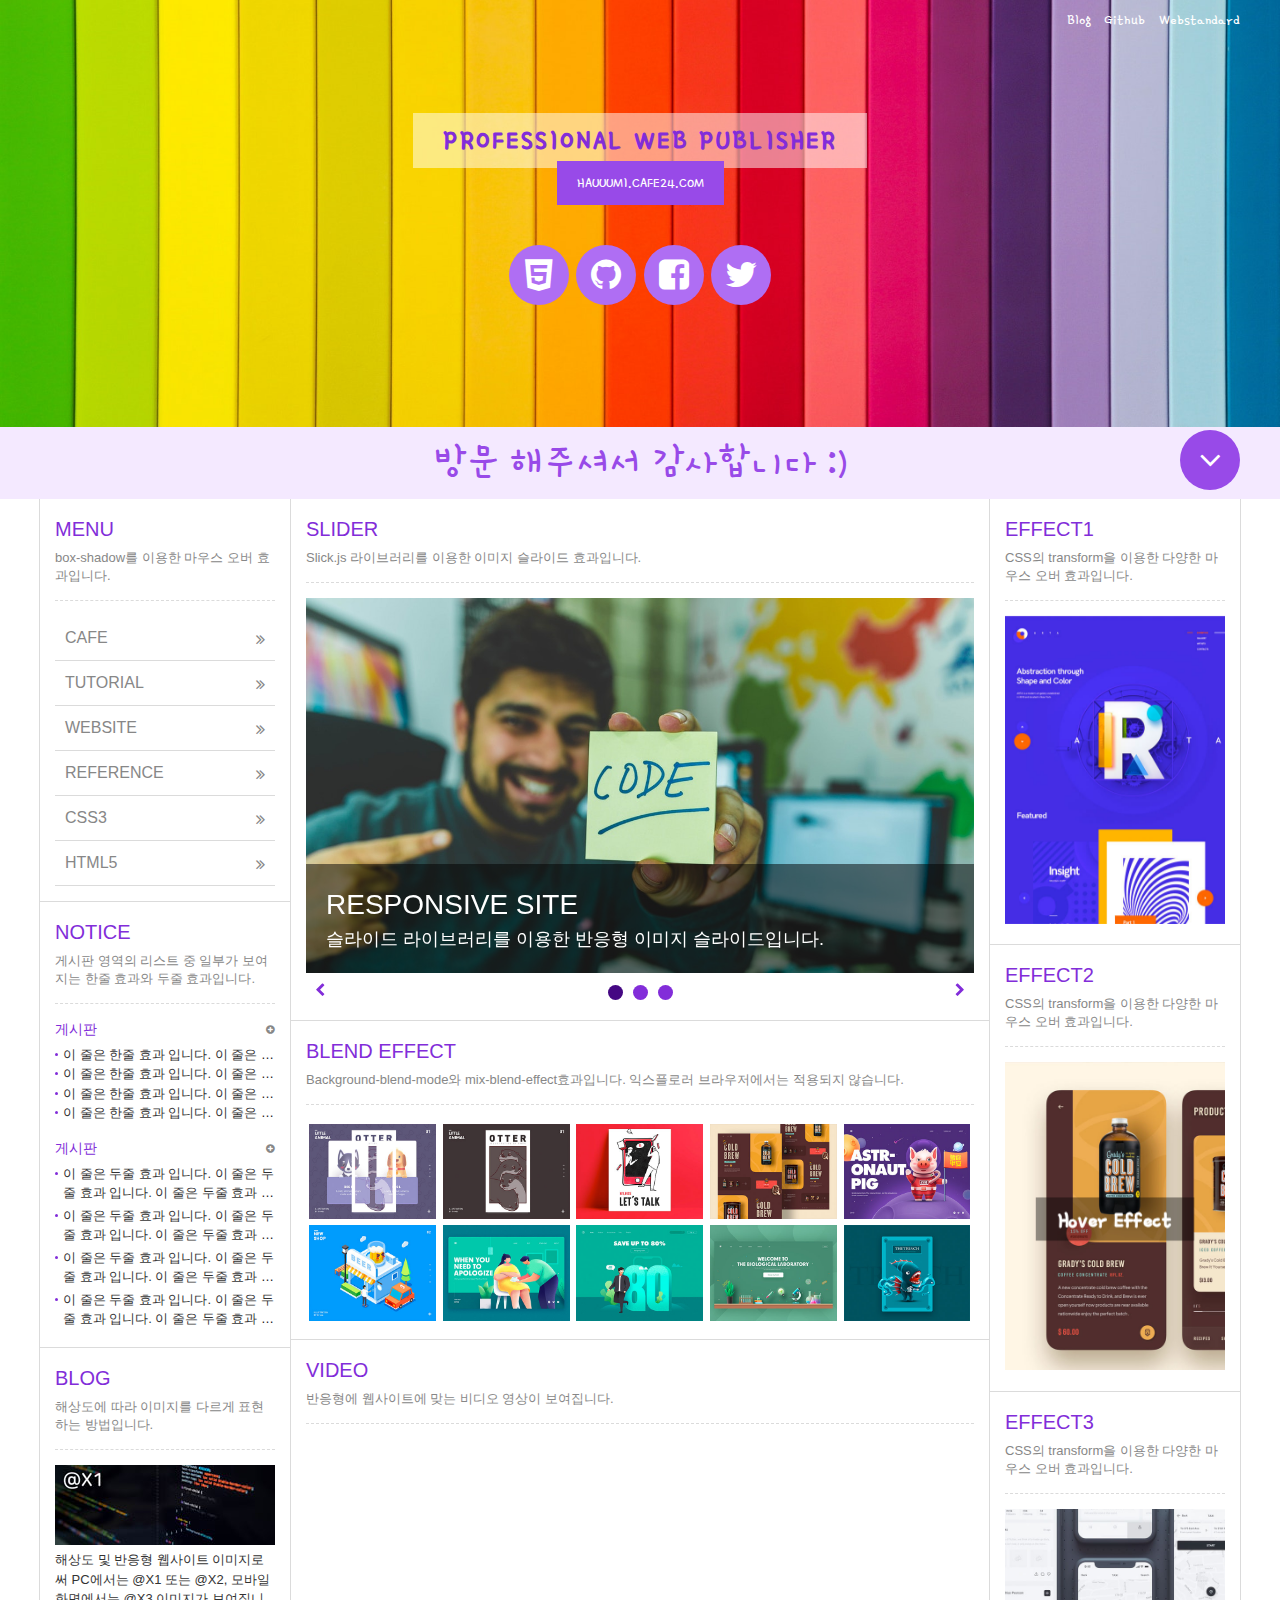
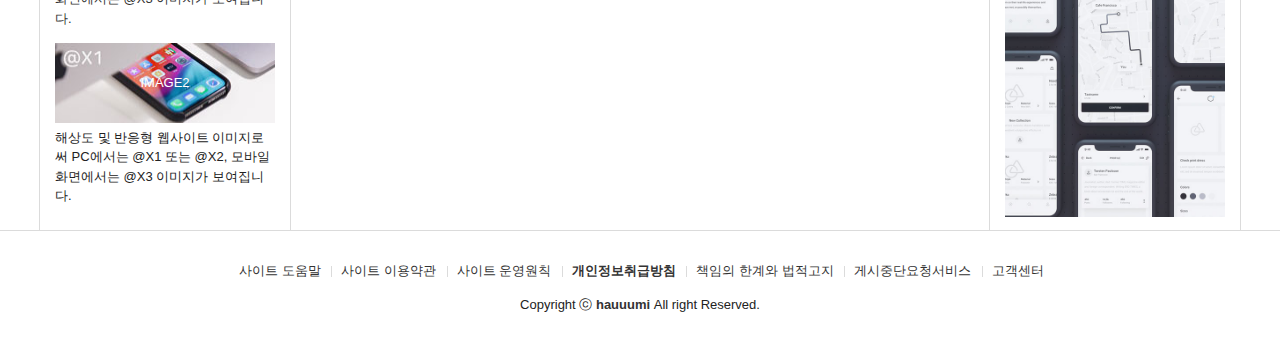
<file: project/Blog/index.html>
<!DOCTYPE html>
<html lang="ko">
<head>
	<meta charset="UTF-8">
    <meta name="viewport" content="initial-scale=1.0, width=device-width">
    <meta name="author" content="hauuumi">
    <meta name="description" content="portfolio">
    <meta name="keywords" content="반응형사이트, 웹퍼블리셔, 웹접근성, portfolio, hauuumi">
    <title>Welcome: This is hauuumi's blog!</title>

	
	<!--	STYLE  -->
	<link rel="stylesheet" href="css/font-awesome.css">
	<link rel="stylesheet" href="css/slick.css">
	<link rel="stylesheet" href="css/lightgallery.css">	
	<link rel="stylesheet" href="css/index.css">
	

	<!--	FAVICON  -->
	<link rel="apple-touch-icon" sizes="57x57" href="icon/apple-icon-57x57.png">
	<link rel="apple-touch-icon" sizes="60x60" href="icon/apple-icon-60x60.png">
	<link rel="apple-touch-icon" sizes="72x72" href="icon/apple-icon-72x72.png">
	<link rel="apple-touch-icon" sizes="76x76" href="icon/apple-icon-76x76.png">
	<link rel="apple-touch-icon" sizes="114x114" href="icon/apple-icon-114x114.png">
	<link rel="apple-touch-icon" sizes="120x120" href="icon/apple-icon-120x120.png">
	<link rel="apple-touch-icon" sizes="144x144" href="icon/apple-icon-144x144.png">
	<link rel="apple-touch-icon" sizes="152x152" href="icon/apple-icon-152x152.png">
	<link rel="apple-touch-icon" sizes="180x180" href="icon/apple-icon-180x180.png">
	<link rel="icon" type="image/png" sizes="192x192"  href="icon/android-icon-192x192.png">
	<link rel="icon" type="image/png" sizes="32x32" href="icon/favicon-32x32.png">
	<link rel="icon" type="image/png" sizes="96x96" href="icon/favicon-96x96.png">
	<link rel="icon" type="image/png" sizes="16x16" href="icon/favicon-16x16.png">


	<!--	HTMLshiv	-->
	<!-- [if lt IE 9] >
		<script src="js/html5shiv.min.js"></script>
		<script type="text/javasript">
			alert("현재 보시는 브라우저는 지원되지않습니다. 최신 브라우저로 업데이트 해주시거나 크롬을 이용 부탁드립니다.")
		</script>
	<![endif]-->
	
	
	<!--   Modernizer	-->
	<script src="js/modernizr-custom.js"></script>
</head>


<body>
	<!--    HEADER	-->
	<header id="header">
		<div class="container">
			<div class="row">
				<div class="header">
					<div class="header_menu">
						<a href="#">Blog</a>
						<a href="#">Github</a>
						<a href="#">Webstandard</a>
					</div>
					<!-- //header_menu -->
					<div class="header_tit">
						<h1>Professional Web publisher</h1><br>
						<a href="http://hauuumi.cafe24.com/index.html">hauuumi.cafe24.com</a>
					</div>
					<!-- //header_tit -->
					<div class="header_icon">
						<ul>
							<li><a href="#"><i class="fa fa-html5"></i><span>Html</span></a></li>
							<li><a href="#"><i class="fa fa-github"></i><span>Github</span></a></li>
							<li><a href="#" class="facebook"><i class="fa fa-facebook-square"></i><span>Facebook</span></a></li>
							<li><a href="#" class="twitter"><i class="fa fa-twitter"></i><span>Twitter</span></a></li>
						</ul>
					</div>
				</div>
			</div>
		</div>
	</header>
	<!-- //HEADER   -->


	<!--	 NAV    -->
	<nav id="nav">
		<div class="container">
			<div class="row">
				<div class="nav">
					<h2 class="ir_so">반응형 사이트 전체 메뉴</h2>
					<div>
			            <h3>HTML Reference</h3>
			            <ol>
			                <li><a href="#">HTML 태그(Tag)</a></li>
			                <li><a href="#">블록 요소/인라인 요소</a></li>
			                <li><a href="#">DTD 선언</a></li>
			                <li><a href="#">언어 속성 설정</a></li>
			                <li><a href="#">HTML&lt;title&gt;</a></li>
			                <li><a href="#">HTML&lt;meta&gt;</a></li>
			                <li><a href="#">특수문자</a></li>
			                <li><a href="#">하이퍼 링크</a></li>
			                <li><a href="#">HTML&lt;style&gt;</a></li>
			                <li><a href="#">HTML&lt;html&gt;</a></li>
			                <li><a href="#">HTML&lt;head&gt;</a></li>
			                <li><a href="#">HTML&lt;div&gt;</a></li>
			                <li><a href="#">HTML&lt;colgroup&gt;</a></li>
			                <li><a href="#">HTML&lt;caption&gt;</a></li>
			            </ol>
				    </div>
			        <div>
			            <h3>CSS Reference</h3>
			            <ol>
			                <li><a href="#">CSS 선택자</a></li>
			                <li><a href="#">CSS 단위</a></li>
			                <li><a href="#">CSS 색상</a></li>
			                <li><a href="#">CSS 선언 방법</a></li>
			                <li><a href="#">상대주소와 절대주소</a></li>
			                <li><a href="#">CSS float</a></li>
			                <li><a href="#">이미지 표현 방법</a></li>
			                <li><a href="#">이미지 스프라이트</a></li>
			                <li><a href="#">IR 효과</a></li>
			                <li><a href="#">이미지 최적화</a></li>
			                <li><a href="#">background-color</a></li>
			                <li><a href="#">border-style</a></li>
			                <li><a href="#">font-size</a></li>
			                <li><a href="#">text-align</a></li>
			            </ol>
			        </div>
			        <div>
			            <h3>Responsive</h3>
			            <ol>
			                <li><a href="#">반응형사이트</a></li>
			                <li><a href="#">미디어쿼리</a></li>
			                <li><a href="#">CSS3</a></li>
			                <li><a href="#">웹 접근성 연구소</a></li>
			                <li><a href="#">네이버 널리</a></li>
			                <li><a href="#">다음 다룸</a></li>
			                <li><a href="#">Webstandard</a></li>
			            </ol>
			        </div>
			    </div>
			</div>
		</div>
	</nav>
	<!-- 	//NAV	-->


	<!--	TITLE	-->
	<article id="title">
		<div class="container">
			<div class="title">
				<h2>방문 해주셔서 감사합니다 :)</h2>
				<a href="#" class="btn">
					<i class="fa fa-angle-down" aria-hidden="true"></i>
					<span class="ir_so">전체메뉴 보기</span>
				</a>
			</div>
		</div>
	</article>
	<!-- //TITLE	 -->


	<!--	CONTENTS   -->
	<main>
		<section id="contents">
			<div class="container">
				<h2 class="ir_so">반응형 사이트 컨텐츠</h2>
				<section id="cont_left">
					<h3 class="ir_so">반응형사이트 왼쪽 컨텐츠</h3>
					<article class="column col1">
						<h4 class="col_title">MENU</h4>
						<p class="col_desc">box-shadow를 이용한 마우스 오버 효과입니다.</p>
						<!--  menu-->
						<div class="menu">
							<ul>
								<li><a href="#">Cafe <i class="fa fa-angle-double-right" aria-hidden="true"></i></a></li>
								<li><a href="#">Tutorial <i class="fa fa-angle-double-right" aria-hidden="true"></i></a></li>
								<li><a href="#">WebSite <i class="fa fa-angle-double-right" aria-hidden="true"></i></a></li>
								<li><a href="#">Reference <i class="fa fa-angle-double-right" aria-hidden="true"></i></a></li>
								<li><a href="#">CSS3 <i class="fa fa-angle-double-right" aria-hidden="true"></i></a></li>
								<li><a href="#">HTML5 <i class="fa fa-angle-double-right" aria-hidden="true"></i></a></li>
							</ul>
						</div>
						<!-- //menu  -->
					</article>
					<!-- //col1 -->
					<article class="column col2">
						<h4 class="col_title">NOTICE</h4>
						<p class="col_desc">게시판 영역의 리스트 중 일부가 보여지는 한줄 효과와 두줄 효과입니다.</p>
						<!-- notice1 -->
						<div class="notice1">
							<h5>게시판</h5>
							<ul>
								<li><a href="#">이 줄은 한줄 효과 입니다. 이 줄은 한줄 효과 입니다. 이 줄은 한줄 효과 입니다. 이 줄은 한줄 효과 입니다.</a></li>
								<li><a href="#">이 줄은 한줄 효과 입니다. 이 줄은 한줄 효과 입니다. 이 줄은 한줄 효과 입니다. 이 줄은 한줄 효과 입니다.</a></li>
								<li><a href="#">이 줄은 한줄 효과 입니다. 이 줄은 한줄 효과 입니다. 이 줄은 한줄 효과 입니다. 이 줄은 한줄 효과 입니다.</a></li>
								<li><a href="#">이 줄은 한줄 효과 입니다. 이 줄은 한줄 효과 입니다. 이 줄은 한줄 효과 입니다. 이 줄은 한줄 효과 입니다.</a></li>
								
							</ul>
							<a href="#" class="more" title="더보기"><i class="fa fa-plus-circle" aria-hidden="true"></i></a>
						</div>
						<!-- //notice1  -->
						<!-- notice2 -->
						<div class="notice2 mt15">
							<h5>게시판</h5>
							<ul> 
								<li>
									<a href="#">이 줄은 두줄 효과 입니다. 이 줄은 두줄 효과 입니다. 이 줄은 두줄 효과 입니다. 이 줄은 두줄 효과 입니다. 이 줄은 두줄 효과 입니다. 이 줄은 두줄 효과 입니다</a>
								</li>
								<li>
									<a href="#">이 줄은 두줄 효과 입니다. 이 줄은 두줄 효과 입니다. 이 줄은 두줄 효과 입니다. 이 줄은 두줄 효과 입니다. 이 줄은 두줄 효과 입니다. 이 줄은 두줄 효과 입니다</a>
								</li>
								<li>
									<a href="#">이 줄은 두줄 효과 입니다. 이 줄은 두줄 효과 입니다. 이 줄은 두줄 효과 입니다. 이 줄은 두줄 효과 입니다. 이 줄은 두줄 효과 입니다. 이 줄은 두줄 효과 입니다</a>
								</li>
								<li>
									<a href="#">이 줄은 두줄 효과 입니다. 이 줄은 두줄 효과 입니다. 이 줄은 두줄 효과 입니다. 이 줄은 두줄 효과 입니다. 이 줄은 두줄 효과 입니다. 이 줄은 두줄 효과 입니다</a>
								</li>
							</ul>
							<a href="#" class="more" title="더보기"><i class="fa fa-plus-circle" aria-hidden="true"></i></a>
						</div>
						<!-- //notice2  -->
					</article>
					<!-- //col2 -->
					<article class="column col3">
						<h4 class="col_title">BLOG</h4>
						<p class="col_desc">해상도에 따라 이미지를 다르게 표현하는 방법입니다.</p>
						<!--	blog1	-->
						<div class="blog1">
							<h5 class="ir_so">Image1</h5>
							<figure>
								<a href="#">
                                	 <img src="img/blog3_@1.jpg" srcset="img/blog3_@1.jpg 1x, img/blog3_@2.jpg 2x, img/blog3_@3.jpg 3x" alt="image">
								    <figcaption>해상도 및 반응형 웹사이트 이미지로써 PC에서는 @X1 또는 @X2, 모바일 화면에서는 @X3 이미지가 보여집니다.</figcaption>
							    </a>
							</figure>
						</div>
						<!--	//blog1	-->
						<!-- 	blog2	-->
						<div class="blog2 mt15">
							<div class="img-retina">
							    <h5>Image2</h5>
							</div>
                            <p>해상도 및 반응형 웹사이트 이미지로써 PC에서는 @X1 또는 @X2, 모바일 화면에서는 @X3 이미지가 보여집니다.</p>
						</div>
						<!--	//blog2	-->
					</article>
					<!--	//col3	-->
				</section>
				
				<section id="cont_center">
					<h3 class="ir_so">반응형사이트 가운데 컨텐츠</h3>
					<article class="column col4">
						<h4 class="col_title">SLIDER</h4>
						<p class="col_desc">Slick.js 라이브러리를 이용한 이미지 슬라이드 효과입니다.</p>
						<!-- image slide -->
						<div class="slider">
							<div>
								<figure>
									<img src="img/responsive03.jpg" alt="imaage">
									<figcaption><em>Responsive Site</em><span>슬라이드 라이브러리를 이용한 반응형 이미지 슬라이드입니다.</span></figcaption>
								</figure>
							</div>
							<div>
								<figure>
									<img src="img/responsive02.jpg" alt="imaage">
									<figcaption><em>Responsive Site</em><span>슬라이드 라이브러리를 이용한 반응형 이미지 슬라이드입니다.</span></figcaption>
								</figure>
							</div>
							<div>
								<figure>
									<img src="img/responsive01.jpg" alt="imaage">
									<figcaption><em>Responsive Site</em><span>슬라이드 라이브러리를 이용한 반응형 이미지 슬라이드입니다.</span></figcaption>
								</figure>
							</div>
						</div>
						<!-- //image slide -->
					</article>
					<!-- //col4 -->
					<article class="column col5">
						<h4 class="col_title">BLEND EFFECT</h4>
						<p class="col_desc">Background-blend-mode와 mix-blend-effect효과입니다. 익스플로러 브라우저에서는 적용되지 않습니다.</p>
						<!-- light box  -->
						<div class="lightbox square clearfix">
							<a href="img/light01_s.jpg"><img src="img/light01.jpg" alt="image"><em>blur</em></a>
							<a href="img/light02_s.jpg"><img src="img/light02.jpg" alt="image"><em>brightness</em></a>
							<a href="img/light03_s.jpg"><img src="img/light03.jpg" alt="image"><em>contrast</em></a>
							<a href="img/light04_s.jpg"><img src="img/light04.jpg" alt="image"><em>grayscale</em></a>
							<a href="img/light05_s.jpg"><img src="img/light05.jpg" alt="image"><em>hue-rotate</em></a>
							<a href="img/light06_s.jpg"><img src="img/light06.jpg" alt="image"><em>invert</em></a>
							<a href="img/light07_s.jpg"><img src="img/light07.jpg" alt="image"><em>opacity</em></a>
							<a href="img/light08_s.jpg"><img src="img/light08.jpg" alt="image"><em>saturate</em></a>
							<a href="img/light09_s.jpg"><img src="img/light09.jpg" alt="image"><em>sepia</em></a>
							<a href="img/light10_s.jpg"><img src="img/light10.jpg" alt="image"><em>mix</em></a>
						</div>
						<!-- //light box  -->
					</article>
					<!-- //col5 -->
					<article class="column col6">
						<h4 class="col_title">VIDEO</h4>
						<p class="col_desc">반응형에 웹사이트에 맞는 비디오 영상이 보여집니다.</p>
						<!-- video  /  일반적인 비디오 삽입할때 -->
							<!-- <video autoplay="autoplay" controls="controls" loop="loop">
								<source src="img/video.mp4" type="video/mp4">
							</video> -->
							<div class="video">
								<iframe width="560" height="315" src="https://www.youtube.com/embed/BoCLdG2x594" frameborder="0" allow="accelerometer; autoplay; encrypted-media; gyroscope; picture-in-picture" allowfullscreen></iframe>
							</div>
						<!-- //video  -->
					</article>
					<!-- //col6 -->
				</section>

				<section id="cont_right">
					<h3 class="ir_so">반응형 사이트 오른쪽 컨텐츠</h3>
					<article class="column col7">
						<h4 class="col_title">EFFECT1</h4>
						<p class="col_desc">CSS의 transform을 이용한 다양한 마우스 오버 효과입니다.</p>
						<!-- side1 -->
						<div class="side1">
							<figure class="front">
								<img src="img/side1.jpg" alt="이미지1">
							</figure>	
							<div class="back">
								<i class="fa fa-heart" aria-hidden="true"></i>
							</div>
						</div>
						<!-- //side1  -->
					</article>
					<!-- //col7 -->
					<article class="column col8">
						<h4 class="col_title">EFFECT2</h4>
						<p class="col_desc">CSS의 transform을 이용한 다양한 마우스 오버 효과입니다.</p>
						<!-- side2 -->
						<div class="side2">
							<figure class="front">
								<img src="img/side4.jpg" alt="이미지1">
								<figcaption>
									<h3>Hover Effect</h3>
								</figcaption>
							</figure>
							<figure class="back">
								<img src="img/side2.jpg" alt="이미지1">
								<figcaption>
									<h3>Hover Effect</h3>
								</figcaption>
							</figure>		
						</div>
						<!-- //side2  -->
					</article>
					<!-- //col8 -->
					<article class="column col9">
						<h4 class="col_title">EFFECT3</h4>
						<p class="col_desc">CSS의 transform을 이용한 다양한 마우스 오버 효과입니다.</p>
						<!-- side3 -->
						<div class="side3">
							<figure>
								<img src="img/side3.jpg" alt="이미지3">
								<figcaption>
									<h3>Hover<em>Effect</em></h3>
								</figcaption>
							</figure>	
						</div>
						<!-- //side3  -->
					</article>
					<!-- //col9 -->
				</section>
			</div>
		</section>
	</main>
	<!--  //CONTENTS   -->


	<!--	FOOTER	   -->
	<footer id="footer">
		<div class="container">
			<div class="row">
				<div class="footer">
					<ul>
						<li><a href="#">사이트 도움말</a></li>
						<li><a href="#">사이트 이용약관</a></li>
						<li><a href="#">사이트 운영원칙</a></li>
						<li><a href="#"><strong>개인정보취급방침</strong></a></li>
						<li><a href="#">책임의 한계와 법적고지</a></li>
						<li><a href="#">게시중단요청서비스</a></li>
						<li><a href="#">고객센터</a></li>
					</ul>
					<address>
						Copyright ⓒ <a href="http://hauuumi.cafe24.com"><strong>hauuumi </strong></a>All right Reserved.
					</address>
				</div>
			</div>
		</div>
	</footer>
	<!--	//FOOTER   -->



	<!--	JAVASCRIPT	-->
	<script src="js/jquery.min_1.12.4.js"></script>
	<script src="js/slick.min.js"></script>
	<script src="js/lightgallery.min.js"></script>
	<script src="js/script.js"></script>
</body>
</html>
</file>
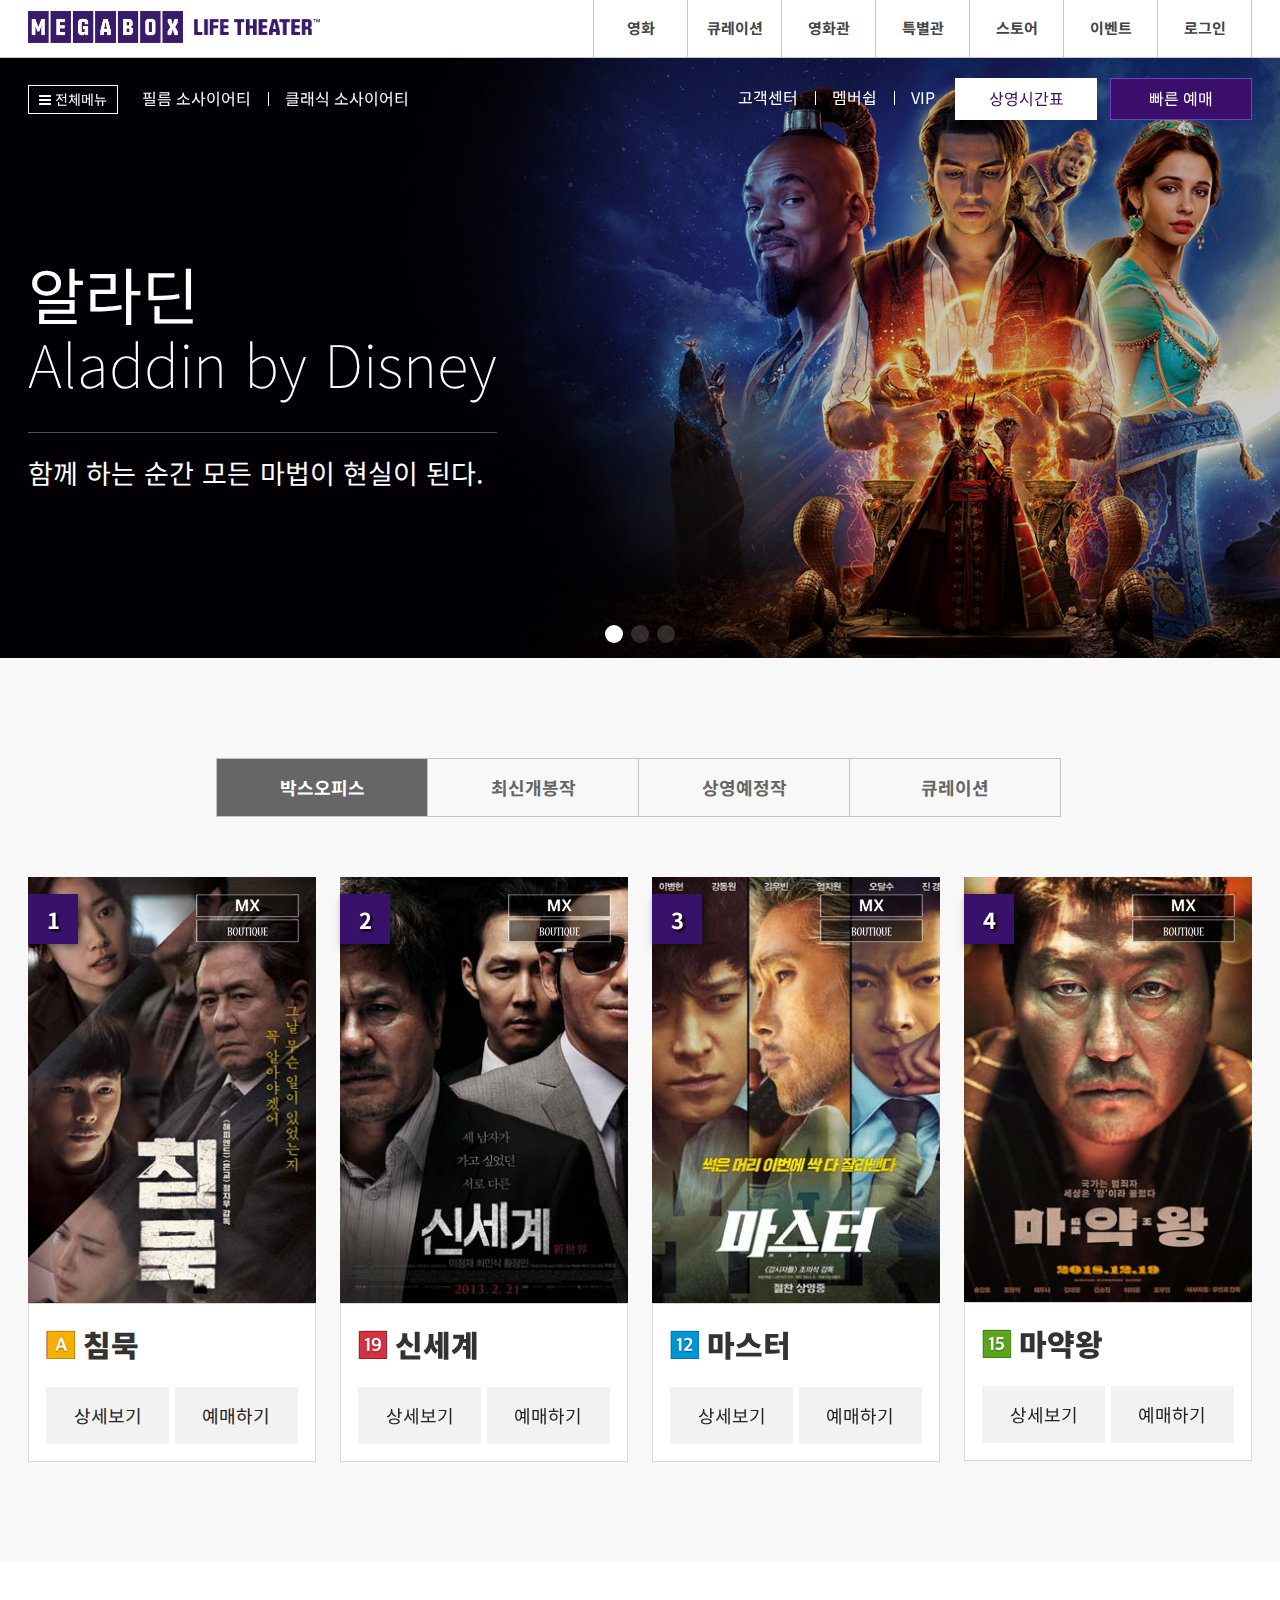
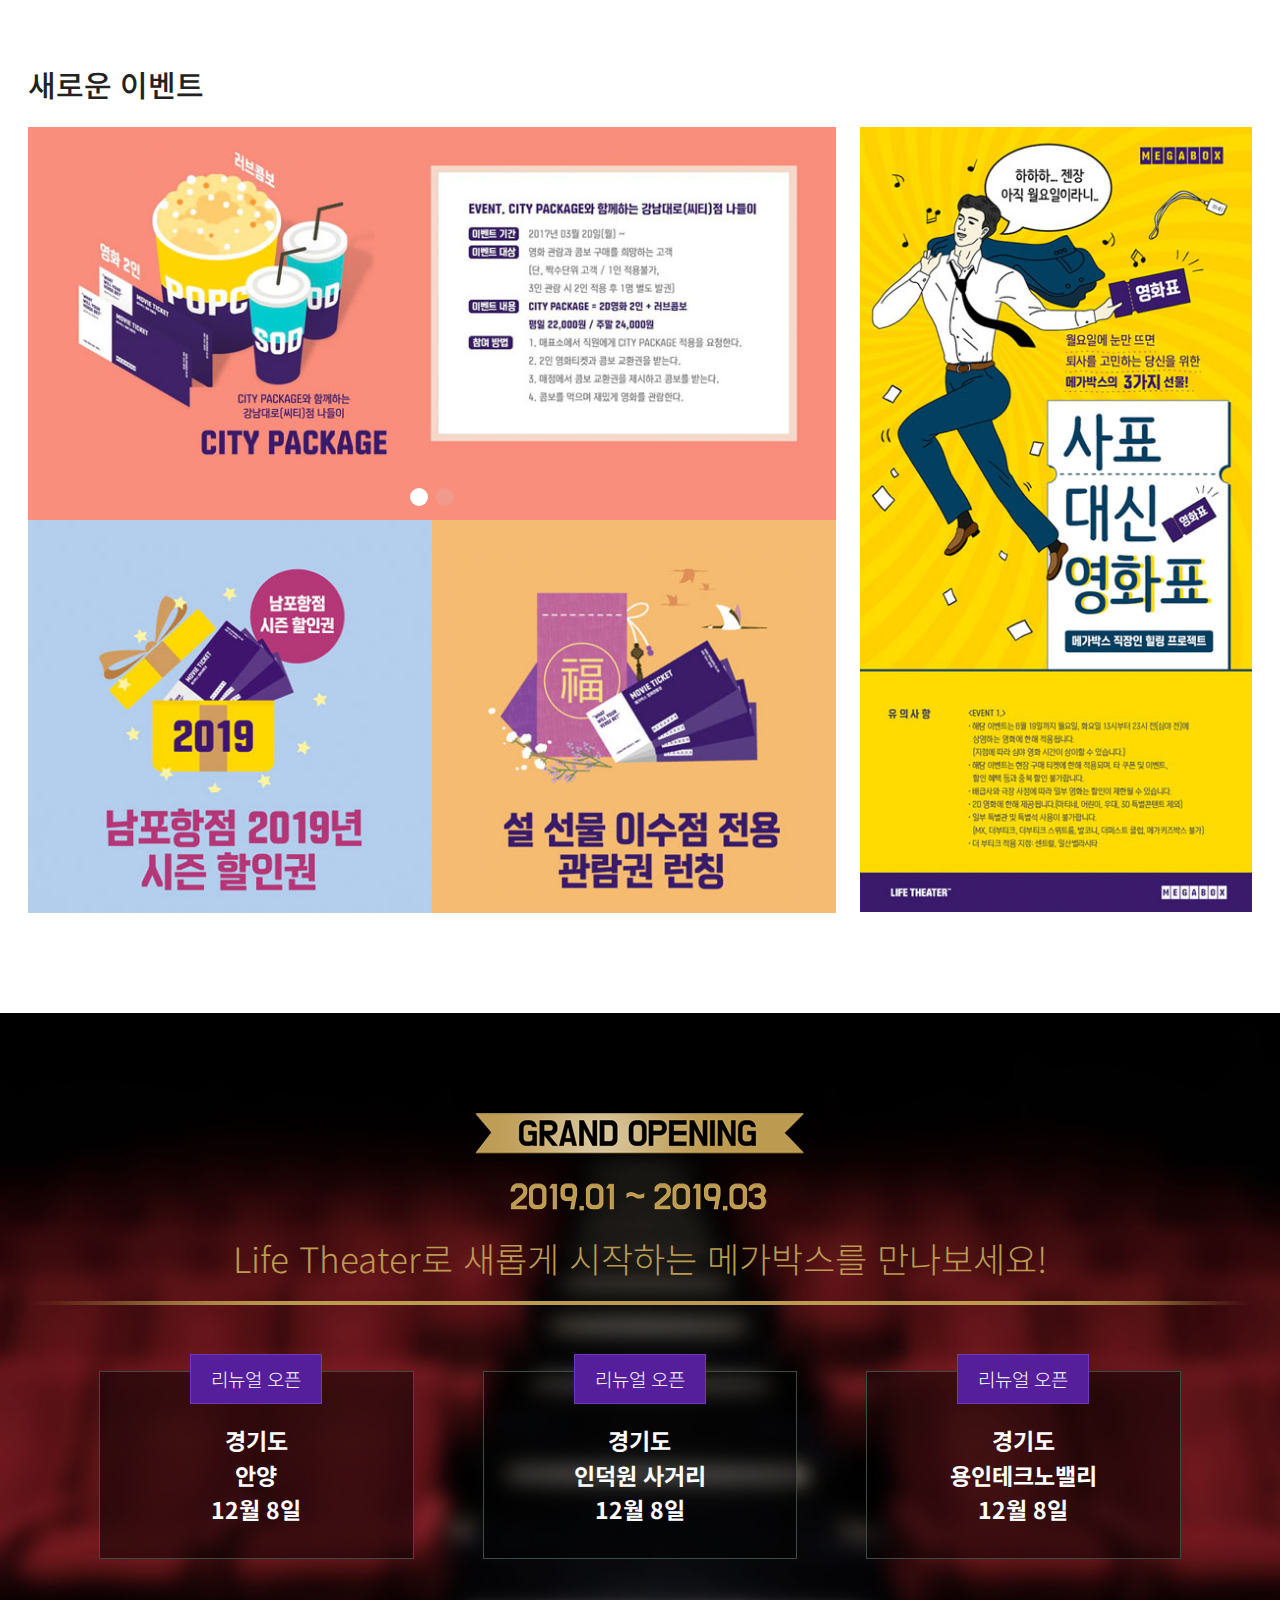
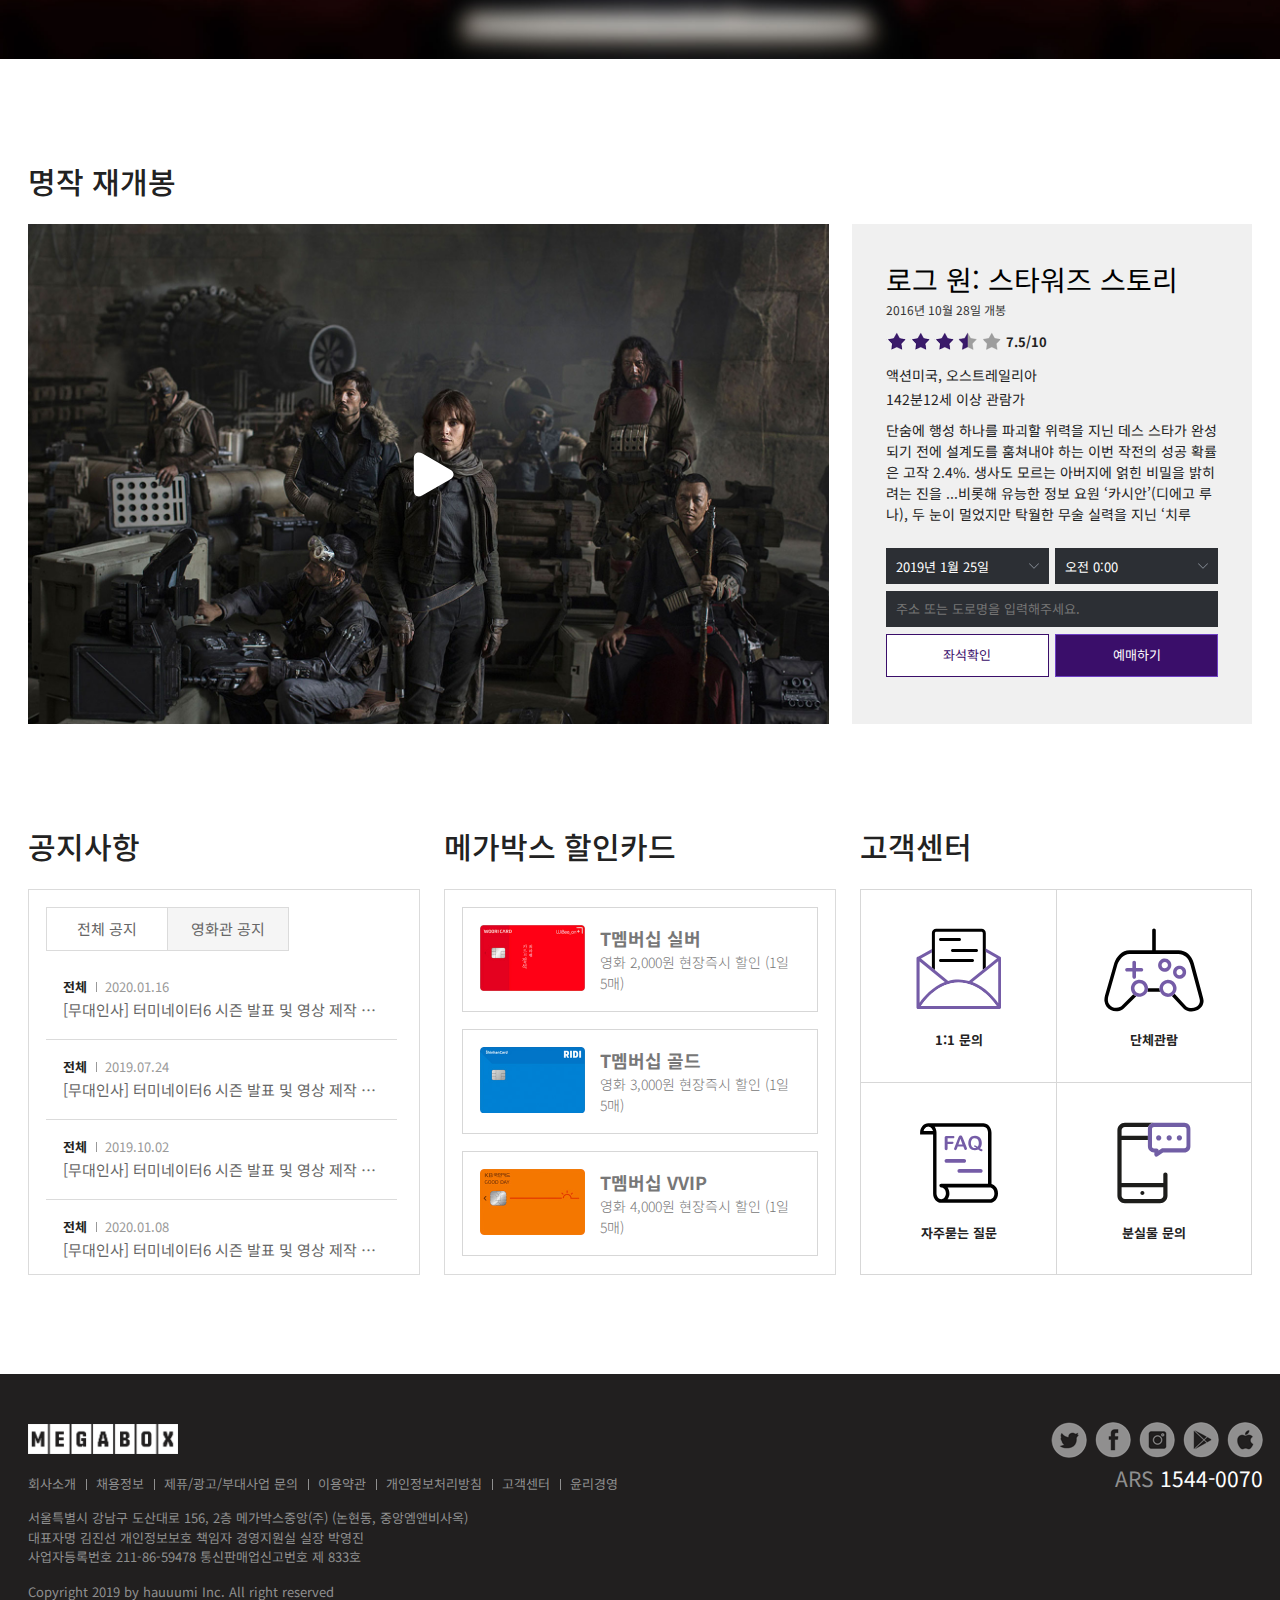
<file: project/Megabox/index.html>
<!DOCTYPE html>
<html lang="ko">
<head>
	<meta charset="UTF-8">
	<meta name="viewport" content="initial-scale=1.0, width=device-width">
	<meta http-equiv="X-UA-Compatible" content="ie=edge">
	<meta name="author" content="hauuumi">
	<meta name="description" content="portfolio, 포트폴리오, hauuumi, web publisher">
	<meta name="keyword" content="메가박스, 영화관 사이트, 포트폴리오, portfolio">
	<title>라이프시어터, 메가박스</title>


    <!-- WEBFONT -->
    <link href="https://fonts.googleapis.com/css?family=Noto+Sans+KR:100,300,400,500,700,900&display=swap&subset=korean" rel="stylesheet">
    

	<!-- SYTLE -->
	<link rel="stylesheet" href="css/swiper.css">
	<link rel="stylesheet" href="css/font-awesome.css">
	<link rel="stylesheet" href="css/style.css">


	<!-- FAVICON -->
	<link rel="shortcut icon" href="icons/favicon.ico">
	<link rel="apple-touch-icon-precomposed" href="icons/favicon_72.png" />
	<link rel="apple-touch-icon-precomposed" sizes="96x96" href="icons/favicon_96.png" />
	<link rel="apple-touch-icon-precomposed" sizes="144x144" href="icons/favicon_144.png" />
	<link rel="apple-touch-icon-precomposed" sizes="192x192" href="icons/favicon_192.png" />


	<!-- HTMLshiv	-->
	<!--[if it IE 9]> ie보다 작을때
		<script src="js/html5shiv.js"></script>
		<script type="text/javascript">
			alert("현재 사용하시는 브라우저는 지원하지 않습니다. 크롬 브라우저를 추천합니다.")
		</script>
	<![endif]-->
	
	

	<!--   Modernizer	-->
	<script src="js/modernizr-custom.js"></script>
	
	
</head>


<body>
	<!--    SKIP MENU    -->
  	<div id="skip">
  		<a rel="bookmark" href="#movie">최신영화소식</a>
  		<a rel="bookmark" href="#event">새로운 이벤트</a>
  		<a rel="bookmark" href="#new">새로운 영화</a>
  	</div>
    <!--    //SKIP       -->
    


    <!--    HEADER      -->
    <header id="header">
        <div class="container">
            <div class="row">
                <div class="header clearfix">
                    <h1>
                        <a href="#">
                            <em><img src="img/logo.png" alt="MEGABOX"></em>   
                            <strong><img src="img/logo-sub.png" alt="LIFE THEATER"></strong>
                        </a>
                    </h1>
                    <nav id="mNav">
                        <h2 class="ir_so">메가박스 전체메뉴</h2>
                        <a href="#" class="ham"><span></span></a>
                    </nav>
                    <nav class="nav">
                        <ul class="clearfix">
                            <li><a href="#">영화</a></li>
                            <li><a href="#">큐레이션</a></li>
                            <li><a href="#">영화관</a></li>
                            <li><a href="#">특별관</a></li>
                            <li><a href="#">스토어</a></li>
                            <li><a href="#">이벤트</a></li>
                            <li><a href="#">로그인</a></li>
                        </ul>
                    </nav>
                </div>
            </div>
        </div>
    </header>
    <!--    //HEADER    -->
    

    
    <!--    SECTION1    BANNER    -->
    <section id="banner">
        <h2 class="ir_so">최신 영화 소식</h2>
        <div class="banner_menu">
            <div class="container">
                <div class="row">
                    <div class="bm_left">
                        <ul>
                            <li class="total"><a href="#"><i class="fa fa-bars" aria-hidden="true"></i> 전체메뉴</a></li>
                            <li class="line"><a href="#">필름 소사이어티</a></li>
                            <li><a href="#">클래식 소사이어티</a></li>
                        </ul>
                    </div>
                    <div class="bm_right">
                        <ul>
                            <li class="line"><a href="#">고객센터</a></li>
                            <li class="line"><a href="#">멤버쉽</a></li>
                            <li><a href="#">VIP</a></li>
                        </ul>
                        <ul>
                            <li class="white"><a href="#">상영시간표</a></li>
                            <li class="purple"><a href="#">빠른 예매</a></li>
                        </ul>
                    </div>
                </div>
            </div>
        </div>
        <div class="slider">
            <div class="swiper-container">
                <div class="swiper-wrapper">
                    <div class="swiper-slide ss1">
                        <div class="container">
                            <div class="row">
                                <h2>알라딘 <em>Aladdin by Disney</em></h2>
                                <p>함께 하는 순간 모든 마법이 현실이 된다.</p>
                            </div>
                        </div>
                    </div>
                    <div class="swiper-slide ss2">
                        <div class="container">
                            <div class="row">
                                <h2>조커 <em>JOKER</em></h2>
                                <p>"상상 그 이상의 전율, 그리고 메세지"</p>
                            </div>
                        </div>
                    </div>
                    <div class="swiper-slide ss3">
                        <div class="container">
                            <div class="row">
                                <h2>캡틴 마블 <em>Captain Marvel</em></h2>
                                <p>새로운 히어로, 어벤져스의 희망</p>
                            </div>
                        </div>
                    </div>
                </div>
                <div class="swiper-pagination"></div>
                <div class="swiper-button-prev"></div>
                <div class="swiper-button-next"></div>
            </div>
        </div>
    </section>
    <!--    //SECTION1            -->
     


    <!--    SECTION2    MOVIE    -->
    <section id="movie">
        <div class="container">
            <div class="row">
                <div class="movie">
                    <h2 class="ir_so">영화 예매</h2>
                    <div class="movie_title">
                        <ul>
                            <li class="active"><a href="#">박스오피스</a></li>
                            <li><a href="#">최신개봉작</a></li>
                            <li><a href="#">상영예정작</a></li>
                            <li><a href="#">큐레이션</a></li>
                        </ul>
                    </div>
                    <div class="movie_chart">
                        <div class="swiper-container2">
                            <div class="chart_cont1 swiper-wrapper">
                                <div class="swiper-slide">
                                    <div class="poster">
                                        <figure>
                                            <img src="img/poster01.jpg" srcset="img/poster01@2.jpg 2x"  alt="침묵">
                                        </figure>
                                        <div class="rank"><strong>1</strong></div>
                                        <div class="mx">
                                            <span class="icon m ir_pm">MX</span>
                                            <span class="icon b ir_pm">Boutique</span>
                                        </div>
                                    </div>
                                    <div class="infor">
                                        <h3><span class="icon all ir_pm">전체관람가</span><strong>침묵</strong></h3>
                                        <div class="infor_btn">
                                            <a href="#">상세보기</a>
                                            <a href="#">예매하기</a>
                                        </div>
                                    </div>
                                </div>
                                <div class="swiper-slide">
                                    <div class="poster">
                                        <figure>
                                            <img src="img/poster02.jpg" srcset="img/poster02@2.jpg 2x"  alt="침묵">
                                        </figure>
                                        <div class="rank"><strong>2</strong></div>
                                        <div class="mx">
                                            <span class="icon m ir_pm">MX</span>
                                            <span class="icon b ir_pm">Boutique</span>
                                        </div>
                                    </div>
                                    <div class="infor">
                                        <h3><span class="icon a12 ir_pm">12세</span> <strong>신세계</strong></h3>
                                        <div class="infor_btn">
                                            <a href="#">상세보기</a>
                                            <a href="#">예매하기</a>
                                        </div>
                                    </div>
                                </div>
                                <div class="swiper-slide">
                                    <div class="poster">
                                        <figure>
                                            <img src="img/poster03.jpg" srcset="img/poster03@2.jpg 2x"  alt="침묵">
                                        </figure>
                                        <div class="rank"><strong>3</strong></div>
                                        <div class="mx">
                                            <span class="icon m ir_pm">MX</span>
                                            <span class="icon b ir_pm">Boutique</span>
                                        </div>
                                    </div>
                                    <div class="infor">
                                        <h3><span class="icon a15 ir_pm">15세</span> <strong>마스터</strong></h3>
                                        <div class="infor_btn">
                                            <a href="#">상세보기</a>
                                            <a href="#">예매하기</a>
                                        </div>
                                    </div>
                                </div>
                                <div class="swiper-slide">
                                    <div class="poster">
                                        <figure>
                                            <img src="img/poster04.jpg" srcset="img/poster04@2.jpg 2x"  alt="침묵">
                                        </figure>
                                        <div class="rank"><strong>4</strong></div>
                                        <div class="mx">
                                            <span class="icon m ir_pm">MX</span>
                                            <span class="icon b ir_pm">Boutique</span>
                                        </div>
                                    </div>
                                    <div class="infor">
                                        <h3><span class="icon a19 ir_pm">19세</span> <strong>마약왕</strong></h3>
                                        <div class="infor_btn">
                                            <a href="#">상세보기</a>
                                            <a href="#">예매하기</a>
                                        </div>
                                    </div>
                                </div>
                                <div class="swiper-slide">
                                    <div class="poster">
                                        <figure>
                                            <img src="img/poster05.jpg" srcset="img/poster05@2.jpg 2x"  alt="침묵">
                                        </figure>
                                        <div class="rank"><strong>5</strong></div>
                                        <div class="mx">
                                            <span class="icon m ir_pm">MX</span>
                                            <span class="icon b ir_pm">Boutique</span>
                                        </div>
                                    </div>
                                    <div class="infor">
                                        <h3><span class="icon a19 ir_pm">19세</span> <strong>HER</strong></h3>
                                        <div class="infor_btn">
                                            <a href="#">상세보기</a>
                                            <a href="#">예매하기</a>
                                        </div>
                                    </div>
                                </div>
                                <div class="swiper-slide">
                                    <div class="poster">
                                        <figure>
                                            <img src="img/poster06.jpg" srcset="img/poster06@2.jpg 2x"  alt="침묵">
                                        </figure>
                                        <div class="rank"><strong>6</strong></div>
                                        <div class="mx">
                                            <span class="icon m ir_pm">MX</span>
                                            <span class="icon b ir_pm">Boutique</span>
                                        </div>
                                    </div>
                                    <div class="infor">
                                        <h3><span class="icon a19 ir_pm">19세</span> <strong>괴물</strong></h3>
                                        <div class="infor_btn">
                                            <a href="#">상세보기</a>
                                            <a href="#">예매하기</a>
                                        </div>
                                    </div>
                                </div>
                                <div class="swiper-slide">
                                    <div class="poster">
                                        <figure>
                                            <img src="img/poster07.jpg" srcset="img/poster07@2.jpg 2x"  alt="침묵">
                                        </figure>
                                        <div class="rank"><strong>7</strong></div>
                                        <div class="mx">
                                            <span class="icon m ir_pm">MX</span>
                                            <span class="icon b ir_pm">Boutique</span>
                                        </div>
                                    </div>
                                    <div class="infor">
                                        <h3><span class="icon a19 ir_pm">19세</span> <strong>꼭두각시</strong></h3>
                                        <div class="infor_btn">
                                            <a href="#">상세보기</a>
                                            <a href="#">예매하기</a>
                                        </div>
                                    </div>
                                </div>
                                <div class="swiper-slide">
                                    <div class="poster">
                                        <figure>
                                            <img src="img/poster08.jpg" srcset="img/poster08@2.jpg 2x"  alt="침묵">
                                        </figure>
                                        <div class="rank"><strong>8</strong></div>
                                        <div class="mx">
                                            <span class="icon m ir_pm">MX</span>
                                            <span class="icon b ir_pm">Boutique</span>
                                        </div>
                                    </div>
                                    <div class="infor">
                                        <h3><span class="icon a19 ir_pm">19세</span> <strong>GET OUT</strong></h3>
                                        <div class="infor_btn">
                                            <a href="#">상세보기</a>
                                            <a href="#">예매하기</a>
                                        </div>
                                    </div>
                                </div>
                            </div>
                        </div>
                        <!--  //chart_cont1    -->

                        <div class="swiper-container2">
                            <div class="chart_cont2 swiper-wrapper">
                                <div class="swiper-slide">
                                    <div class="poster">
                                        <figure>
                                            <img src="img/poster05.jpg" srcset="img/poster05@2.jpg 2x"  alt="침묵">
                                        </figure>
                                        <div class="rank"><strong>1</strong></div>
                                        <div class="mx">
                                            <span class="icon m ir_pm">MX</span>
                                            <span class="icon b ir_pm">Boutique</span>
                                        </div>
                                    </div>
                                    <div class="infor">
                                        <h3><span class="icon all ir_pm">전체관람가</span> <strong>HER</strong></h3>
                                        <div class="infor_btn">
                                            <a href="#">상세보기</a>
                                            <a href="#">예매하기</a>
                                        </div>
                                    </div>
                                </div>
                                <div class="swiper-slide">
                                    <div class="poster">
                                        <figure>
                                            <img src="img/poster06.jpg" srcset="img/poster06@2.jpg 2x"  alt="침묵">
                                        </figure>
                                        <div class="rank"><strong>2</strong></div>
                                        <div class="mx">
                                            <span class="icon m ir_pm">MX</span>
                                            <span class="icon b ir_pm">Boutique</span>
                                        </div>
                                    </div>
                                    <div class="infor">
                                        <h3><span class="icon a12 ir_pm">12세</span> <strong>괴물</strong></h3>
                                        <div class="infor_btn">
                                            <a href="#">상세보기</a>
                                            <a href="#">예매하기</a>
                                        </div>
                                    </div>
                                </div>
                                <div class="swiper-slide">
                                    <div class="poster">
                                        <figure>
                                            <img src="img/poster07.jpg" srcset="img/poster07@2.jpg 2x"  alt="침묵">
                                        </figure>
                                        <div class="rank"><strong>3</strong></div>
                                        <div class="mx">
                                            <span class="icon m ir_pm">MX</span>
                                            <span class="icon b ir_pm">Boutique</span>
                                        </div>
                                    </div>
                                    <div class="infor">
                                        <h3><span class="icon a15 ir_pm">15세</span> <strong>꼭두각시</strong></h3>
                                        <div class="infor_btn">
                                            <a href="#">상세보기</a>
                                            <a href="#">예매하기</a>
                                        </div>
                                    </div>
                                </div>
                                <div class="swiper-slide">
                                    <div class="poster">
                                        <figure>
                                            <img src="img/poster08.jpg" srcset="img/poster08@2.jpg 2x"  alt="침묵">
                                        </figure>
                                        <div class="rank"><strong>4</strong></div>
                                        <div class="mx">
                                            <span class="icon m ir_pm">MX</span>
                                            <span class="icon b ir_pm">Boutique</span>
                                        </div>
                                    </div>
                                    <div class="infor">
                                        <h3><span class="icon a19 ir_pm">19세</span> <strong>GET OUT</strong></h3>
                                        <div class="infor_btn">
                                            <a href="#">상세보기</a>
                                            <a href="#">예매하기</a>
                                        </div>
                                    </div>
                                </div>
                                
                            </div>
                        </div>
                        <!--  //chart_cont2    -->
                        <div class="swiper-container2">
                            <div class="chart_cont3 swiper-wrapper">
                                <div class="swiper-slide">
                                    <div class="poster">
                                    <figure>
                                        <img src="img/poster06.jpg" srcset="img/poster06@2.jpg 2x"  alt="침묵">
                                    </figure>
                                    <div class="rank"><strong>1</strong></div>
                                    <div class="mx">
                                        <span class="icon m ir_pm">MX</span>
                                        <span class="icon b ir_pm">Boutique</span>
                                    </div>
                                </div>
                                    <div class="infor">
                                    <h3><span class="icon a12 ir_pm">12세</span> <strong>괴물</strong></h3>
                                    <div class="infor_btn">
                                        <a href="#">상세보기</a>
                                        <a href="#">예매하기</a>
                                    </div>
                                </div>
                                </div>
                                <div class="swiper-slide">
                                    <div class="poster">
                                    <figure>
                                        <img src="img/poster07.jpg" srcset="img/poster07@2.jpg 2x"  alt="침묵">
                                    </figure>
                                    <div class="rank"><strong>2</strong></div>
                                    <div class="mx">
                                        <span class="icon m ir_pm">MX</span>
                                        <span class="icon b ir_pm">Boutique</span>
                                    </div>
                                </div>
                                    <div class="infor">
                                        <h3><span class="icon a12 ir_pm">12세</span> <strong>꼭두각시</strong></h3>
                                        <div class="infor_btn">
                                            <a href="#">상세보기</a>
                                            <a href="#">예매하기</a>
                                        </div>
                                    </div>
                                </div>
                                <div class="swiper-slide">
                                    <div class="poster">
                                        <figure>
                                            <img src="img/poster03.jpg" srcset="img/poster03@2.jpg 2x"  alt="침묵">
                                        </figure>
                                        <div class="rank"><strong>3</strong></div>
                                        <div class="mx">
                                            <span class="icon m ir_pm">MX</span>
                                            <span class="icon b ir_pm">Boutique</span>
                                        </div>
                                    </div>
                                    <div class="infor">
                                        <h3><span class="icon a15 ir_pm">15세</span> <strong>마스터</strong></h3>
                                        <div class="infor_btn">
                                            <a href="#">상세보기</a>
                                            <a href="#">예매하기</a>
                                        </div>
                                    </div>
                                </div>
                                <div class="swiper-slide">
                                    <div class="poster">
                                        <figure>
                                            <img src="img/poster04.jpg" srcset="img/poster04@2.jpg 2x"  alt="침묵">
                                        </figure>
                                        <div class="rank"><strong>4</strong></div>
                                        <div class="mx">
                                            <span class="icon m ir_pm">MX</span>
                                            <span class="icon b ir_pm">Boutique</span>
                                        </div>
                                    </div>
                                    <div class="infor">
                                        <h3><span class="icon a19 ir_pm">19세</span> <strong>마약왕</strong></h3>
                                        <div class="infor_btn">
                                            <a href="#">상세보기</a>
                                            <a href="#">예매하기</a>
                                        </div>
                                    </div>
                                </div>
                                <div class="swiper-slide">
                                    <div class="poster">
                                        <figure>
                                            <img src="img/poster02.jpg" srcset="img/poster02@2.jpg 2x"  alt="침묵">
                                        </figure>
                                        <div class="rank"><strong>4</strong></div>
                                        <div class="mx">
                                            <span class="icon m ir_pm">MX</span>
                                            <span class="icon b ir_pm">Boutique</span>
                                        </div>
                                    </div>
                                    <div class="infor">
                                        <h3><span class="icon a19 ir_pm">19세</span> <strong>신세계</strong></h3>
                                        <div class="infor_btn">
                                            <a href="#">상세보기</a>
                                            <a href="#">예매하기</a>
                                        </div>
                                    </div>
                                </div>
                            </div>
                        </div>
                        <!--  //chart_cont3    -->
                        <div class="swiper-container2">
                            <div class="chart_cont4 swiper-wrapper">
                                <div class="swiper-slide">
                                    <div class="poster">
                                        <figure>
                                            <img src="img/poster05.jpg" srcset="img/poster05@2.jpg 2x"  alt="침묵">
                                        </figure>
                                        <div class="rank"><strong>1</strong></div>
                                        <div class="mx">
                                            <span class="icon m ir_pm">MX</span>
                                            <span class="icon b ir_pm">Boutique</span>
                                        </div>
                                    </div>
                                    <div class="infor">
                                        <h3><span class="icon all ir_pm">전체관람가</span> <strong>HER</strong></h3>
                                        <div class="infor_btn">
                                            <a href="#">상세보기</a>
                                            <a href="#">예매하기</a>
                                        </div>
                                    </div>
                                </div>
                                <div class="swiper-slide">
                                    <div class="poster">
                                        <figure>
                                            <img src="img/poster08.jpg" srcset="img/poster08@2.jpg 2x"  alt="침묵">
                                        </figure>
                                        <div class="rank"><strong>2</strong></div>
                                        <div class="mx">
                                            <span class="icon m ir_pm">MX</span>
                                            <span class="icon b ir_pm">Boutique</span>
                                        </div>
                                    </div>
                                    <div class="infor">
                                        <h3><span class="icon a12 ir_pm">12세</span><strong>GET OUT</strong></h3>
                                        <div class="infor_btn">
                                            <a href="#">상세보기</a>
                                            <a href="#">예매하기</a>
                                        </div>
                                    </div>
                                </div>
                                <div class="swiper-slide">
                                    <div class="poster">
                                        <figure>
                                            <img src="img/poster09.jpg" srcset="img/poster09@2.jpg 2x"  alt="침묵">
                                        </figure>
                                        <div class="rank"><strong>3</strong></div>
                                        <div class="mx">
                                            <span class="icon m ir_pm">MX</span>
                                            <span class="icon b ir_pm">Boutique</span>
                                        </div>
                                    </div>
                                    <div class="infor">
                                        <h3><span class="icon a15 ir_pm">15세</span> <strong>문라이트</strong></h3>
                                        <div class="infor_btn">
                                            <a href="#">상세보기</a>
                                            <a href="#">예매하기</a>
                                        </div>
                                    </div>
                                </div>
                                <div class="swiper-slide">
                                    <div class="poster">
                                        <figure>
                                            <img src="img/poster08.jpg" srcset="img/poster08@2.jpg 2x"  alt="침묵">
                                        </figure>
                                        <div class="rank"><strong>4</strong></div>
                                        <div class="mx">
                                            <span class="icon m ir_pm">MX</span>
                                            <span class="icon b ir_pm">Boutique</span>
                                        </div>
                                    </div>
                                    <div class="infor">
                                        <h3><span class="icon a19 ir_pm">19세</span> <strong>GET OUT</strong></h3>
                                        <div class="infor_btn">
                                            <a href="#">상세보기</a>
                                            <a href="#">예매하기</a>
                                        </div>
                                    </div>
                                </div>
                            </div>
                        </div>
                        <!--  //chart_cont4    -->
                    </div>
                </div>
            </div>
        </div>
    </section>
    <!--    //SECTION2           -->
    
    

    <!--    SECTION3    EVENT    -->
    <section id="event">
    	<div class="container">
    		<div class="row">
    			<div class="event">
    				<h2>새로운 이벤트</h2>
    				<div class="event_left">
    					<div class="event_slider swiper-container3">
    						<div class="swiper-wrapper">
    							<div class="swiper-slide">
    								<img src="img/event01.jpg" srcset="img/event01@2.jpg 2x" alt="시티 패키지">
								</div>
   								<div class="swiper-slide">
    								<img src="img/event01.jpg" srcset="img/event01@2.jpg 2x" alt="시티 패키지">
								</div>
    						</div>
    						<div class="swiper-pagination"></div>
    					</div>
    					<div class="event_box1">
    						<img src="img/event02.jpg" srcset="img/event02@2.jpg 2x" alt="남포항점 2019+ 시즌할인권">
    					</div>
    					<div class="event_box2">
    						<img src="img/event03.jpg" srcset="img/event03@2.jpg 2x" alt="설 선물 이수점 전용 관람권 런칭">
    					</div>
    				</div>
    				<div class="event_right">
    					<img src="img/event04.jpg" srcset="img/event04@2.jpg 2x" alt="사표 대신 영화표">
    				</div>
    			</div>
    		</div>
    	</div>
    </section>
    <!--    //SECTION3           -->
    


    <!--    SECTION4    OPENING  -->
    <section id="opening">
        <div class="container">
            <div class="row">
                <div class="opening">
                    <h2><span class="grand icon ir_pm">Grand Opening</span></h2>
                    <strong class="date icon ir_pm">2018.01 ~ 2019.03</strong>
                    <p class="desc">Life Theater로 새롭게 시작하는 메가박스를 만나보세요!</p>
                    <div class="open_box">
                        <div>
                            <h3>리뉴얼 오픈</h3>
                            <p><em>경기도</em><strong>안양</strong>12월 8일</p>
                        </div>
                        <div>
                            <h3>리뉴얼 오픈</h3>
                            <p><em>경기도</em><strong>인덕원 사거리</strong>12월 8일</p>
                        </div>
                        <div>
                            <h3>리뉴얼 오픈</h3>
                            <p><em>경기도</em><strong>용인테크노밸리</strong>12월 8일</p>
                        </div>
                    </div>
                </div>
            </div>
        </div>
    </section>
    <!--    //SECTION4           -->
   

   
    <!--    SECTION5    NEW     -->
    <section id="new">
        <div class="container">
            <div class="row">
                <div class="new">
                    <h2>명작 재개봉</h2>
                    <div class="new_left">
                        <div class="play" id="showTrailer" data-youtube="F1239ZePXfM">
                            <svg version="1.1" xmlns="http://www.w3.org/2000/svg" xmlns:xlink="http://www.w3.org/1999/xlink" x="0px" y="0px"
                            viewBox="0 0 120 120" style="enable-background:new 0 0 120 120;" xml:space="preserve">
                                <circle class="st0" cx="60" cy="60.4" r="56"/>
                                <path class="st1" d="M81,65.4c4.8-2.8,4.8-7.2,0-10L53.5,39.6c-4.8-2.8-8.7-0.5-8.7,5v31.7c0,5.5,3.9,7.8,8.7,5L81,65.4z"/>
                            </svg>
                        </div>
                    </div>
                    <div class="new_right">
                        <h3 class="title">로그 원: 스타워즈 스토리</h3>
                        <span class="release">2016년 10월 28일 개봉</span>
                        <div class="star">
                            <span class="icon star1"></span>
                            <span class="icon star1"></span>
                            <span class="icon star1"></span>
                            <span class="icon star2"></span>
                            <span class="icon star0"></span>
                            <strong>7.5/10</strong>
                        </div>
                        <ul class="summary">
                            <li class="genre"><span class="bar">액션</span><span>미국, 오스트레일리아</span></li>
                            <li class="age"><span class="bar">142분</span><span>12세 이상 관람가</span></li>
                            <li class="desc">단숨에 행성 하나를 파괴할 위력을 지닌 데스 스타가 완성되기 전에 설계도를 훔쳐내야 하는 이번 작전의 성공 확률은 고작 2.4%. 생사도 모르는 아버지에 얽힌 비밀을 밝히려는 진을 ...비롯해 유능한 정보 요원 ‘카시안’(디에고 루나), 두 눈이 멀었지만 탁월한 무술 실력을 지닌 ‘치루트’(견자단), 전투 베테랑 ‘베이즈’, 파일럿 ‘보디’, 시니컬한 드로이드 ‘K-2SO’까지 합류, 거대한 전쟁을 끝낼 ‘로그 원’이 이끄는 가장 비밀스런 작전이 시작되는데…</li>
                        </ul>
                        <div class="select">
                            <div class="s1">
                                <label for="udate" class="ir_so">날짜</label>
                                <input type="text" id="udate" name="udate" value="2019년 1월 25일" class="ui_select2">
                            </div>
                            <div class="s2">
                                <label for="utime" class="ir_so">시간</label>
                                <select id="utime" name="utime" class="ui_select2">
                                    <option value="오전 0:00">오전 0:00</option>
                                    <option value="오전 1:00">오전 1:00</option>
                                    <option value="오전 2:00">오전 2:00</option>
                                    <option value="오전 3:00">오전 3:00</option>
                                    <option value="오전 4:00">오전 4:00</option>
                                    <option value="오전 5:00">오전 5:00</option>
                                    <option value="오전 6:00">오전 6:00</option>
                                    <option value="오전 7:00">오전 7:00</option>
                                    <option value="오전 8:00">오전 8:00</option>
                                    <option value="오전 9:00">오전 9:00</option>
                                    <option value="오전 10:00">오전 10:00</option>
                                    <option value="오전 11:00">오전 11:00</option>
                                    <option value="오전 12:00">오전 12:00</option>
                                    <option value="오후 1:00">오후 1:00</option>
                                    <option value="오후 2:00">오후 2:00</option>
                                    <option value="오후 3:00">오후 3:00</option>
                                    <option value="오후 4:00">오후 4:00</option>
                                    <option value="오후 5:00">오후 5:00</option>
                                    <option value="오후 6:00">오후 6:00</option>
                                    <option value="오후 7:00">오후 7:00</option>
                                    <option value="오후 8:00">오후 8:00</option>
                                    <option value="오후 9:00">오후 9:00</option>
                                    <option value="오후 10:00">오후 10:00</option>
                                    <option value="오후 11:00">오후 11:00</option>
                                    <option value="오후 12:00">오후 12:00</option>
                                </select>
                            </div>
                            <div class="s3">
                                <label for="utext" class="ir_so">주소 또는 도로명을 입력해주세요.</label>
                                <input type="text" id="utext" name="utext" class="ui_input3" placeholder="주소 또는 도로명을 입력해주세요.">
                            </div>
                        </div>
                        <div class="btn">
                            <a href="#" class="white">좌석확인</a>
                            <a href="#" class="purple">예매하기</a>
                        </div>
                    </div>
                </div>
            </div>
        </div>
    </section>
    <!--    //SECTION5          -->
	
	

    <!--    SECTION6    HELP    -->
	<section id="help">
        <h2 class="ir_so">공지사항</h2>
		<div class="container">
			<div class="row">
				<div class="help clearfix">
					<article class="help_box1">
						<h3>공지사항</h3>
						<div class="notice">
							<ul>
								<li class="active"><a href="#">전체 공지</a>
									<ul>
										<li>
                                            <dl>
                                                <dt><strong class="bar">전체</strong> <em>2020.01.16</em></dt>
                                                <dd><a href="#">[무대인사] 터미네이터6 시즌 발표 및 영상 제작 10주년 기념 라이브 쇼</a></dd>
                                            </dl>
                                        </li>
                                        <li>
                                            <dl>
                                                <dt><strong class="bar">전체</strong> <em>2019.07.24</em></dt>
                                                <dd><a href="#">[무대인사] 터미네이터6 시즌 발표 및 영상 제작 10주년 기념 라이브 쇼</a></dd>
                                            </dl>
                                        </li>
                                        <li>
                                            <dl>
                                                <dt><strong class="bar">전체</strong> <em>2019.10.02</em></dt>
                                                <dd><a href="#">[무대인사] 터미네이터6 시즌 발표 및 영상 제작 10주년 기념 라이브 쇼</a></dd>
                                            </dl>
                                        </li>
                                        <li>
                                            <dl>
                                                <dt><strong class="bar">전체</strong> <em>2020.01.08</em></dt>
                                                <dd><a href="#">[무대인사] 터미네이터6 시즌 발표 및 영상 제작 10주년 기념 라이브 쇼</a></dd>
                                            </dl>
                                        </li>
									</ul>
								</li>
								<li><a href="#">영화관 공지</a>
									<ul>
										<li>
                                            <dl>
                                                <dt><strong class="bar">안양</strong> <em>2019.09.28</em></dt>
                                                <dd><a href="#">[영화인사] 터미네이터6 시즌 발표 및 영상 제작 10주년 기념 라이브 쇼</a></dd>
                                            </dl>
                                        </li>
                                        <li>
                                            <dl>
                                                <dt><strong class="bar">인덕원</strong> <em>2020.01.24</em></dt>
                                                <dd><a href="#">[영화인사] 터미네이터6 시즌 발표 및 영상 제작 10주년 기념 라이브 쇼</a></dd>
                                            </dl>
                                        </li>
                                        <li>
                                            <dl>
                                                <dt><strong class="bar">서울</strong> <em>2019.12.07</em></dt>
                                                <dd><a href="#">[영화인사] 터미네이터6 시즌 발표 및 영상 제작 10주년 기념 라이브 쇼</a></dd>
                                            </dl>
                                        </li>
                                        <li>
                                            <dl>
                                                <dt><strong class="bar">전체</strong> <em>2020.02.28</em></dt>
                                                <dd><a href="#">[영화인사] 터미네이터6 시즌 발표 및 영상 제작 10주년 기념 라이브 쇼</a></dd>
                                            </dl>
                                        </li>
									</ul>
								</li>
							</ul>
						</div>
					</article>
					<article class="help_box2">
						<h3>메가박스 할인카드</h3>
						<div class="card">
							<ul>
								<li>
									<a href="#">
										<span><img src="img/card01.jpg" srcset="img/card01@2.jpg" alt=""></span>
										<strong>T멤버십 실버</strong>
										<em>영화 2,000원 현장즉시 할인 (1일 5매)</em>
									</a>
								</li>
								<li>
									<a href="#">
										<span><img src="img/card02.jpg" srcset="img/card02@2.jpg" alt=""></span>
										<strong>T멤버십 골드</strong>
										<em>영화 3,000원 현장즉시 할인 (1일 5매)</em>
									</a>
								</li>
								<li>
									<a href="#">
										<span><img src="img/card03.jpg" srcset="img/card03@2.jpg" alt=""></span>
										<strong>T멤버십 VVIP</strong>
										<em>영화 4,000원 현장즉시 할인 (1일 5매)</em>
									</a>
								</li> 
							</ul>
						</div>
					</article>
					<article class="help_box3">
						<h3>고객센터</h3>
						<div class="service">
                            <ul>
                                <li>
                                    <a href="#">
                                        <span class="img_svg">
                                            <svg version="1.1" xmlns="http://www.w3.org/2000/svg" xmlns:xlink="http://www.w3.org/1999/xlink" x="0px" y="0px"
                                                    viewBox="0 0 120 120" style="enable-background:new 0 0 120 120;" xml:space="preserve">
                                                <g>
                                                    <polygon style="fill:none;" points="86.9,57.4 98.1,48.3 97.9,48.2 86.9,48.2"/>
                                                    <polygon style="fill:none;" points="22.5,48.2 21.9,48.6 32.9,57.6 32.9,48.2"/>
                                                    <polygon style="fill:#FFFFFF;" points="97.9,48.2 86.9,42 86.9,48.2"/>
                                                    <polygon style="fill:#FFFFFF;" points="32.9,42.4 22.5,48.2 32.9,48.2"/>
                                                    <path style="fill:#FFFFFF;" d="M83.9,23c0-0.7-0.6-1.3-1.3-1.3H37.2c-0.7,0-1.3,0.6-1.3,1.3v37L49.2,71c3.2-0.9,6.7-1.4,10.3-1.4
                                                        c3.5,0,7,0.5,10.5,1.5l13.9-11.2V23z M52,40.5c0-0.8,0.7-1.5,1.5-1.5h24c0.8,0,1.5,0.7,1.5,1.5S78.3,42,77.5,42h-24
                                                        C52.7,42,52,41.3,52,40.5z M41.5,31c-0.8,0-1.5-0.7-1.5-1.5s0.7-1.5,1.5-1.5h19c0.8,0,1.5,0.7,1.5,1.5S61.3,31,60.5,31H41.5z
                                                            M73.5,52h-32c-0.8,0-1.5-0.7-1.5-1.5s0.7-1.5,1.5-1.5h32c0.8,0,1.5,0.7,1.5,1.5S74.3,52,73.5,52z"/>
                                                    <path d="M32.9,42.4v5.8v9.4l3,2.5V23c0-0.7,0.6-1.3,1.3-1.3h45.3c0.7,0,1.3,0.6,1.3,1.3v36.8l3-2.4v-9.2V42v-3.4V23
                                                        c0-2.4-1.9-4.3-4.3-4.3H37.2c-2.4,0-4.3,1.9-4.3,4.3v15.9V42.4z"/>
                                                    <path style="fill:#FFFFFF;" d="M73.4,72.1c6,2.3,11.8,6,17.2,11.1c3.8,3.6,6.7,7.1,8.5,9.7V51.4L73.4,72.1z"/>
                                                    <path style="fill:#FFFFFF;" d="M20.6,51.4v41.3c4-5.7,12.6-16,25.2-20.7L20.6,51.4z"/>
                                                    <path style="fill:#755CA7;" d="M101.6,47.1l0.1-0.2l-14.9-8.4V42l11.1,6.2l0.2,0.1l-11.3,9.1l-3,2.4L70,71c-3.4-1-6.9-1.5-10.5-1.5
                                                        c-3.7,0-7.1,0.5-10.3,1.4L35.9,60l-3-2.5l-11-9l0.6-0.3l10.4-5.8v-3.4L19,46.7c-0.2,0-0.4,0-0.6,0.1c-0.5,0.2-0.9,0.8-0.9,1.4v49.3
                                                        c0,0.8,0.7,1.5,1.5,1.5h0.2h81.1h0.2c0.8,0,1.5-0.7,1.5-1.5V48.2C102.1,47.8,102,47.4,101.6,47.1z M99.1,92.9
                                                        c-1.9-2.6-4.7-6.1-8.5-9.7c-5.4-5.1-11.2-8.8-17.2-11.1l25.8-20.8V92.9z M97.7,96H22c4.2-6.2,17.5-23.5,37.5-23.5
                                                        C79.6,72.5,93.3,89.7,97.7,96z M20.6,92.7V51.4L45.8,72C33.2,76.8,24.6,87,20.6,92.7z"/>
                                                    <path style="fill:#FFFFFF;" d="M59.5,72.5c-20,0-33.4,17.2-37.5,23.5h75.7C93.3,89.7,79.6,72.5,59.5,72.5z"/>
                                                    <path d="M62,29.5c0-0.8-0.7-1.5-1.5-1.5h-19c-0.8,0-1.5,0.7-1.5,1.5s0.7,1.5,1.5,1.5h19C61.3,31,62,30.3,62,29.5z"/>
                                                    <path d="M77.5,42c0.8,0,1.5-0.7,1.5-1.5S78.3,39,77.5,39h-24c-0.8,0-1.5,0.7-1.5,1.5s0.7,1.5,1.5,1.5H77.5z"/>
                                                    <path d="M73.5,49h-32c-0.8,0-1.5,0.7-1.5,1.5s0.7,1.5,1.5,1.5h32c0.8,0,1.5-0.7,1.5-1.5S74.3,49,73.5,49z"/>
                                                </g>
                                            </svg>
                                        </span>
                                        <strong>1:1 문의</strong>
                                    </a>
                                </li>
                                <li>
                                    <a href="#">
                                        <span class="img_svg">
                                            <svg version="1.1" xmlns="http://www.w3.org/2000/svg" xmlns:xlink="http://www.w3.org/1999/xlink" x="0px" y="0px"
                                                viewBox="0 0 120 120" style="enable-background:new 0 0 120 120;" xml:space="preserve">
                                                <g>
                                                    <polygon style="fill:none;" points="199.9,54.4 211.1,45.3 210.9,45.2 199.9,45.2  "/>
                                                    <polygon style="fill:none;" points="135.5,45.2 134.9,45.6 145.9,54.6 145.9,45.2  "/>
                                                    <polygon style="fill:#FFFFFF;" points="210.9,45.2 199.9,39 199.9,45.2  "/>
                                                    <polygon style="fill:#FFFFFF;" points="145.9,39.4 135.5,45.2 145.9,45.2  "/>
                                                    <path style="fill:#FFFFFF;" d="M196.9,20c0-0.7-0.6-1.3-1.3-1.3h-45.3c-0.7,0-1.3,0.6-1.3,1.3v37L162.2,68c3.2-0.9,6.7-1.4,10.3-1.4
                                                        c3.5,0,7,0.5,10.5,1.5l13.9-11.2V20z M165,37.5c0-0.8,0.7-1.5,1.5-1.5h24c0.8,0,1.5,0.7,1.5,1.5s-0.7,1.5-1.5,1.5h-24
                                                        C165.7,39,165,38.3,165,37.5z M154.5,28c-0.8,0-1.5-0.7-1.5-1.5s0.7-1.5,1.5-1.5h19c0.8,0,1.5,0.7,1.5,1.5s-0.7,1.5-1.5,1.5H154.5z
                                                            M186.5,49h-32c-0.8,0-1.5-0.7-1.5-1.5s0.7-1.5,1.5-1.5h32c0.8,0,1.5,0.7,1.5,1.5S187.3,49,186.5,49z"/>
                                                    <path d="M145.9,39.4v5.8v9.4l3,2.5V20c0-0.7,0.6-1.3,1.3-1.3h45.3c0.7,0,1.3,0.6,1.3,1.3v36.8l3-2.4v-9.2V39v-3.4V20
                                                        c0-2.4-1.9-4.3-4.3-4.3h-45.3c-2.4,0-4.3,1.9-4.3,4.3v15.9V39.4z"/>
                                                    <path style="fill:#FFFFFF;" d="M186.4,69.1c6,2.3,11.8,6,17.2,11.1c3.8,3.6,6.7,7.1,8.5,9.7V48.4L186.4,69.1z"/>
                                                    <path style="fill:#FFFFFF;" d="M133.6,48.4v41.3c4-5.7,12.6-16,25.2-20.7L133.6,48.4z"/>
                                                    <path style="fill:#755CA7;" d="M214.6,44.1l0.1-0.2l-14.9-8.4V39l11.1,6.2l0.2,0.1l-11.3,9.1l-3,2.4L183,68c-3.4-1-6.9-1.5-10.5-1.5
                                                        c-3.7,0-7.1,0.5-10.3,1.4L148.9,57l-3-2.5l-11-9l0.6-0.3l10.4-5.8v-3.4L132,43.7c-0.2,0-0.4,0-0.6,0.1c-0.5,0.2-0.9,0.8-0.9,1.4
                                                        v49.3c0,0.8,0.7,1.5,1.5,1.5h0.2h81.1h0.2c0.8,0,1.5-0.7,1.5-1.5V45.2C215.1,44.8,215,44.4,214.6,44.1z M212.1,89.9
                                                        c-1.9-2.6-4.7-6.1-8.5-9.7c-5.4-5.1-11.2-8.8-17.2-11.1l25.8-20.8V89.9z M210.7,93H135c4.2-6.2,17.5-23.5,37.5-23.5
                                                        C192.6,69.5,206.3,86.7,210.7,93z M133.6,89.7V48.4L158.8,69C146.2,73.8,137.6,84,133.6,89.7z"/>
                                                    <path style="fill:#FFFFFF;" d="M172.5,69.5c-20,0-33.4,17.2-37.5,23.5h75.7C206.3,86.7,192.6,69.5,172.5,69.5z"/>
                                                    <path d="M175,26.5c0-0.8-0.7-1.5-1.5-1.5h-19c-0.8,0-1.5,0.7-1.5,1.5s0.7,1.5,1.5,1.5h19C174.3,28,175,27.3,175,26.5z"/>
                                                    <path d="M190.5,39c0.8,0,1.5-0.7,1.5-1.5s-0.7-1.5-1.5-1.5h-24c-0.8,0-1.5,0.7-1.5,1.5s0.7,1.5,1.5,1.5H190.5z"/>
                                                    <path d="M186.5,46h-32c-0.8,0-1.5,0.7-1.5,1.5s0.7,1.5,1.5,1.5h32c0.8,0,1.5-0.7,1.5-1.5S187.3,46,186.5,46z"/>
                                                    <path style="fill:#FFFFFF;" d="M85.3,65.3c0.8,0.1,1.6-0.2,2.3-0.7c0.6-0.5,1-1.3,1.1-2.1c0.1-0.8-0.2-1.6-0.7-2.3c-0.5-0.6-1.3-1-2.1-1.1
                                                        c-0.1,0-0.2,0-0.3,0c-0.7,0-1.4,0.2-1.9,0.7c-0.6,0.5-1,1.3-1.1,2.1c-0.1,0.8,0.2,1.6,0.7,2.3C83.7,64.8,84.5,65.2,85.3,65.3z"/>
                                                    <path style="fill:#FFFFFF;" d="M70.5,58.2c0.8,0.1,1.6-0.2,2.3-0.7c1.3-1.1,1.5-3,0.5-4.4c-0.6-0.8-1.5-1.2-2.4-1.2c-0.7,0-1.4,0.2-2,0.7
                                                        c-1.3,1.1-1.5,3-0.5,4.4C68.9,57.7,69.6,58.1,70.5,58.2z"/>
                                                    <path style="fill:#FFFFFF;" d="M44.4,69.9c4.7-0.6,9,2.7,9.6,7.4c0,0.3,0.1,0.6,0.1,1h11.4c0.1-4.2,3.2-7.8,7.4-8.3c4.7-0.6,9,2.7,9.6,7.4
                                                        c0.3,2.4-0.5,4.8-1.9,6.5l11.9,12.7c2.7,1.9,6.6,2.1,9.6,0.5c2.5-1.3,4-3.5,4-6.1c0-1-0.7-3.8-1.1-5.1c-0.2-0.9-0.4-1.3-0.4-1.6
                                                        l-8.1-29.9c-1.5-6.2-6.3-10.4-11.9-10.4h-49c-5.6,0-10.1,5.4-11.9,10.4l-9.2,32.1c-0.3,1.1-0.5,2.2-0.4,3.3c0,0.5,0,0.9,0,1.1
                                                        c0.3,2.7,1.9,4.9,4.3,6.1c2.6,1.3,5.6,1.2,8.1-0.2c0.4-0.2,0.8-0.5,1.2-0.8l11.8-11.7c-1.2-1.3-2.1-2.9-2.3-4.8
                                                        C36.5,74.7,39.8,70.5,44.4,69.9z M79,61.5c0.2-1.8,1-3.3,2.4-4.4c1.4-1.1,3.1-1.6,4.8-1.4c1.8,0.2,3.3,1,4.4,2.4s1.6,3.1,1.4,4.8
                                                        c-0.2,1.8-1,3.3-2.4,4.4c-1.2,1-2.6,1.5-4.1,1.5c-0.2,0-0.5,0-0.7,0c-1.8-0.2-3.3-1-4.4-2.4S78.9,63.2,79,61.5z M66.6,50
                                                        c2.8-2.3,7-1.9,9.3,1c2.3,2.8,1.9,7-1,9.3c-1.2,1-2.6,1.5-4.1,1.5c-0.2,0-0.5,0-0.7,0c-1.8-0.2-3.3-1-4.4-2.4
                                                        C63.4,56.4,63.8,52.3,66.6,50z M31.4,59.9c0-1,0.8-1.8,1.8-1.8h5.4v-5.4c0-1,0.8-1.8,1.8-1.8s1.8,0.8,1.8,1.8v5.4h5.4
                                                        c1,0,1.8,0.8,1.8,1.8s-0.8,1.8-1.8,1.8H42V67c0,1-0.8,1.8-1.8,1.8S38.5,68,38.5,67v-5.4h-5.4C32.2,61.7,31.4,60.9,31.4,59.9z"/>
                                                    <path style="fill:#000000;" d="M108.3,84.9c-0.1-0.5-0.3-1-0.3-1.2l-8.2-30.4c-1.9-7.8-8-13-15.3-13H61.8c0-0.1,0-0.1,0-0.2V20.2
                                                        c0-1-0.8-1.8-1.8-1.8s-1.8,0.8-1.8,1.8v19.9c0,0.1,0,0.1,0,0.2H35.5c-7.4,0-13,6.4-15.2,12.8L11,85.4c-0.4,1.4-0.6,2.9-0.6,4.4
                                                        c0,1,0,1.3,0.1,1.4c0.5,3.9,2.7,7.1,6.2,8.8c3.6,1.8,7.9,1.7,11.4-0.3c0.6-0.3,1.2-0.7,1.7-1.2l12.5-12.3c-1.1-0.5-2.1-1.1-3-2
                                                        L27.5,95.9c-0.4,0.3-0.8,0.6-1.2,0.8c-2.5,1.4-5.5,1.5-8.1,0.2c-2.4-1.2-4-3.4-4.3-6.1c0-0.2,0-0.6,0-1.1c0-1.1,0.1-2.3,0.4-3.3
                                                        l9.2-32.1c1.8-5,6.3-10.4,11.9-10.4h49c5.6,0,10.4,4.1,11.9,10.4l8.1,29.9c0,0.3,0.2,0.7,0.4,1.6c0.4,1.3,1.1,4.1,1.1,5.1
                                                        c0,2.6-1.5,4.8-4,6.1c-3.1,1.6-6.9,1.3-9.6-0.5L80.6,83.8c-0.7,0.9-1.7,1.6-2.8,2.2L90,99l0.3,0.2c2.2,1.6,4.8,2.3,7.4,2.3
                                                        c2,0,4.1-0.5,6-1.4c3.7-1.9,5.9-5.3,5.9-9.3C109.5,89.5,109,87.3,108.3,84.9z"/>
                                                    <path style="fill:#000000;" d="M65.5,79.4c-0.1-0.4-0.1-0.8-0.1-1.2H54.1c0,1.2-0.2,2.4-0.7,3.5h12.8C65.9,81,65.6,80.2,65.5,79.4z"/>
                                                    <path style="fill:#FFFFFF;" d="M50.5,77.7c-0.3-2.5-2.5-4.4-5-4.4c-0.2,0-0.4,0-0.6,0c-2.8,0.4-4.7,2.9-4.4,5.7c0.4,2.8,2.9,4.7,5.7,4.4
                                                        C48.9,83,50.9,80.4,50.5,77.7z"/>
                                                    <path style="fill:#755CA7;" d="M54.1,78.2c0-0.3,0-0.6-0.1-1c-0.6-4.7-4.9-8-9.6-7.4c-4.7,0.6-8,4.9-7.4,9.6c0.2,1.9,1.1,3.5,2.3,4.8
                                                        c0.8,0.9,1.8,1.5,3,2c1,0.4,2.1,0.6,3.2,0.6c0.4,0,0.7,0,1.1-0.1c3.1-0.4,5.6-2.4,6.8-5.1C53.8,80.6,54.1,79.4,54.1,78.2z M40.5,79
                                                        c-0.4-2.8,1.6-5.3,4.4-5.7c0.2,0,0.4,0,0.6,0c2.5,0,4.7,1.9,5,4.4c0.4,2.8-1.6,5.3-4.4,5.7C43.4,83.7,40.9,81.7,40.5,79z"/>
                                                    <path style="fill:#FFFFFF;" d="M74.7,83.3c2.8-0.4,4.7-2.9,4.4-5.7c-0.3-2.5-2.5-4.4-5-4.4c-0.2,0-0.4,0-0.6,0c-2.8,0.4-4.7,2.9-4.4,5.7
                                                        C69.4,81.7,71.9,83.7,74.7,83.3z"/>
                                                    <path style="fill:#755CA7;" d="M80.6,83.8c1.5-1.8,2.2-4.1,1.9-6.5c-0.6-4.7-4.9-8-9.6-7.4c-4.3,0.5-7.4,4.2-7.4,8.3c0,0.4,0,0.8,0.1,1.2
                                                        c0.1,0.8,0.3,1.6,0.6,2.3c1.3,3.1,4.4,5.2,7.9,5.2c0.4,0,0.7,0,1.1-0.1c1-0.1,1.9-0.4,2.7-0.8C78.9,85.4,79.8,84.7,80.6,83.8z
                                                            M69,79c-0.4-2.8,1.6-5.3,4.4-5.7c0.2,0,0.4,0,0.6,0c2.5,0,4.7,1.9,5,4.4c0.4,2.8-1.6,5.3-4.4,5.7C71.9,83.7,69.4,81.7,69,79z"/>
                                                    <path style="fill:#755CA7;" d="M38.5,67c0,1,0.8,1.8,1.8,1.8S42,68,42,67v-5.4h5.4c1,0,1.8-0.8,1.8-1.8s-0.8-1.8-1.8-1.8H42v-5.4
                                                        c0-1-0.8-1.8-1.8-1.8s-1.8,0.8-1.8,1.8v5.4h-5.4c-1,0-1.8,0.8-1.8,1.8s0.8,1.8,1.8,1.8h5.4V67z"/>
                                                    <path style="fill:#755CA7;" d="M70.1,61.7c0.2,0,0.5,0,0.7,0c1.5,0,3-0.5,4.1-1.5c2.8-2.3,3.3-6.5,1-9.3c-2.3-2.8-6.5-3.3-9.3-1
                                                        c-2.8,2.3-3.3,6.5-1,9.3C66.8,60.6,68.3,61.5,70.1,61.7z M68.8,52.7c0.6-0.5,1.3-0.7,2-0.7c0.9,0,1.8,0.4,2.4,1.2
                                                        c1.1,1.3,0.9,3.3-0.5,4.4c-0.6,0.5-1.4,0.8-2.3,0.7c-0.8-0.1-1.6-0.5-2.1-1.1C67.3,55.7,67.5,53.8,68.8,52.7z"/>
                                                    <path style="fill:#755CA7;" d="M84.9,68.8c0.2,0,0.5,0,0.7,0c1.5,0,3-0.5,4.1-1.5c1.4-1.1,2.2-2.7,2.4-4.4c0.2-1.8-0.3-3.5-1.4-4.8
                                                        s-2.7-2.2-4.4-2.4c-1.7-0.2-3.5,0.3-4.8,1.4c-1.4,1.1-2.2,2.7-2.4,4.4c-0.2,1.8,0.3,3.5,1.4,4.8S83.2,68.6,84.9,68.8z M82.5,61.9
                                                        c0.1-0.8,0.5-1.6,1.1-2.1c0.6-0.5,1.2-0.7,1.9-0.7c0.1,0,0.2,0,0.3,0c0.8,0.1,1.6,0.5,2.1,1.1c0.5,0.6,0.8,1.5,0.7,2.3
                                                        c-0.1,0.8-0.5,1.6-1.1,2.1c-0.6,0.5-1.5,0.8-2.3,0.7c-0.8-0.1-1.6-0.5-2.1-1.1C82.7,63.5,82.4,62.7,82.5,61.9z"/>
                                                </g>
                                            </svg>
                                        </span>
                                        <strong>단체관람</strong>
                                    </a>
                                </li>
                                <li>
                                    <a href="#">
                                        <span class="img_svg">
                                            <svg version="1.1" xmlns="http://www.w3.org/2000/svg" xmlns:xlink="http://www.w3.org/1999/xlink" x="0px" y="0px"
                                                viewBox="0 0 120 120" style="enable-background:new 0 0 120 120;" xml:space="preserve">
                                                <g>
                                                    <polygon style="fill:none;" points="199.9,54.4 211.1,45.3 210.9,45.2 199.9,45.2  "/>
                                                    <polygon style="fill:none;" points="135.5,45.2 134.9,45.6 145.9,54.6 145.9,45.2  "/>
                                                    <polygon style="fill:#FFFFFF;" points="210.9,45.2 199.9,39 199.9,45.2  "/>
                                                    <polygon style="fill:#FFFFFF;" points="145.9,39.4 135.5,45.2 145.9,45.2  "/>
                                                    <path style="fill:#FFFFFF;" d="M196.9,20c0-0.7-0.6-1.3-1.3-1.3h-45.3c-0.7,0-1.3,0.6-1.3,1.3v37L162.2,68c3.2-0.9,6.7-1.4,10.3-1.4
                                                        c3.5,0,7,0.5,10.5,1.5l13.9-11.2V20z M165,37.5c0-0.8,0.7-1.5,1.5-1.5h24c0.8,0,1.5,0.7,1.5,1.5s-0.7,1.5-1.5,1.5h-24
                                                        C165.7,39,165,38.3,165,37.5z M154.5,28c-0.8,0-1.5-0.7-1.5-1.5s0.7-1.5,1.5-1.5h19c0.8,0,1.5,0.7,1.5,1.5s-0.7,1.5-1.5,1.5H154.5z
                                                            M186.5,49h-32c-0.8,0-1.5-0.7-1.5-1.5s0.7-1.5,1.5-1.5h32c0.8,0,1.5,0.7,1.5,1.5S187.3,49,186.5,49z"/>
                                                    <path d="M145.9,39.4v5.8v9.4l3,2.5V20c0-0.7,0.6-1.3,1.3-1.3h45.3c0.7,0,1.3,0.6,1.3,1.3v36.8l3-2.4v-9.2V39v-3.4V20
                                                        c0-2.4-1.9-4.3-4.3-4.3h-45.3c-2.4,0-4.3,1.9-4.3,4.3v15.9V39.4z"/>
                                                    <path style="fill:#FFFFFF;" d="M186.4,69.1c6,2.3,11.8,6,17.2,11.1c3.8,3.6,6.7,7.1,8.5,9.7V48.4L186.4,69.1z"/>
                                                    <path style="fill:#FFFFFF;" d="M133.6,48.4v41.3c4-5.7,12.6-16,25.2-20.7L133.6,48.4z"/>
                                                    <path style="fill:#755CA7;" d="M214.6,44.1l0.1-0.2l-14.9-8.4V39l11.1,6.2l0.2,0.1l-11.3,9.1l-3,2.4L183,68c-3.4-1-6.9-1.5-10.5-1.5
                                                        c-3.7,0-7.1,0.5-10.3,1.4L148.9,57l-3-2.5l-11-9l0.6-0.3l10.4-5.8v-3.4L132,43.7c-0.2,0-0.4,0-0.6,0.1c-0.5,0.2-0.9,0.8-0.9,1.4
                                                        v49.3c0,0.8,0.7,1.5,1.5,1.5h0.2h81.1h0.2c0.8,0,1.5-0.7,1.5-1.5V45.2C215.1,44.8,215,44.4,214.6,44.1z M212.1,89.9
                                                        c-1.9-2.6-4.7-6.1-8.5-9.7c-5.4-5.1-11.2-8.8-17.2-11.1l25.8-20.8V89.9z M210.7,93H135c4.2-6.2,17.5-23.5,37.5-23.5
                                                        C192.6,69.5,206.3,86.7,210.7,93z M133.6,89.7V48.4L158.8,69C146.2,73.8,137.6,84,133.6,89.7z"/>
                                                    <path style="fill:#FFFFFF;" d="M172.5,69.5c-20,0-33.4,17.2-37.5,23.5h75.7C206.3,86.7,192.6,69.5,172.5,69.5z"/>
                                                    <path d="M175,26.5c0-0.8-0.7-1.5-1.5-1.5h-19c-0.8,0-1.5,0.7-1.5,1.5s0.7,1.5,1.5,1.5h19C174.3,28,175,27.3,175,26.5z"/>
                                                    <path d="M190.5,39c0.8,0,1.5-0.7,1.5-1.5s-0.7-1.5-1.5-1.5h-24c-0.8,0-1.5,0.7-1.5,1.5s0.7,1.5,1.5,1.5H190.5z"/>
                                                    <path d="M186.5,46h-32c-0.8,0-1.5,0.7-1.5,1.5s0.7,1.5,1.5,1.5h32c0.8,0,1.5-0.7,1.5-1.5S187.3,46,186.5,46z"/>
                                                    <path style="fill:#FFFFFF;" d="M261.3,167.3c0.8,0.1,1.6-0.2,2.3-0.7c0.6-0.5,1-1.3,1.1-2.1c0.1-0.8-0.2-1.6-0.7-2.3c-0.5-0.6-1.3-1-2.1-1.1
                                                        c-0.1,0-0.2,0-0.3,0c-0.7,0-1.4,0.2-1.9,0.7c-0.6,0.5-1,1.3-1.1,2.1c-0.1,0.8,0.2,1.6,0.7,2.3C259.7,166.8,260.5,167.2,261.3,167.3
                                                        z"/>
                                                    <path style="fill:#FFFFFF;" d="M246.5,160.2c0.8,0.1,1.6-0.2,2.3-0.7c1.3-1.1,1.5-3,0.5-4.4c-0.6-0.8-1.5-1.2-2.4-1.2c-0.7,0-1.4,0.2-2,0.7
                                                        c-1.3,1.1-1.5,3-0.5,4.4C244.9,159.7,245.6,160.1,246.5,160.2z"/>
                                                    <path style="fill:#FFFFFF;" d="M220.4,171.9c4.7-0.6,9,2.7,9.6,7.4c0,0.3,0.1,0.6,0.1,1h11.4c0.1-4.2,3.2-7.8,7.4-8.3c4.7-0.6,9,2.7,9.6,7.4
                                                        c0.3,2.4-0.5,4.8-1.9,6.5l11.9,12.7c2.7,1.9,6.6,2.1,9.6,0.5c2.5-1.3,4-3.5,4-6.1c0-1-0.7-3.8-1.1-5.1c-0.2-0.9-0.4-1.3-0.4-1.6
                                                        l-8.1-29.9c-1.5-6.2-6.3-10.4-11.9-10.4h-49c-5.6,0-10.1,5.4-11.9,10.4l-9.2,32.1c-0.3,1.1-0.5,2.2-0.4,3.3c0,0.5,0,0.9,0,1.1
                                                        c0.3,2.7,1.9,4.9,4.3,6.1c2.6,1.3,5.6,1.2,8.1-0.2c0.4-0.2,0.8-0.5,1.2-0.8l11.8-11.7c-1.2-1.3-2.1-2.9-2.3-4.8
                                                        C212.5,176.7,215.8,172.5,220.4,171.9z M255,163.5c0.2-1.8,1-3.3,2.4-4.4c1.4-1.1,3.1-1.6,4.8-1.4c1.8,0.2,3.3,1,4.4,2.4
                                                        s1.6,3.1,1.4,4.8c-0.2,1.8-1,3.3-2.4,4.4c-1.2,1-2.6,1.5-4.1,1.5c-0.2,0-0.5,0-0.7,0c-1.8-0.2-3.3-1-4.4-2.4S254.9,165.2,255,163.5
                                                        z M242.6,152c2.8-2.3,7-1.9,9.3,1c2.3,2.8,1.9,7-1,9.3c-1.2,1-2.6,1.5-4.1,1.5c-0.2,0-0.5,0-0.7,0c-1.8-0.2-3.3-1-4.4-2.4
                                                        C239.4,158.4,239.8,154.3,242.6,152z M207.4,161.9c0-1,0.8-1.8,1.8-1.8h5.4v-5.4c0-1,0.8-1.8,1.8-1.8s1.8,0.8,1.8,1.8v5.4h5.4
                                                        c1,0,1.8,0.8,1.8,1.8s-0.8,1.8-1.8,1.8H218v5.4c0,1-0.8,1.8-1.8,1.8s-1.8-0.8-1.8-1.8v-5.4h-5.4
                                                        C208.2,163.7,207.4,162.9,207.4,161.9z"/>
                                                    <path class="st3" d="M284.3,186.9c-0.1-0.5-0.3-1-0.3-1.2l-8.2-30.4c-1.9-7.8-8-13-15.3-13h-22.8c0-0.1,0-0.1,0-0.2v-19.9
                                                        c0-1-0.8-1.8-1.8-1.8s-1.8,0.8-1.8,1.8v19.9c0,0.1,0,0.1,0,0.2h-22.8c-7.4,0-13,6.4-15.2,12.8l-9.2,32.3c-0.4,1.4-0.6,2.9-0.6,4.4
                                                        c0,1,0,1.3,0.1,1.4c0.5,3.9,2.7,7.1,6.2,8.8c3.6,1.8,7.9,1.7,11.4-0.3c0.6-0.3,1.2-0.7,1.7-1.2l12.5-12.3c-1.1-0.5-2.1-1.1-3-2
                                                        l-11.8,11.7c-0.4,0.3-0.8,0.6-1.2,0.8c-2.5,1.4-5.5,1.5-8.1,0.2c-2.4-1.2-4-3.4-4.3-6.1c0-0.2,0-0.6,0-1.1c0-1.1,0.1-2.3,0.4-3.3
                                                        l9.2-32.1c1.8-5,6.3-10.4,11.9-10.4h49c5.6,0,10.4,4.1,11.9,10.4l8.1,29.9c0,0.3,0.2,0.7,0.4,1.6c0.4,1.3,1.1,4.1,1.1,5.1
                                                        c0,2.6-1.5,4.8-4,6.1c-3.1,1.6-6.9,1.3-9.6-0.5l-11.9-12.7c-0.7,0.9-1.7,1.6-2.8,2.2l12.2,13l0.3,0.2c2.2,1.6,4.8,2.3,7.4,2.3
                                                        c2,0,4.1-0.5,6-1.4c3.7-1.9,5.9-5.3,5.9-9.3C285.5,191.5,285,189.3,284.3,186.9z"/>
                                                    <path style="fill:#000;" d="M241.5,181.4c-0.1-0.4-0.1-0.8-0.1-1.2h-11.4c0,1.2-0.2,2.4-0.7,3.5h12.8C241.9,183,241.6,182.2,241.5,181.4z"
                                                        />
                                                    <path style="fill:#FFFFFF;" d="M226.5,179.7c-0.3-2.5-2.5-4.4-5-4.4c-0.2,0-0.4,0-0.6,0c-2.8,0.4-4.7,2.9-4.4,5.7c0.4,2.8,2.9,4.7,5.7,4.4
                                                        C224.9,185,226.9,182.4,226.5,179.7z"/>
                                                    <path style="fill:#755CA7;" d="M230.1,180.2c0-0.3,0-0.6-0.1-1c-0.6-4.7-4.9-8-9.6-7.4c-4.7,0.6-8,4.9-7.4,9.6c0.2,1.9,1.1,3.5,2.3,4.8
                                                        c0.8,0.9,1.8,1.5,3,2c1,0.4,2.1,0.6,3.2,0.6c0.4,0,0.7,0,1.1-0.1c3.1-0.4,5.6-2.4,6.8-5.1C229.8,182.6,230.1,181.4,230.1,180.2z
                                                            M216.5,181c-0.4-2.8,1.6-5.3,4.4-5.7c0.2,0,0.4,0,0.6,0c2.5,0,4.7,1.9,5,4.4c0.4,2.8-1.6,5.3-4.4,5.7
                                                        C219.4,185.7,216.9,183.7,216.5,181z"/>
                                                    <path style="fill:#FFFFFF;" d="M250.7,185.3c2.8-0.4,4.7-2.9,4.4-5.7c-0.3-2.5-2.5-4.4-5-4.4c-0.2,0-0.4,0-0.6,0c-2.8,0.4-4.7,2.9-4.4,5.7
                                                        C245.4,183.7,247.9,185.7,250.7,185.3z"/>
                                                    <path style="fill:#755CA7;" d="M256.6,185.8c1.5-1.8,2.2-4.1,1.9-6.5c-0.6-4.7-4.9-8-9.6-7.4c-4.3,0.5-7.4,4.2-7.4,8.3c0,0.4,0,0.8,0.1,1.2
                                                        c0.1,0.8,0.3,1.6,0.6,2.3c1.3,3.1,4.4,5.2,7.9,5.2c0.4,0,0.7,0,1.1-0.1c1-0.1,1.9-0.4,2.7-0.8C254.9,187.4,255.8,186.7,256.6,185.8
                                                        z M245,181c-0.4-2.8,1.6-5.3,4.4-5.7c0.2,0,0.4,0,0.6,0c2.5,0,4.7,1.9,5,4.4c0.4,2.8-1.6,5.3-4.4,5.7
                                                        C247.9,185.7,245.4,183.7,245,181z"/>
                                                    <path style="fill:#755CA7;" d="M214.5,169c0,1,0.8,1.8,1.8,1.8s1.8-0.8,1.8-1.8v-5.4h5.4c1,0,1.8-0.8,1.8-1.8s-0.8-1.8-1.8-1.8H218v-5.4
                                                        c0-1-0.8-1.8-1.8-1.8s-1.8,0.8-1.8,1.8v5.4h-5.4c-1,0-1.8,0.8-1.8,1.8s0.8,1.8,1.8,1.8h5.4V169z"/>
                                                    <path style="fill:#755CA7;" d="M246.1,163.7c0.2,0,0.5,0,0.7,0c1.5,0,3-0.5,4.1-1.5c2.8-2.3,3.3-6.5,1-9.3c-2.3-2.8-6.5-3.3-9.3-1
                                                        c-2.8,2.3-3.3,6.5-1,9.3C242.8,162.6,244.3,163.5,246.1,163.7z M244.8,154.7c0.6-0.5,1.3-0.7,2-0.7c0.9,0,1.8,0.4,2.4,1.2
                                                        c1.1,1.3,0.9,3.3-0.5,4.4c-0.6,0.5-1.4,0.8-2.3,0.7c-0.8-0.1-1.6-0.5-2.1-1.1C243.3,157.7,243.5,155.8,244.8,154.7z"/>
                                                    <path style="fill:#755CA7;" d="M260.9,170.8c0.2,0,0.5,0,0.7,0c1.5,0,3-0.5,4.1-1.5c1.4-1.1,2.2-2.7,2.4-4.4c0.2-1.8-0.3-3.5-1.4-4.8
                                                        s-2.7-2.2-4.4-2.4c-1.7-0.2-3.5,0.3-4.8,1.4c-1.4,1.1-2.2,2.7-2.4,4.4c-0.2,1.8,0.3,3.5,1.4,4.8S259.2,170.6,260.9,170.8z
                                                            M258.5,163.9c0.1-0.8,0.5-1.6,1.1-2.1c0.6-0.5,1.2-0.7,1.9-0.7c0.1,0,0.2,0,0.3,0c0.8,0.1,1.6,0.5,2.1,1.1
                                                        c0.5,0.6,0.8,1.5,0.7,2.3c-0.1,0.8-0.5,1.6-1.1,2.1c-0.6,0.5-1.5,0.8-2.3,0.7c-0.8-0.1-1.6-0.5-2.1-1.1
                                                        C258.7,165.5,258.4,164.7,258.5,163.9z"/>
                                                    <polygon style="fill:none;" points="61.4,35.8 59.4,41.6 63.5,41.6  "/>
                                                    <path style="fill:none;" d="M75.9,45c0.5,0,0.9-0.1,1.4-0.3c-0.3-0.2-0.7-0.4-1.1-0.7c-0.4-0.2-0.7-0.4-0.9-0.5C75.1,43.4,75,43.2,75,43
                                                        c0-0.2,0.1-0.4,0.2-0.5c0.2-0.1,0.3-0.2,0.5-0.2c0.6,0,1.5,0.5,2.9,1.4c0.4-0.4,0.7-1,0.9-1.6c0.2-0.6,0.3-1.3,0.3-2.1
                                                        c0-1-0.2-1.9-0.5-2.6c-0.3-0.7-0.8-1.3-1.4-1.7s-1.3-0.6-2.1-0.6c-0.6,0-1.1,0.1-1.6,0.3c-0.5,0.2-0.9,0.5-1.2,0.9
                                                        c-0.3,0.4-0.6,0.9-0.8,1.5s-0.3,1.3-0.3,2.1c0,1.6,0.4,2.8,1.1,3.7C73.8,44.5,74.7,45,75.9,45z"/>
                                                    <path style="fill:none;" d="M47,90.3c0-3.3-2.1-5.9-4.7-5.9c-1,0-1.8-0.8-1.8-1.8s0.8-1.8,1.8-1.8H89V29.7c0-1-0.2-1.9-0.5-2.7l-2.3-2.7
                                                        c-0.6-0.3-1.2-0.5-1.9-0.5H35.6c1.1,1.6,1.8,3.7,1.8,5.9v0.7v1.1v58.9c0,3.3,2.1,5.9,4.7,5.9S47,93.6,47,90.3z M81.7,69.6H60.3
                                                        c-1,0-1.8-0.8-1.8-1.8s0.8-1.8,1.8-1.8h21.5c1,0,1.8,0.8,1.8,1.8S82.7,69.6,81.7,69.6z M69.6,37.1c0.3-0.9,0.7-1.6,1.3-2.3
                                                        c0.6-0.6,1.3-1.1,2.1-1.4c0.8-0.3,1.8-0.5,2.8-0.5c1.4,0,2.7,0.3,3.7,0.9c1,0.6,1.8,1.4,2.3,2.5c0.5,1.1,0.8,2.3,0.8,3.8
                                                        c0,2.2-0.6,3.9-1.8,5.2c0.4,0.3,0.9,0.5,1.3,0.8s0.8,0.5,1,0.6s0.2,0.4,0.2,0.7c0,0.2-0.1,0.4-0.3,0.6c-0.2,0.2-0.4,0.3-0.7,0.3
                                                        c-0.2,0-0.5-0.1-0.8-0.2c-0.3-0.1-0.7-0.3-1.1-0.6c-0.4-0.3-0.9-0.6-1.4-0.9c-0.9,0.5-2,0.7-3.4,0.7c-1.1,0-2-0.2-2.9-0.5
                                                        c-0.9-0.3-1.6-0.8-2.1-1.5c-0.6-0.6-1-1.4-1.3-2.3s-0.4-1.9-0.4-2.9C69.1,38.9,69.3,38,69.6,37.1z M59,35.5
                                                        c0.1-0.3,0.2-0.6,0.4-0.9c0.1-0.4,0.3-0.7,0.5-0.9c0.2-0.2,0.4-0.4,0.6-0.6c0.3-0.1,0.6-0.2,1-0.2c0.4,0,0.7,0.1,1,0.2
                                                        c0.3,0.1,0.5,0.3,0.6,0.6c0.2,0.2,0.3,0.5,0.4,0.8c0.1,0.3,0.2,0.6,0.4,1.1l3.6,8.9c0.3,0.7,0.4,1.2,0.4,1.5c0,0.3-0.1,0.6-0.4,0.9
                                                        c-0.3,0.3-0.6,0.4-1,0.4c-0.2,0-0.4,0-0.6-0.1c-0.2-0.1-0.3-0.2-0.4-0.3c-0.1-0.1-0.2-0.3-0.3-0.6c-0.1-0.3-0.2-0.5-0.3-0.7
                                                        l-0.7-1.7h-5.6L58,45.4c-0.3,0.7-0.5,1.2-0.7,1.4s-0.5,0.4-0.9,0.4c-0.4,0-0.7-0.1-0.9-0.4c-0.3-0.3-0.4-0.6-0.4-0.9
                                                        c0-0.2,0-0.4,0.1-0.6c0.1-0.2,0.2-0.5,0.3-0.8L59,35.5z M45.8,34.8c0-0.4,0.1-0.7,0.2-1s0.3-0.4,0.6-0.6c0.3-0.1,0.6-0.2,1-0.2h6.6
                                                        c0.4,0,0.8,0.1,1,0.3s0.3,0.5,0.3,0.8c0,0.3-0.1,0.6-0.3,0.8s-0.5,0.3-1,0.3h-5.5v3.5h4.6c0.4,0,0.7,0.1,1,0.3
                                                        c0.2,0.2,0.3,0.4,0.3,0.8c0,0.3-0.1,0.6-0.3,0.8c-0.2,0.2-0.5,0.3-1,0.3h-4.6v4.6c0,0.6-0.1,1-0.4,1.3c-0.3,0.3-0.6,0.4-1,0.4
                                                        c-0.4,0-0.8-0.1-1-0.4s-0.4-0.7-0.4-1.3V34.8z M47.4,56.2h17.8c1,0,1.8,0.8,1.8,1.8s-0.8,1.8-1.8,1.8H47.4c-1,0-1.8-0.8-1.8-1.8
                                                        S46.4,56.2,47.4,56.2z"/>
                                                    <path style="fill:#FFFFFF;" d="M90.8,84.4H48.6c1.1,1.6,1.8,3.7,1.8,5.9c0,0.3,0,0.6,0,0.9c0,0.1,0,0.2,0,0.3c0,0.2,0,0.4-0.1,0.6
                                                        c0,0.1,0,0.2-0.1,0.3c0,0.2-0.1,0.4-0.1,0.5c0,0.1-0.1,0.2-0.1,0.3c0,0.2-0.1,0.3-0.2,0.5c0,0.1-0.1,0.2-0.1,0.3
                                                        c-0.1,0.2-0.1,0.3-0.2,0.5c0,0.1-0.1,0.2-0.1,0.3c-0.1,0.2-0.2,0.4-0.3,0.6c0,0,0,0.1-0.1,0.1c-0.1,0.2-0.3,0.4-0.4,0.6h42.1
                                                        c2.6,0,4.7-2.6,4.7-5.9S93.4,84.4,90.8,84.4z"/>
                                                    <path style="fill:#000;" d="M92.5,81.1V29.7c0-5.2-3.7-9.4-8.2-9.4h-55c-4.5,0-8.2,4.2-8.2,9.4v1.8h13v58.9c0,5.2,3.7,9.4,8.2,9.4h48.5
                                                        c4.5,0,8.2-4.2,8.2-9.4C99,85.8,96.2,82.1,92.5,81.1z M90.8,96.2H48.6c0.1-0.2,0.3-0.4,0.4-0.6c0,0,0-0.1,0.1-0.1
                                                        c0.1-0.2,0.2-0.4,0.3-0.6c0-0.1,0.1-0.2,0.1-0.3c0.1-0.2,0.1-0.3,0.2-0.5c0-0.1,0.1-0.2,0.1-0.3c0.1-0.2,0.1-0.3,0.2-0.5
                                                        c0-0.1,0.1-0.2,0.1-0.3c0-0.2,0.1-0.3,0.1-0.5c0-0.1,0-0.2,0.1-0.3c0-0.2,0.1-0.4,0.1-0.6c0-0.1,0-0.2,0-0.3c0-0.3,0-0.6,0-0.9
                                                        c0-2.2-0.7-4.3-1.8-5.9h42.1c2.6,0,4.7,2.6,4.7,5.9S93.4,96.2,90.8,96.2z M90.8,82.7L90.8,82.7L90.8,82.7z M90.8,29.7L90.8,29.7
                                                        L90.8,29.7z M29.2,23.8c2.1,0,3.9,1.8,4.5,4.2h-9.1C25.3,25.5,27.1,23.8,29.2,23.8z M37.5,90.3V31.4v-1.1v-0.7
                                                        c0-2.2-0.7-4.3-1.8-5.9h48.6c0.7,0,1.3,0.2,1.9,0.5c1,0.6,1.8,1.5,2.3,2.7c0.3,0.8,0.5,1.7,0.5,2.7v51.2H42.2c-1,0-1.8,0.8-1.8,1.8
                                                        s0.8,1.8,1.8,1.8c2.6,0,4.7,2.6,4.7,5.9s-2.1,5.9-4.7,5.9S37.5,93.6,37.5,90.3z"/>
                                                    <path style="fill:#FFFFFF;" d="M86.2,24.3l2.3,2.7C88,25.8,87.2,24.8,86.2,24.3z"/>
                                                    <path style="fill:#FFFFFF;" d="M33.8,27.9c-0.6-2.4-2.4-4.2-4.5-4.2s-3.9,1.8-4.5,4.2H33.8z"/>
                                                    <line style="fill:none;stroke:#FFFFFF;stroke-width:0;stroke-linecap:round;stroke-linejoin:round;" x1="90.8" y1="82.7" x2="90.8" y2="82.7"/>
                                                    <line style="fill:none;stroke:#FFFFFF;stroke-width:0;stroke-linecap:round;stroke-linejoin:round;" x1="90.8" y1="29.7" x2="90.8" y2="29.7"/>
                                                    <path style="fill:#755CA7;" d="M47.2,47.2c0.4,0,0.7-0.1,1-0.4c0.3-0.3,0.4-0.7,0.4-1.3v-4.6h4.6c0.4,0,0.7-0.1,1-0.3
                                                        c0.2-0.2,0.3-0.4,0.3-0.8c0-0.3-0.1-0.6-0.3-0.8c-0.2-0.2-0.5-0.3-1-0.3h-4.6v-3.5h5.5c0.4,0,0.8-0.1,1-0.3s0.3-0.5,0.3-0.8
                                                        c0-0.3-0.1-0.6-0.3-0.8s-0.5-0.3-1-0.3h-6.6c-0.4,0-0.7,0.1-1,0.2c-0.3,0.1-0.4,0.3-0.6,0.6s-0.2,0.6-0.2,1v10.7
                                                        c0,0.6,0.1,1,0.4,1.3S46.8,47.2,47.2,47.2z"/>
                                                    <path style="fill:#755CA7;" d="M55.1,45.9c0,0.3,0.1,0.6,0.4,0.9c0.3,0.3,0.6,0.4,0.9,0.4c0.4,0,0.7-0.1,0.9-0.4s0.4-0.7,0.7-1.4l0.7-1.8h5.6
                                                        l0.7,1.7c0.1,0.2,0.2,0.5,0.3,0.7c0.1,0.3,0.2,0.5,0.3,0.6c0.1,0.1,0.2,0.2,0.4,0.3c0.2,0.1,0.3,0.1,0.6,0.1c0.4,0,0.7-0.1,1-0.4
                                                        c0.3-0.3,0.4-0.6,0.4-0.9c0-0.3-0.1-0.8-0.4-1.5l-3.6-8.9c-0.2-0.4-0.3-0.8-0.4-1.1c-0.1-0.3-0.2-0.5-0.4-0.8
                                                        c-0.2-0.2-0.4-0.4-0.6-0.6c-0.3-0.1-0.6-0.2-1-0.2c-0.4,0-0.7,0.1-1,0.2c-0.3,0.1-0.5,0.3-0.6,0.6c-0.2,0.2-0.3,0.5-0.5,0.9
                                                        c-0.1,0.4-0.3,0.7-0.4,0.9l-3.5,9c-0.1,0.4-0.2,0.6-0.3,0.8C55.1,45.6,55.1,45.7,55.1,45.9z M61.4,35.8l2.1,5.7h-4.1L61.4,35.8z"/>
                                                    <path style="fill:#755CA7;" d="M70.8,45.2c0.6,0.6,1.3,1.1,2.1,1.5c0.9,0.3,1.8,0.5,2.9,0.5c1.3,0,2.4-0.2,3.4-0.7c0.5,0.4,0.9,0.7,1.4,0.9
                                                        c0.4,0.3,0.8,0.5,1.1,0.6c0.3,0.1,0.6,0.2,0.8,0.2c0.3,0,0.5-0.1,0.7-0.3c0.2-0.2,0.3-0.4,0.3-0.6c0-0.3-0.1-0.5-0.2-0.7
                                                        s-0.5-0.4-1-0.6s-0.9-0.5-1.3-0.8c1.2-1.3,1.8-3,1.8-5.2c0-1.4-0.3-2.7-0.8-3.8c-0.5-1.1-1.3-1.9-2.3-2.5c-1-0.6-2.3-0.9-3.7-0.9
                                                        c-1.1,0-2,0.2-2.8,0.5c-0.8,0.3-1.5,0.8-2.1,1.4c-0.6,0.6-1,1.4-1.3,2.3c-0.3,0.9-0.5,1.9-0.5,2.9c0,1,0.1,2,0.4,2.9
                                                        S70.3,44.6,70.8,45.2z M72.2,37.9c0.2-0.6,0.5-1.1,0.8-1.5c0.3-0.4,0.8-0.7,1.2-0.9c0.5-0.2,1-0.3,1.6-0.3c0.8,0,1.5,0.2,2.1,0.6
                                                        s1.1,0.9,1.4,1.7c0.3,0.7,0.5,1.6,0.5,2.6c0,0.8-0.1,1.5-0.3,2.1c-0.2,0.6-0.5,1.1-0.9,1.6c-1.3-1-2.3-1.4-2.9-1.4
                                                        c-0.2,0-0.4,0.1-0.5,0.2C75.1,42.6,75,42.8,75,43c0,0.2,0.1,0.4,0.2,0.5c0.2,0.1,0.5,0.3,0.9,0.5c0.4,0.2,0.8,0.4,1.1,0.7
                                                        c-0.5,0.2-1,0.3-1.4,0.3c-1.1,0-2.1-0.4-2.8-1.3c-0.7-0.9-1.1-2.1-1.1-3.7C71.9,39.2,72,38.5,72.2,37.9z"/>
                                                    <path style="fill:#755CA7;" d="M47.4,59.7h17.8c1,0,1.8-0.8,1.8-1.8s-0.8-1.8-1.8-1.8H47.4c-1,0-1.8,0.8-1.8,1.8S46.4,59.7,47.4,59.7z"/>
                                                    <path style="fill:#755CA7;" d="M81.7,66.1H60.3c-1,0-1.8,0.8-1.8,1.8s0.8,1.8,1.8,1.8h21.5c1,0,1.8-0.8,1.8-1.8S82.7,66.1,81.7,66.1z"/>
                                                </g>
                                           </svg>
                                        </span>
                                        <strong>자주묻는 질문</strong>
                                    </a>
                                </li>
                                <li>
                                    <a href="#">
                                        <span class="img_svg">
                                            <svg version="1.1" xmlns="http://www.w3.org/2000/svg" xmlns:xlink="http://www.w3.org/1999/xlink" x="0px" y="0px"
                                                viewBox="0 0 120 120" style="enable-background:new 0 0 120 120;" xml:space="preserve">
                                                <style type="text/css">
                                                    .st0{fill:none;}
                                                    .st1{fill:#FFFFFF;}
                                                    .st2{fill:#755CA7;}
                                                    .st3{fill:#1D1D1B;}
                                                    .st4{fill:#715EA5;}
                                                    .st5{fill:none;stroke:#FFFFFF;stroke-width:0;stroke-linecap:round;stroke-linejoin:round;}
                                                    .st6{fill:none;stroke:#1D1D1B;stroke-width:0;stroke-linecap:round;stroke-linejoin:round;}
                                                </style>
                                                <g>
                                                    <polygon class="st0" points="199.9,54.4 211.1,45.3 210.9,45.2 199.9,45.2   "/>
                                                    <polygon class="st0" points="135.5,45.2 134.9,45.6 145.9,54.6 145.9,45.2   "/>
                                                    <polygon class="st1" points="210.9,45.2 199.9,39 199.9,45.2  "/>
                                                    <polygon class="st1" points="145.9,39.4 135.5,45.2 145.9,45.2  "/>
                                                    <path class="st1" d="M196.9,20c0-0.7-0.6-1.3-1.3-1.3h-45.3c-0.7,0-1.3,0.6-1.3,1.3v37L162.2,68c3.2-0.9,6.7-1.4,10.3-1.4
                                                        c3.5,0,7,0.5,10.5,1.5l13.9-11.2V20z M165,37.5c0-0.8,0.7-1.5,1.5-1.5h24c0.8,0,1.5,0.7,1.5,1.5s-0.7,1.5-1.5,1.5h-24
                                                        C165.7,39,165,38.3,165,37.5z M154.5,28c-0.8,0-1.5-0.7-1.5-1.5s0.7-1.5,1.5-1.5h19c0.8,0,1.5,0.7,1.5,1.5s-0.7,1.5-1.5,1.5H154.5z
                                                            M186.5,49h-32c-0.8,0-1.5-0.7-1.5-1.5s0.7-1.5,1.5-1.5h32c0.8,0,1.5,0.7,1.5,1.5S187.3,49,186.5,49z"/>
                                                    <path d="M145.9,39.4v5.8v9.4l3,2.5V20c0-0.7,0.6-1.3,1.3-1.3h45.3c0.7,0,1.3,0.6,1.3,1.3v36.8l3-2.4v-9.2V39v-3.4V20
                                                        c0-2.4-1.9-4.3-4.3-4.3h-45.3c-2.4,0-4.3,1.9-4.3,4.3v15.9V39.4z"/>
                                                    <path class="st1" d="M186.4,69.1c6,2.3,11.8,6,17.2,11.1c3.8,3.6,6.7,7.1,8.5,9.7V48.4L186.4,69.1z"/>
                                                    <path class="st1" d="M133.6,48.4v41.3c4-5.7,12.6-16,25.2-20.7L133.6,48.4z"/>
                                                    <path class="st2" d="M214.6,44.1l0.1-0.2l-14.9-8.4V39l11.1,6.2l0.2,0.1l-11.3,9.1l-3,2.4L183,68c-3.4-1-6.9-1.5-10.5-1.5
                                                        c-3.7,0-7.1,0.5-10.3,1.4L148.9,57l-3-2.5l-11-9l0.6-0.3l10.4-5.8v-3.4L132,43.7c-0.2,0-0.4,0-0.6,0.1c-0.5,0.2-0.9,0.8-0.9,1.4
                                                        v49.3c0,0.8,0.7,1.5,1.5,1.5h0.2h81.1h0.2c0.8,0,1.5-0.7,1.5-1.5V45.2C215.1,44.8,215,44.4,214.6,44.1z M212.1,89.9
                                                        c-1.9-2.6-4.7-6.1-8.5-9.7c-5.4-5.1-11.2-8.8-17.2-11.1l25.8-20.8V89.9z M210.7,93H135c4.2-6.2,17.5-23.5,37.5-23.5
                                                        C192.6,69.5,206.3,86.7,210.7,93z M133.6,89.7V48.4L158.8,69C146.2,73.8,137.6,84,133.6,89.7z"/>
                                                    <path class="st1" d="M172.5,69.5c-20,0-33.4,17.2-37.5,23.5h75.7C206.3,86.7,192.6,69.5,172.5,69.5z"/>
                                                    <path d="M175,26.5c0-0.8-0.7-1.5-1.5-1.5h-19c-0.8,0-1.5,0.7-1.5,1.5s0.7,1.5,1.5,1.5h19C174.3,28,175,27.3,175,26.5z"/>
                                                    <path d="M190.5,39c0.8,0,1.5-0.7,1.5-1.5s-0.7-1.5-1.5-1.5h-24c-0.8,0-1.5,0.7-1.5,1.5s0.7,1.5,1.5,1.5H190.5z"/>
                                                    <path d="M186.5,46h-32c-0.8,0-1.5,0.7-1.5,1.5s0.7,1.5,1.5,1.5h32c0.8,0,1.5-0.7,1.5-1.5S187.3,46,186.5,46z"/>
                                                    <path class="st1" d="M261.3,167.3c0.8,0.1,1.6-0.2,2.3-0.7c0.6-0.5,1-1.3,1.1-2.1c0.1-0.8-0.2-1.6-0.7-2.3c-0.5-0.6-1.3-1-2.1-1.1
                                                        c-0.1,0-0.2,0-0.3,0c-0.7,0-1.4,0.2-1.9,0.7c-0.6,0.5-1,1.3-1.1,2.1c-0.1,0.8,0.2,1.6,0.7,2.3C259.7,166.8,260.5,167.2,261.3,167.3
                                                        z"/>
                                                    <path class="st1" d="M246.5,160.2c0.8,0.1,1.6-0.2,2.3-0.7c1.3-1.1,1.5-3,0.5-4.4c-0.6-0.8-1.5-1.2-2.4-1.2c-0.7,0-1.4,0.2-2,0.7
                                                        c-1.3,1.1-1.5,3-0.5,4.4C244.9,159.7,245.6,160.1,246.5,160.2z"/>
                                                    <path class="st1" d="M220.4,171.9c4.7-0.6,9,2.7,9.6,7.4c0,0.3,0.1,0.6,0.1,1h11.4c0.1-4.2,3.2-7.8,7.4-8.3c4.7-0.6,9,2.7,9.6,7.4
                                                        c0.3,2.4-0.5,4.8-1.9,6.5l11.9,12.7c2.7,1.9,6.6,2.1,9.6,0.5c2.5-1.3,4-3.5,4-6.1c0-1-0.7-3.8-1.1-5.1c-0.2-0.9-0.4-1.3-0.4-1.6
                                                        l-8.1-29.9c-1.5-6.2-6.3-10.4-11.9-10.4h-49c-5.6,0-10.1,5.4-11.9,10.4l-9.2,32.1c-0.3,1.1-0.5,2.2-0.4,3.3c0,0.5,0,0.9,0,1.1
                                                        c0.3,2.7,1.9,4.9,4.3,6.1c2.6,1.3,5.6,1.2,8.1-0.2c0.4-0.2,0.8-0.5,1.2-0.8l11.8-11.7c-1.2-1.3-2.1-2.9-2.3-4.8
                                                        C212.5,176.7,215.8,172.5,220.4,171.9z M255,163.5c0.2-1.8,1-3.3,2.4-4.4c1.4-1.1,3.1-1.6,4.8-1.4c1.8,0.2,3.3,1,4.4,2.4
                                                        s1.6,3.1,1.4,4.8c-0.2,1.8-1,3.3-2.4,4.4c-1.2,1-2.6,1.5-4.1,1.5c-0.2,0-0.5,0-0.7,0c-1.8-0.2-3.3-1-4.4-2.4S254.9,165.2,255,163.5
                                                        z M242.6,152c2.8-2.3,7-1.9,9.3,1c2.3,2.8,1.9,7-1,9.3c-1.2,1-2.6,1.5-4.1,1.5c-0.2,0-0.5,0-0.7,0c-1.8-0.2-3.3-1-4.4-2.4
                                                        C239.4,158.4,239.8,154.3,242.6,152z M207.4,161.9c0-1,0.8-1.8,1.8-1.8h5.4v-5.4c0-1,0.8-1.8,1.8-1.8s1.8,0.8,1.8,1.8v5.4h5.4
                                                        c1,0,1.8,0.8,1.8,1.8s-0.8,1.8-1.8,1.8H218v5.4c0,1-0.8,1.8-1.8,1.8s-1.8-0.8-1.8-1.8v-5.4h-5.4
                                                        C208.2,163.7,207.4,162.9,207.4,161.9z"/>
                                                    <path class="st3" d="M284.3,186.9c-0.1-0.5-0.3-1-0.3-1.2l-8.2-30.4c-1.9-7.8-8-13-15.3-13h-22.8c0-0.1,0-0.1,0-0.2v-19.9
                                                        c0-1-0.8-1.8-1.8-1.8s-1.8,0.8-1.8,1.8v19.9c0,0.1,0,0.1,0,0.2h-22.8c-7.4,0-13,6.4-15.2,12.8l-9.2,32.3c-0.4,1.4-0.6,2.9-0.6,4.4
                                                        c0,1,0,1.3,0.1,1.4c0.5,3.9,2.7,7.1,6.2,8.8c3.6,1.8,7.9,1.7,11.4-0.3c0.6-0.3,1.2-0.7,1.7-1.2l12.5-12.3c-1.1-0.5-2.1-1.1-3-2
                                                        l-11.8,11.7c-0.4,0.3-0.8,0.6-1.2,0.8c-2.5,1.4-5.5,1.5-8.1,0.2c-2.4-1.2-4-3.4-4.3-6.1c0-0.2,0-0.6,0-1.1c0-1.1,0.1-2.3,0.4-3.3
                                                        l9.2-32.1c1.8-5,6.3-10.4,11.9-10.4h49c5.6,0,10.4,4.1,11.9,10.4l8.1,29.9c0,0.3,0.2,0.7,0.4,1.6c0.4,1.3,1.1,4.1,1.1,5.1
                                                        c0,2.6-1.5,4.8-4,6.1c-3.1,1.6-6.9,1.3-9.6-0.5l-11.9-12.7c-0.7,0.9-1.7,1.6-2.8,2.2l12.2,13l0.3,0.2c2.2,1.6,4.8,2.3,7.4,2.3
                                                        c2,0,4.1-0.5,6-1.4c3.7-1.9,5.9-5.3,5.9-9.3C285.5,191.5,285,189.3,284.3,186.9z"/>
                                                    <path class="st3" d="M241.5,181.4c-0.1-0.4-0.1-0.8-0.1-1.2h-11.4c0,1.2-0.2,2.4-0.7,3.5h12.8C241.9,183,241.6,182.2,241.5,181.4z"
                                                        />
                                                    <path class="st1" d="M226.5,179.7c-0.3-2.5-2.5-4.4-5-4.4c-0.2,0-0.4,0-0.6,0c-2.8,0.4-4.7,2.9-4.4,5.7c0.4,2.8,2.9,4.7,5.7,4.4
                                                        C224.9,185,226.9,182.4,226.5,179.7z"/>
                                                    <path class="st4" d="M230.1,180.2c0-0.3,0-0.6-0.1-1c-0.6-4.7-4.9-8-9.6-7.4c-4.7,0.6-8,4.9-7.4,9.6c0.2,1.9,1.1,3.5,2.3,4.8
                                                        c0.8,0.9,1.8,1.5,3,2c1,0.4,2.1,0.6,3.2,0.6c0.4,0,0.7,0,1.1-0.1c3.1-0.4,5.6-2.4,6.8-5.1C229.8,182.6,230.1,181.4,230.1,180.2z
                                                            M216.5,181c-0.4-2.8,1.6-5.3,4.4-5.7c0.2,0,0.4,0,0.6,0c2.5,0,4.7,1.9,5,4.4c0.4,2.8-1.6,5.3-4.4,5.7
                                                        C219.4,185.7,216.9,183.7,216.5,181z"/>
                                                    <path class="st1" d="M250.7,185.3c2.8-0.4,4.7-2.9,4.4-5.7c-0.3-2.5-2.5-4.4-5-4.4c-0.2,0-0.4,0-0.6,0c-2.8,0.4-4.7,2.9-4.4,5.7
                                                        C245.4,183.7,247.9,185.7,250.7,185.3z"/>
                                                    <path class="st4" d="M256.6,185.8c1.5-1.8,2.2-4.1,1.9-6.5c-0.6-4.7-4.9-8-9.6-7.4c-4.3,0.5-7.4,4.2-7.4,8.3c0,0.4,0,0.8,0.1,1.2
                                                        c0.1,0.8,0.3,1.6,0.6,2.3c1.3,3.1,4.4,5.2,7.9,5.2c0.4,0,0.7,0,1.1-0.1c1-0.1,1.9-0.4,2.7-0.8C254.9,187.4,255.8,186.7,256.6,185.8
                                                        z M245,181c-0.4-2.8,1.6-5.3,4.4-5.7c0.2,0,0.4,0,0.6,0c2.5,0,4.7,1.9,5,4.4c0.4,2.8-1.6,5.3-4.4,5.7
                                                        C247.9,185.7,245.4,183.7,245,181z"/>
                                                    <path class="st4" d="M214.5,169c0,1,0.8,1.8,1.8,1.8s1.8-0.8,1.8-1.8v-5.4h5.4c1,0,1.8-0.8,1.8-1.8s-0.8-1.8-1.8-1.8H218v-5.4
                                                        c0-1-0.8-1.8-1.8-1.8s-1.8,0.8-1.8,1.8v5.4h-5.4c-1,0-1.8,0.8-1.8,1.8s0.8,1.8,1.8,1.8h5.4V169z"/>
                                                    <path class="st4" d="M246.1,163.7c0.2,0,0.5,0,0.7,0c1.5,0,3-0.5,4.1-1.5c2.8-2.3,3.3-6.5,1-9.3c-2.3-2.8-6.5-3.3-9.3-1
                                                        c-2.8,2.3-3.3,6.5-1,9.3C242.8,162.6,244.3,163.5,246.1,163.7z M244.8,154.7c0.6-0.5,1.3-0.7,2-0.7c0.9,0,1.8,0.4,2.4,1.2
                                                        c1.1,1.3,0.9,3.3-0.5,4.4c-0.6,0.5-1.4,0.8-2.3,0.7c-0.8-0.1-1.6-0.5-2.1-1.1C243.3,157.7,243.5,155.8,244.8,154.7z"/>
                                                    <path class="st4" d="M260.9,170.8c0.2,0,0.5,0,0.7,0c1.5,0,3-0.5,4.1-1.5c1.4-1.1,2.2-2.7,2.4-4.4c0.2-1.8-0.3-3.5-1.4-4.8
                                                        s-2.7-2.2-4.4-2.4c-1.7-0.2-3.5,0.3-4.8,1.4c-1.4,1.1-2.2,2.7-2.4,4.4c-0.2,1.8,0.3,3.5,1.4,4.8S259.2,170.6,260.9,170.8z
                                                            M258.5,163.9c0.1-0.8,0.5-1.6,1.1-2.1c0.6-0.5,1.2-0.7,1.9-0.7c0.1,0,0.2,0,0.3,0c0.8,0.1,1.6,0.5,2.1,1.1
                                                        c0.5,0.6,0.8,1.5,0.7,2.3c-0.1,0.8-0.5,1.6-1.1,2.1c-0.6,0.5-1.5,0.8-2.3,0.7c-0.8-0.1-1.6-0.5-2.1-1.1
                                                        C258.7,165.5,258.4,164.7,258.5,163.9z"/>
                                                    <polygon class="st0" points="126.4,169.8 124.4,175.6 128.5,175.6   "/>
                                                    <path class="st0" d="M140.9,179c0.5,0,0.9-0.1,1.4-0.3c-0.3-0.2-0.7-0.4-1.1-0.7c-0.4-0.2-0.7-0.4-0.9-0.5
                                                        c-0.2-0.1-0.2-0.3-0.2-0.5c0-0.2,0.1-0.4,0.2-0.5c0.2-0.1,0.3-0.2,0.5-0.2c0.6,0,1.5,0.5,2.9,1.4c0.4-0.4,0.7-1,0.9-1.6
                                                        c0.2-0.6,0.3-1.3,0.3-2.1c0-1-0.2-1.9-0.5-2.6c-0.3-0.7-0.8-1.3-1.4-1.7s-1.3-0.6-2.1-0.6c-0.6,0-1.1,0.1-1.6,0.3
                                                        c-0.5,0.2-0.9,0.5-1.2,0.9c-0.3,0.4-0.6,0.9-0.8,1.5s-0.3,1.3-0.3,2.1c0,1.6,0.4,2.8,1.1,3.7C138.8,178.5,139.7,179,140.9,179z"/>
                                                    <path class="st0" d="M112,224.3c0-3.3-2.1-5.9-4.7-5.9c-1,0-1.8-0.8-1.8-1.8s0.8-1.8,1.8-1.8H154v-51.2c0-1-0.2-1.9-0.5-2.7
                                                        l-2.3-2.7c-0.6-0.3-1.2-0.5-1.9-0.5h-48.6c1.1,1.6,1.8,3.7,1.8,5.9v0.7v1.1v58.9c0,3.3,2.1,5.9,4.7,5.9S112,227.6,112,224.3z
                                                            M146.7,203.6h-21.5c-1,0-1.8-0.8-1.8-1.8s0.8-1.8,1.8-1.8h21.5c1,0,1.8,0.8,1.8,1.8S147.7,203.6,146.7,203.6z M134.6,171.1
                                                        c0.3-0.9,0.7-1.6,1.3-2.3c0.6-0.6,1.3-1.1,2.1-1.4c0.8-0.3,1.8-0.5,2.8-0.5c1.4,0,2.7,0.3,3.7,0.9c1,0.6,1.8,1.4,2.3,2.5
                                                        c0.5,1.1,0.8,2.3,0.8,3.8c0,2.2-0.6,3.9-1.8,5.2c0.4,0.3,0.9,0.5,1.3,0.8s0.8,0.5,1,0.6s0.2,0.4,0.2,0.7c0,0.2-0.1,0.4-0.3,0.6
                                                        c-0.2,0.2-0.4,0.3-0.7,0.3c-0.2,0-0.5-0.1-0.8-0.2c-0.3-0.1-0.7-0.3-1.1-0.6c-0.4-0.3-0.9-0.6-1.4-0.9c-0.9,0.5-2,0.7-3.4,0.7
                                                        c-1.1,0-2-0.2-2.9-0.5c-0.9-0.3-1.6-0.8-2.1-1.5c-0.6-0.6-1-1.4-1.3-2.3s-0.4-1.9-0.4-2.9C134.1,172.9,134.3,172,134.6,171.1z
                                                            M124,169.5c0.1-0.3,0.2-0.6,0.4-0.9c0.1-0.4,0.3-0.7,0.5-0.9c0.2-0.2,0.4-0.4,0.6-0.6c0.3-0.1,0.6-0.2,1-0.2c0.4,0,0.7,0.1,1,0.2
                                                        c0.3,0.1,0.5,0.3,0.6,0.6c0.2,0.2,0.3,0.5,0.4,0.8c0.1,0.3,0.2,0.6,0.4,1.1l3.6,8.9c0.3,0.7,0.4,1.2,0.4,1.5c0,0.3-0.1,0.6-0.4,0.9
                                                        c-0.3,0.3-0.6,0.4-1,0.4c-0.2,0-0.4,0-0.6-0.1c-0.2-0.1-0.3-0.2-0.4-0.3c-0.1-0.1-0.2-0.3-0.3-0.6c-0.1-0.3-0.2-0.5-0.3-0.7
                                                        l-0.7-1.7h-5.6l-0.7,1.8c-0.3,0.7-0.5,1.2-0.7,1.4s-0.5,0.4-0.9,0.4c-0.4,0-0.7-0.1-0.9-0.4c-0.3-0.3-0.4-0.6-0.4-0.9
                                                        c0-0.2,0-0.4,0.1-0.6c0.1-0.2,0.2-0.5,0.3-0.8L124,169.5z M110.8,168.8c0-0.4,0.1-0.7,0.2-1s0.3-0.4,0.6-0.6c0.3-0.1,0.6-0.2,1-0.2
                                                        h6.6c0.4,0,0.8,0.1,1,0.3s0.3,0.5,0.3,0.8c0,0.3-0.1,0.6-0.3,0.8s-0.5,0.3-1,0.3h-5.5v3.5h4.6c0.4,0,0.7,0.1,1,0.3
                                                        c0.2,0.2,0.3,0.4,0.3,0.8c0,0.3-0.1,0.6-0.3,0.8c-0.2,0.2-0.5,0.3-1,0.3h-4.6v4.6c0,0.6-0.1,1-0.4,1.3c-0.3,0.3-0.6,0.4-1,0.4
                                                        c-0.4,0-0.8-0.1-1-0.4s-0.4-0.7-0.4-1.3V168.8z M112.4,190.2h17.8c1,0,1.8,0.8,1.8,1.8s-0.8,1.8-1.8,1.8h-17.8
                                                        c-1,0-1.8-0.8-1.8-1.8S111.4,190.2,112.4,190.2z"/>
                                                    <path class="st1" d="M155.8,218.4h-42.1c1.1,1.6,1.8,3.7,1.8,5.9c0,0.3,0,0.6,0,0.9c0,0.1,0,0.2,0,0.3c0,0.2,0,0.4-0.1,0.6
                                                        c0,0.1,0,0.2-0.1,0.3c0,0.2-0.1,0.4-0.1,0.5c0,0.1-0.1,0.2-0.1,0.3c0,0.2-0.1,0.3-0.2,0.5c0,0.1-0.1,0.2-0.1,0.3
                                                        c-0.1,0.2-0.1,0.3-0.2,0.5c0,0.1-0.1,0.2-0.1,0.3c-0.1,0.2-0.2,0.4-0.3,0.6c0,0,0,0.1-0.1,0.1c-0.1,0.2-0.3,0.4-0.4,0.6h42.1
                                                        c2.6,0,4.7-2.6,4.7-5.9S158.4,218.4,155.8,218.4z"/>
                                                    <path class="st3" d="M157.5,215.1v-51.5c0-5.2-3.7-9.4-8.2-9.4h-55c-4.5,0-8.2,4.2-8.2,9.4v1.8h13v58.9c0,5.2,3.7,9.4,8.2,9.4h48.5
                                                        c4.5,0,8.2-4.2,8.2-9.4C164,219.8,161.2,216.1,157.5,215.1z M155.8,230.2h-42.1c0.1-0.2,0.3-0.4,0.4-0.6c0,0,0-0.1,0.1-0.1
                                                        c0.1-0.2,0.2-0.4,0.3-0.6c0-0.1,0.1-0.2,0.1-0.3c0.1-0.2,0.1-0.3,0.2-0.5c0-0.1,0.1-0.2,0.1-0.3c0.1-0.2,0.1-0.3,0.2-0.5
                                                        c0-0.1,0.1-0.2,0.1-0.3c0-0.2,0.1-0.3,0.1-0.5c0-0.1,0-0.2,0.1-0.3c0-0.2,0.1-0.4,0.1-0.6c0-0.1,0-0.2,0-0.3c0-0.3,0-0.6,0-0.9
                                                        c0-2.2-0.7-4.3-1.8-5.9h42.1c2.6,0,4.7,2.6,4.7,5.9S158.4,230.2,155.8,230.2z M155.8,216.7L155.8,216.7L155.8,216.7z M155.8,163.7
                                                        L155.8,163.7L155.8,163.7z M94.2,157.8c2.1,0,3.9,1.8,4.5,4.2h-9.1C90.3,159.5,92.1,157.8,94.2,157.8z M102.5,224.3v-58.9v-1.1
                                                        v-0.7c0-2.2-0.7-4.3-1.8-5.9h48.6c0.7,0,1.3,0.2,1.9,0.5c1,0.6,1.8,1.5,2.3,2.7c0.3,0.8,0.5,1.7,0.5,2.7v51.2h-46.8
                                                        c-1,0-1.8,0.8-1.8,1.8s0.8,1.8,1.8,1.8c2.6,0,4.7,2.6,4.7,5.9s-2.1,5.9-4.7,5.9S102.5,227.6,102.5,224.3z"/>
                                                    <path class="st1" d="M151.2,158.3l2.3,2.7C153,159.8,152.2,158.8,151.2,158.3z"/>
                                                    <path class="st1" d="M98.8,161.9c-0.6-2.4-2.4-4.2-4.5-4.2s-3.9,1.8-4.5,4.2H98.8z"/>
                                                    <line class="st5" x1="155.8" y1="216.7" x2="155.8" y2="216.7"/>
                                                    <line class="st5" x1="155.8" y1="163.7" x2="155.8" y2="163.7"/>
                                                    <path class="st4" d="M112.2,181.2c0.4,0,0.7-0.1,1-0.4c0.3-0.3,0.4-0.7,0.4-1.3v-4.6h4.6c0.4,0,0.7-0.1,1-0.3
                                                        c0.2-0.2,0.3-0.4,0.3-0.8c0-0.3-0.1-0.6-0.3-0.8c-0.2-0.2-0.5-0.3-1-0.3h-4.6v-3.5h5.5c0.4,0,0.8-0.1,1-0.3s0.3-0.5,0.3-0.8
                                                        c0-0.3-0.1-0.6-0.3-0.8s-0.5-0.3-1-0.3h-6.6c-0.4,0-0.7,0.1-1,0.2c-0.3,0.1-0.4,0.3-0.6,0.6s-0.2,0.6-0.2,1v10.7
                                                        c0,0.6,0.1,1,0.4,1.3S111.8,181.2,112.2,181.2z"/>
                                                    <path class="st4" d="M120.1,179.9c0,0.3,0.1,0.6,0.4,0.9c0.3,0.3,0.6,0.4,0.9,0.4c0.4,0,0.7-0.1,0.9-0.4s0.4-0.7,0.7-1.4l0.7-1.8
                                                        h5.6l0.7,1.7c0.1,0.2,0.2,0.5,0.3,0.7c0.1,0.3,0.2,0.5,0.3,0.6c0.1,0.1,0.2,0.2,0.4,0.3c0.2,0.1,0.3,0.1,0.6,0.1
                                                        c0.4,0,0.7-0.1,1-0.4c0.3-0.3,0.4-0.6,0.4-0.9c0-0.3-0.1-0.8-0.4-1.5l-3.6-8.9c-0.2-0.4-0.3-0.8-0.4-1.1c-0.1-0.3-0.2-0.5-0.4-0.8
                                                        c-0.2-0.2-0.4-0.4-0.6-0.6c-0.3-0.1-0.6-0.2-1-0.2c-0.4,0-0.7,0.1-1,0.2c-0.3,0.1-0.5,0.3-0.6,0.6c-0.2,0.2-0.3,0.5-0.5,0.9
                                                        c-0.1,0.4-0.3,0.7-0.4,0.9l-3.5,9c-0.1,0.4-0.2,0.6-0.3,0.8C120.1,179.6,120.1,179.7,120.1,179.9z M126.4,169.8l2.1,5.7h-4.1
                                                        L126.4,169.8z"/>
                                                    <path class="st4" d="M135.8,179.2c0.6,0.6,1.3,1.1,2.1,1.5c0.9,0.3,1.8,0.5,2.9,0.5c1.3,0,2.4-0.2,3.4-0.7c0.5,0.4,0.9,0.7,1.4,0.9
                                                        c0.4,0.3,0.8,0.5,1.1,0.6c0.3,0.1,0.6,0.2,0.8,0.2c0.3,0,0.5-0.1,0.7-0.3c0.2-0.2,0.3-0.4,0.3-0.6c0-0.3-0.1-0.5-0.2-0.7
                                                        s-0.5-0.4-1-0.6s-0.9-0.5-1.3-0.8c1.2-1.3,1.8-3,1.8-5.2c0-1.4-0.3-2.7-0.8-3.8c-0.5-1.1-1.3-1.9-2.3-2.5c-1-0.6-2.3-0.9-3.7-0.9
                                                        c-1.1,0-2,0.2-2.8,0.5c-0.8,0.3-1.5,0.8-2.1,1.4c-0.6,0.6-1,1.4-1.3,2.3c-0.3,0.9-0.5,1.9-0.5,2.9c0,1,0.1,2,0.4,2.9
                                                        S135.3,178.6,135.8,179.2z M137.2,171.9c0.2-0.6,0.5-1.1,0.8-1.5c0.3-0.4,0.8-0.7,1.2-0.9c0.5-0.2,1-0.3,1.6-0.3
                                                        c0.8,0,1.5,0.2,2.1,0.6s1.1,0.9,1.4,1.7c0.3,0.7,0.5,1.6,0.5,2.6c0,0.8-0.1,1.5-0.3,2.1c-0.2,0.6-0.5,1.1-0.9,1.6
                                                        c-1.3-1-2.3-1.4-2.9-1.4c-0.2,0-0.4,0.1-0.5,0.2c-0.2,0.1-0.2,0.3-0.2,0.5c0,0.2,0.1,0.4,0.2,0.5c0.2,0.1,0.5,0.3,0.9,0.5
                                                        c0.4,0.2,0.8,0.4,1.1,0.7c-0.5,0.2-1,0.3-1.4,0.3c-1.1,0-2.1-0.4-2.8-1.3c-0.7-0.9-1.1-2.1-1.1-3.7
                                                        C136.9,173.2,137,172.5,137.2,171.9z"/>
                                                    <path class="st4" d="M112.4,193.7h17.8c1,0,1.8-0.8,1.8-1.8s-0.8-1.8-1.8-1.8h-17.8c-1,0-1.8,0.8-1.8,1.8S111.4,193.7,112.4,193.7z
                                                        "/>
                                                    <path class="st4" d="M146.7,200.1h-21.5c-1,0-1.8,0.8-1.8,1.8s0.8,1.8,1.8,1.8h21.5c1,0,1.8-0.8,1.8-1.8S147.7,200.1,146.7,200.1z"
                                                        />
                                                    <path class="st0" d="M27.6,84.3v8.4c0,1.8,1.5,3.3,3.3,3.3H66c1.8,0,3.3-1.5,3.3-3.3v-8.4H27.6z M49.6,91.6
                                                        c-0.9,0.7-2.2,0.5-2.8-0.4c-0.7-0.9-0.5-2.2,0.4-2.8c0.9-0.7,2.2-0.5,2.8,0.4C50.7,89.7,50.5,90.9,49.6,91.6z"/>
                                                    <path class="st0" d="M27.6,27.3v5.5h26.3V26c0-0.7,0.1-1.3,0.3-2H30.9C29.1,24,27.6,25.5,27.6,27.3z"/>
                                                    <line class="st6" x1="71.4" y1="82.2" x2="71.4" y2="82.2"/>
                                                    <line class="st6" x1="25.5" y1="82.2" x2="25.5" y2="82.2"/>
                                                    <line class="st6" x1="25.5" y1="34.9" x2="25.5" y2="34.9"/>
                                                    <path class="st3" d="M53.9,32.8H27.6v-5.5c0-1.8,1.5-3.3,3.3-3.3h23.3c0.8-2.4,3.1-4.2,5.8-4.2H30.9c-4.1,0-7.5,3.4-7.5,7.5v65.4
                                                        c0,4.1,3.4,7.5,7.5,7.5H66c4.1,0,7.5-3.4,7.5-7.5V71.6c0-1.2-0.9-2.1-2.1-2.1s-2.1,0.9-2.1,2.1v8.5H27.6V37h26.3V32.8z M25.5,34.9
                                                        L25.5,34.9L25.5,34.9z M25.5,82.2L25.5,82.2L25.5,82.2z M66,96H30.9c-1.8,0-3.3-1.5-3.3-3.3v-8.4h41.7v8.4C69.3,94.5,67.8,96,66,96
                                                        z M71.4,82.2L71.4,82.2L71.4,82.2z"/>
                                                    <path class="st3" d="M47.2,88.4c-0.9,0.7-1.1,1.9-0.4,2.8c0.7,0.9,1.9,1.1,2.8,0.4c0.9-0.7,1.1-1.9,0.4-2.8
                                                        C49.4,87.9,48.1,87.7,47.2,88.4z"/>
                                                    <path class="st1" d="M90.4,24H66H60c-1.1,0-2,0.9-2,2v17.4c0,1.1,0.9,2,2,2h2.6c0.6,0,1.1,0.2,1.5,0.6c0.4,0.4,0.6,0.9,0.6,1.5
                                                        l0,0.1l2.7-1.9c0.3-0.2,0.8-0.4,1.2-0.4h21.9c1.1,0,2-0.9,2-2V26C92.4,24.9,91.5,24,90.4,24z M64.7,37.5c-1.4,0-2.6-1.2-2.6-2.6
                                                        s1.2-2.6,2.6-2.6c1.4,0,2.6,1.2,2.6,2.6S66.1,37.5,64.7,37.5z M75.2,37.5c-1.4,0-2.6-1.2-2.6-2.6s1.2-2.6,2.6-2.6
                                                        c1.4,0,2.6,1.2,2.6,2.6S76.7,37.5,75.2,37.5z M85.4,37.5c-1.4,0-2.6-1.2-2.6-2.6s1.2-2.6,2.6-2.6s2.6,1.2,2.6,2.6
                                                        S86.8,37.5,85.4,37.5z"/>
                                                    <path class="st4" d="M90.4,19.8H66H60c-2.7,0-5,1.7-5.8,4.2c-0.2,0.6-0.3,1.3-0.3,2v6.8V37v6.3c0,3.4,2.7,6.1,6.1,6.1h0.4l-0.1,2.1
                                                        c0,0.8,0.4,1.5,1.1,1.9c0.3,0.2,0.7,0.3,1,0.3c0.4,0,0.8-0.1,1.2-0.4l5.5-3.8h21.2c3.4,0,6.1-2.7,6.1-6.1V26
                                                        C96.6,22.6,93.8,19.8,90.4,19.8z M92.4,43.3c0,1.1-0.9,2-2,2H68.5c-0.4,0-0.8,0.1-1.2,0.4l-2.7,1.9l0-0.1c0-0.6-0.2-1.1-0.6-1.5
                                                        c-0.4-0.4-0.9-0.6-1.5-0.6H60c-1.1,0-2-0.9-2-2V26c0-1.1,0.9-2,2-2H66h24.5c1.1,0,2,0.9,2,2V43.3z"/>
                                                    <path class="st3" d="M64.8,34.9c0-0.1-0.1-0.2-0.2-0.2c-0.1,0-0.2,0.1-0.2,0.2C64.5,35.1,64.8,35.1,64.8,34.9z"/>
                                                    <path class="st4" d="M67.3,34.9c0-1.4-1.2-2.6-2.6-2.6c-1.4,0-2.6,1.2-2.6,2.6s1.2,2.6,2.6,2.6C66.1,37.5,67.3,36.3,67.3,34.9z
                                                            M64.7,34.7c0.1,0,0.2,0.1,0.2,0.2c0,0.2-0.4,0.2-0.4,0C64.5,34.8,64.6,34.7,64.7,34.7z"/>
                                                    <path class="st3" d="M75.2,34.7c-0.1,0-0.2,0.1-0.2,0.2c0,0.2,0.4,0.2,0.4,0C75.4,34.8,75.3,34.7,75.2,34.7z"/>
                                                    <path class="st4" d="M75.2,32.3c-1.4,0-2.6,1.2-2.6,2.6s1.2,2.6,2.6,2.6c1.4,0,2.6-1.2,2.6-2.6S76.7,32.3,75.2,32.3z M75.1,34.9
                                                        c0-0.1,0.1-0.2,0.2-0.2s0.2,0.1,0.2,0.2C75.4,35.1,75.1,35.1,75.1,34.9z"/>
                                                    <path class="st3" d="M85.4,34.7c-0.1,0-0.2,0.1-0.2,0.2c0,0.2,0.4,0.2,0.4,0C85.6,34.8,85.5,34.7,85.4,34.7z"/>
                                                    <path class="st4" d="M85.4,32.3c-1.4,0-2.6,1.2-2.6,2.6s1.2,2.6,2.6,2.6s2.6-1.2,2.6-2.6S86.8,32.3,85.4,32.3z M85.2,34.9
                                                        c0-0.1,0.1-0.2,0.2-0.2s0.2,0.1,0.2,0.2C85.6,35.1,85.2,35.1,85.2,34.9z"/>
                                                </g>
                                            </svg>
                                        </span>
                                        <strong>분실물 문의</strong>
                                    </a>
                                </li>
                            </ul>
                        </div>
					</article>
				</div>
			</div>
		</div>
	</section>
	<!--    //SECTION6          -->

	
    
    <!--        FOOTER          -->
	<footer id="footer">
		<div id="footer_sns">
			<div class="container">
				<div class="footer_sns">
					<ul>
						<li class="icon s1"><a href="#"><span class="ir_pm">트위터</span></a></li>
						<li class="icon s2"><a href="#"><span class="ir_pm">페이스북</span></a></li>
						<li class="icon s3"><a href="#"><span class="ir_pm">인스타그램</span></a></li>
						<li class="icon s4"><a href="#"><span class="ir_pm">구글플레이</span></a></li>
						<li class="icon s5"><a href="#"><span class="ir_pm">아이폰 앱스토어</span></a></li>
					</ul>
					<div class="tel">
						<a href="#">ARS <em>1544-0070</em></a>
					</div>
				</div>
			</div>
		</div>
		<div id="footer_info">
			<div class="container">
				<div class="row">
					<div class="footer_info">
						<h2><img src="img/logo_footer.png" alt="megabox logo"></h2>
						<ul>
							<li><a href="#">회사소개</a></li>
							<li><a href="#">채용정보</a></li>
							<li><a href="#">제퓨/광고/부대사업 문의</a></li>
							<li><a href="#">이용약관</a></li>
							<li><a href="#">개인정보처리방침</a></li>
							<li><a href="#">고객센터</a></li>
							<li><a href="#">윤리경영</a></li>
						</ul>
						 <address>
                            <p>서울특별시 강남구 도산대로 156, 2층 메가박스중앙(주) (논현동, 중앙엠앤비사옥)<br><span class="bar2">대표자명 김진선</span> 개인정보보호 책임자 경영지원실 실장 박영진<br><span class="bar2">사업자등록번호 211-86-59478</span> 통신판매업신고번호 제 833호</p>
                            <p>Copyright 2019 by hauuumi Inc. All right reserved</p>
                        </address>
					</div>
				</div>
			</div>
		</div>
	</footer>
	<!--        //FOOTER        -->
	
    

	<!--    TRAILER             -->
    <aside role="complementary" id="blackout" class="overlay">
        <div id="trailerModal" class="modal">
            <div id="trailer"></div>
        </div>
        <button id="hideTrailer" class="modal_close">닫기</button>
    </aside>
    <!--    //TRAILER           -->
	

	
	<!--        SCRIPT       -->
	<script src="js/jquery.min_1.12.4.js"></script>
	<script src="js/ie-checker.js"></script>
	<script src="js/swiper.min.js"></script>
	<script src="js/iframe_api.js"></script>
	<script src="js/movie.js"></script>
    <script src="js/custom.js"></script>
</body> 
</html>
</file>
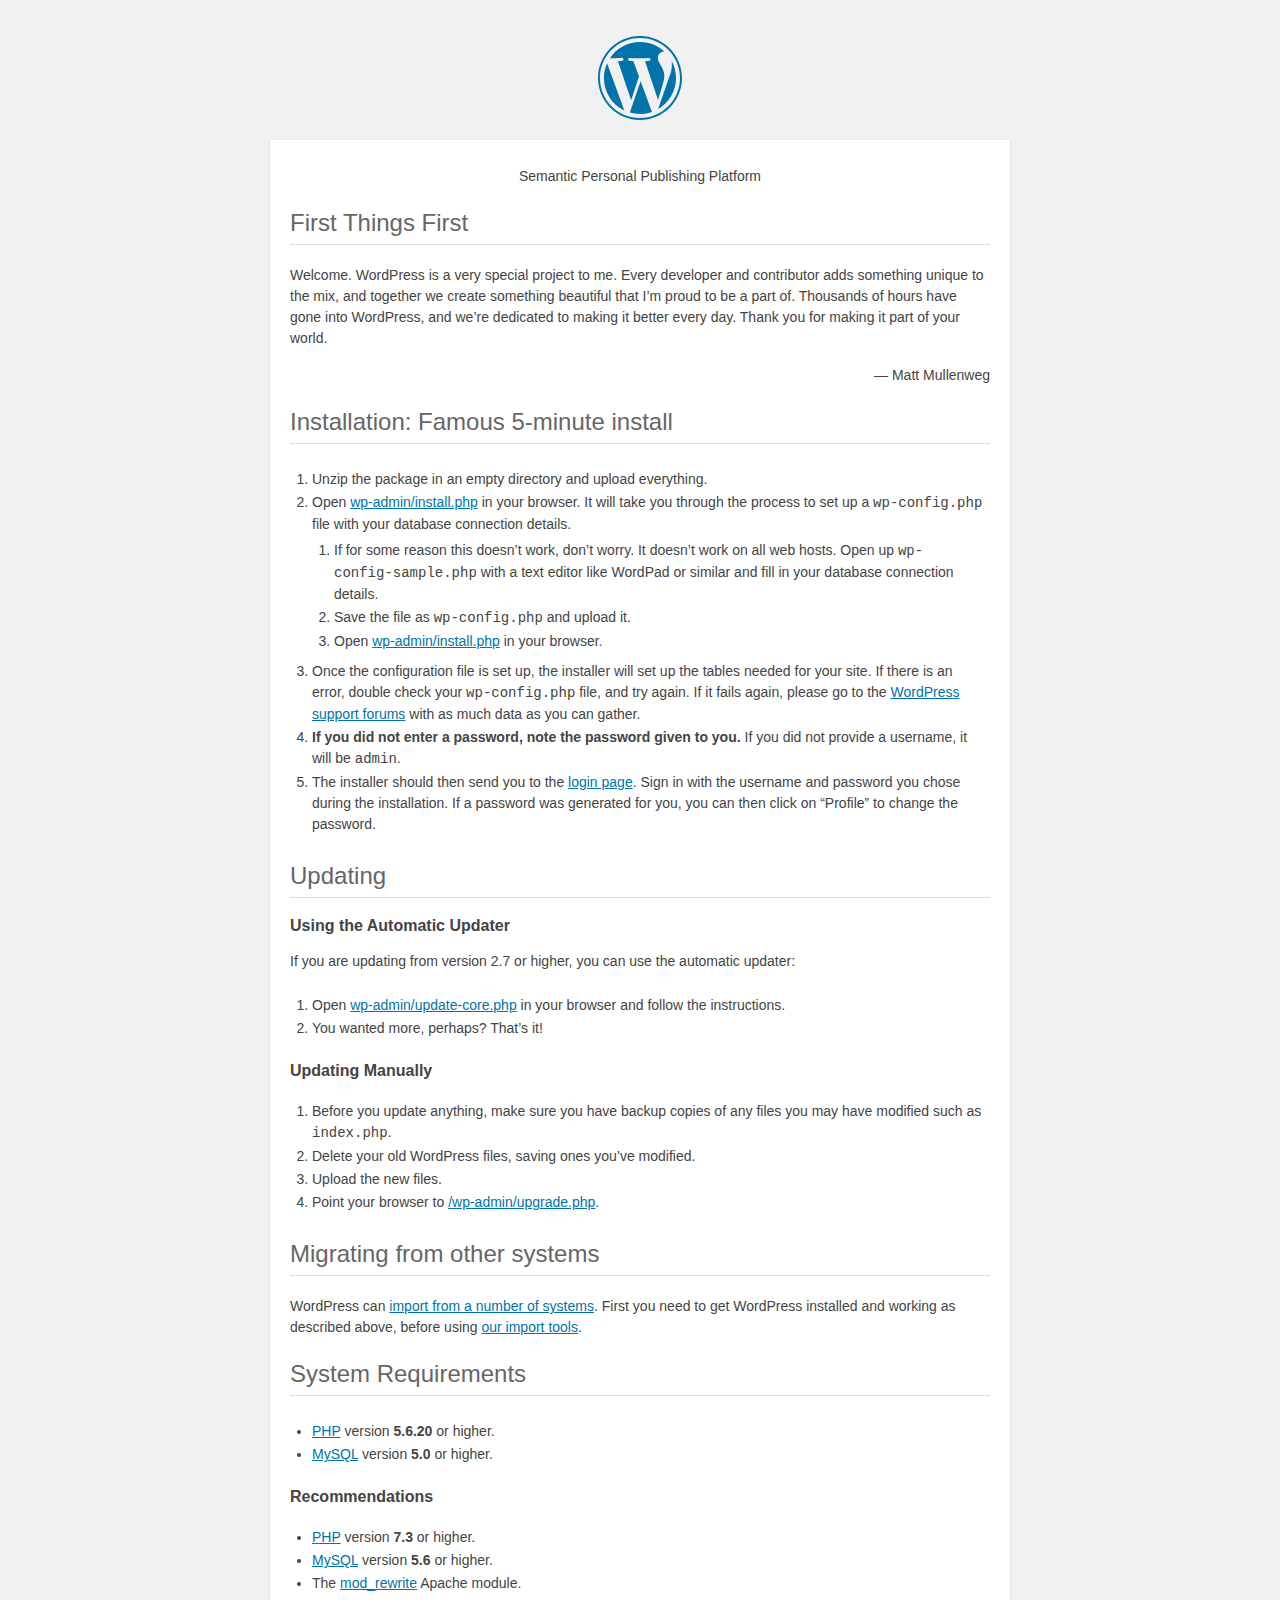
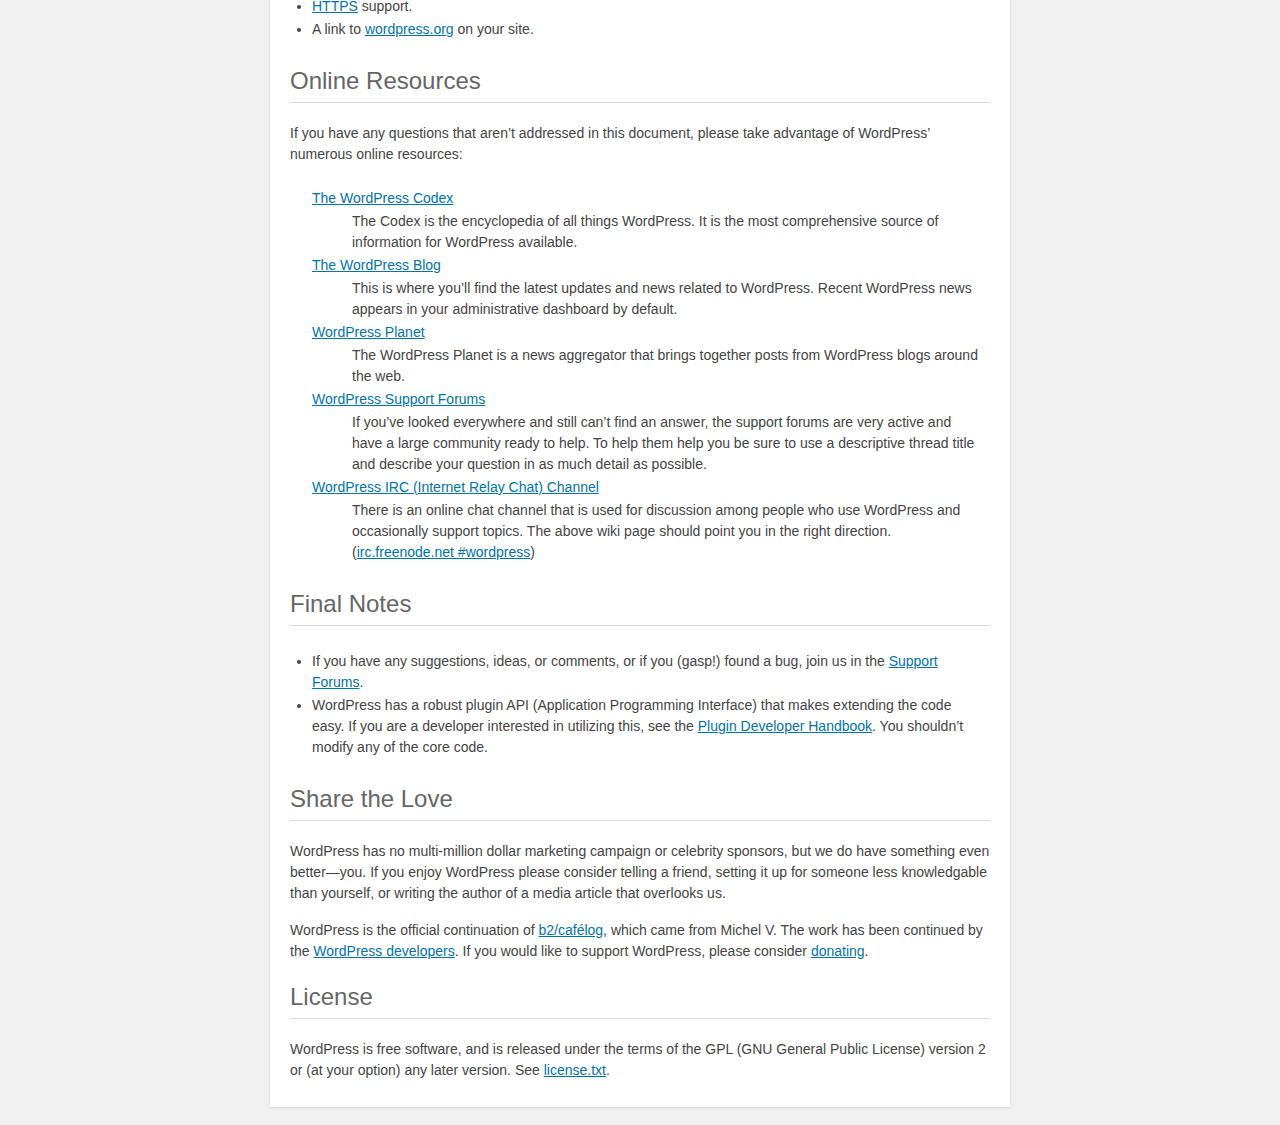
<file: project/Wordpress/readme.html>
<!DOCTYPE html>
<html lang="en">
<head>
	<meta name="viewport" content="width=device-width" />
	<meta http-equiv="Content-Type" content="text/html; charset=utf-8" />
	<title>WordPress &#8250; ReadMe</title>
	<link rel="stylesheet" href="wp-admin/css/install.css?ver=20100228" type="text/css" />
</head>
<body>
<h1 id="logo">
	<a href="https://wordpress.org/"><img alt="WordPress" src="wp-admin/images/wordpress-logo.png" /></a>
</h1>
<p style="text-align: center">Semantic Personal Publishing Platform</p>

<h2>First Things First</h2>
<p>Welcome. WordPress is a very special project to me. Every developer and contributor adds something unique to the mix, and together we create something beautiful that I&#8217;m proud to be a part of. Thousands of hours have gone into WordPress, and we&#8217;re dedicated to making it better every day. Thank you for making it part of your world.</p>
<p style="text-align: right">&#8212; Matt Mullenweg</p>

<h2>Installation: Famous 5-minute install</h2>
<ol>
	<li>Unzip the package in an empty directory and upload everything.</li>
	<li>Open <span class="file"><a href="wp-admin/install.php">wp-admin/install.php</a></span> in your browser. It will take you through the process to set up a <code>wp-config.php</code> file with your database connection details.
		<ol>
			<li>If for some reason this doesn&#8217;t work, don&#8217;t worry. It doesn&#8217;t work on all web hosts. Open up <code>wp-config-sample.php</code> with a text editor like WordPad or similar and fill in your database connection details.</li>
			<li>Save the file as <code>wp-config.php</code> and upload it.</li>
			<li>Open <span class="file"><a href="wp-admin/install.php">wp-admin/install.php</a></span> in your browser.</li>
		</ol>
	</li>
	<li>Once the configuration file is set up, the installer will set up the tables needed for your site. If there is an error, double check your <code>wp-config.php</code> file, and try again. If it fails again, please go to the <a href="https://wordpress.org/support/forums/">WordPress support forums</a> with as much data as you can gather.</li>
	<li><strong>If you did not enter a password, note the password given to you.</strong> If you did not provide a username, it will be <code>admin</code>.</li>
	<li>The installer should then send you to the <a href="wp-login.php">login page</a>. Sign in with the username and password you chose during the installation. If a password was generated for you, you can then click on &#8220;Profile&#8221; to change the password.</li>
</ol>

<h2>Updating</h2>
<h3>Using the Automatic Updater</h3>
<p>If you are updating from version 2.7 or higher, you can use the automatic updater:</p>
<ol>
	<li>Open <span class="file"><a href="wp-admin/update-core.php">wp-admin/update-core.php</a></span> in your browser and follow the instructions.</li>
	<li>You wanted more, perhaps? That&#8217;s it!</li>
</ol>

<h3>Updating Manually</h3>
<ol>
	<li>Before you update anything, make sure you have backup copies of any files you may have modified such as <code>index.php</code>.</li>
	<li>Delete your old WordPress files, saving ones you&#8217;ve modified.</li>
	<li>Upload the new files.</li>
	<li>Point your browser to <span class="file"><a href="wp-admin/upgrade.php">/wp-admin/upgrade.php</a>.</span></li>
</ol>

<h2>Migrating from other systems</h2>
<p>WordPress can <a href="https://wordpress.org/support/article/importing-content/">import from a number of systems</a>. First you need to get WordPress installed and working as described above, before using <a href="wp-admin/import.php">our import tools</a>.</p>

<h2>System Requirements</h2>
<ul>
	<li><a href="https://secure.php.net/">PHP</a> version <strong>5.6.20</strong> or higher.</li>
	<li><a href="https://www.mysql.com/">MySQL</a> version <strong>5.0</strong> or higher.</li>
</ul>

<h3>Recommendations</h3>
<ul>
	<li><a href="https://secure.php.net/">PHP</a> version <strong>7.3</strong> or higher.</li>
	<li><a href="https://www.mysql.com/">MySQL</a> version <strong>5.6</strong> or higher.</li>
	<li>The <a href="https://httpd.apache.org/docs/2.2/mod/mod_rewrite.html">mod_rewrite</a> Apache module.</li>
	<li><a href="https://wordpress.org/news/2016/12/moving-toward-ssl/">HTTPS</a> support.</li>
	<li>A link to <a href="https://wordpress.org/">wordpress.org</a> on your site.</li>
</ul>

<h2>Online Resources</h2>
<p>If you have any questions that aren&#8217;t addressed in this document, please take advantage of WordPress&#8217; numerous online resources:</p>
<dl>
	<dt><a href="https://codex.wordpress.org/">The WordPress Codex</a></dt>
		<dd>The Codex is the encyclopedia of all things WordPress. It is the most comprehensive source of information for WordPress available.</dd>
	<dt><a href="https://wordpress.org/news/">The WordPress Blog</a></dt>
		<dd>This is where you&#8217;ll find the latest updates and news related to WordPress. Recent WordPress news appears in your administrative dashboard by default.</dd>
	<dt><a href="https://planet.wordpress.org/">WordPress Planet</a></dt>
		<dd>The WordPress Planet is a news aggregator that brings together posts from WordPress blogs around the web.</dd>
	<dt><a href="https://wordpress.org/support/forums/">WordPress Support Forums</a></dt>
		<dd>If you&#8217;ve looked everywhere and still can&#8217;t find an answer, the support forums are very active and have a large community ready to help. To help them help you be sure to use a descriptive thread title and describe your question in as much detail as possible.</dd>
	<dt><a href="https://codex.wordpress.org/IRC">WordPress <abbr>IRC</abbr> (Internet Relay Chat) Channel</a></dt>
		<dd>There is an online chat channel that is used for discussion among people who use WordPress and occasionally support topics. The above wiki page should point you in the right direction. (<a href="irc://irc.freenode.net/wordpress">irc.freenode.net #wordpress</a>)</dd>
</dl>

<h2>Final Notes</h2>
<ul>
	<li>If you have any suggestions, ideas, or comments, or if you (gasp!) found a bug, join us in the <a href="https://wordpress.org/support/forums/">Support Forums</a>.</li>
	<li>WordPress has a robust plugin <abbr>API</abbr> (Application Programming Interface) that makes extending the code easy. If you are a developer interested in utilizing this, see the <a href="https://developer.wordpress.org/plugins/">Plugin Developer Handbook</a>. You shouldn&#8217;t modify any of the core code.</li>
</ul>

<h2>Share the Love</h2>
<p>WordPress has no multi-million dollar marketing campaign or celebrity sponsors, but we do have something even better&#8212;you. If you enjoy WordPress please consider telling a friend, setting it up for someone less knowledgable than yourself, or writing the author of a media article that overlooks us.</p>

<p>WordPress is the official continuation of <a href="http://cafelog.com/">b2/caf&#233;log</a>, which came from Michel V. The work has been continued by the <a href="https://wordpress.org/about/">WordPress developers</a>. If you would like to support WordPress, please consider <a href="https://wordpress.org/donate/">donating</a>.</p>

<h2>License</h2>
<p>WordPress is free software, and is released under the terms of the <abbr>GPL</abbr> (GNU General Public License) version 2 or (at your option) any later version. See <a href="license.txt">license.txt</a>.</p>

</body>
</html>
</file>
<file: project/Blog/css/lightgallery.css>
/*! lightgallery - v1.6.12 - 2019-02-19
* http://sachinchoolur.github.io/lightGallery/
* Copyright (c) 2019 Sachin N; Licensed GPLv3 */
@font-face {
  font-family: 'lg';
  src: url("../fonts/lg.eot?n1z373");
  src: url("../fonts/lg.eot?#iefixn1z373") format("embedded-opentype"), url("../fonts/lg.woff?n1z373") format("woff"), url("../fonts/lg.ttf?n1z373") format("truetype"), url("../fonts/lg.svg?n1z373#lg") format("svg");
  font-weight: normal;
  font-style: normal;
}
.lg-icon {
  font-family: 'lg';
  speak: none;
  font-style: normal;
  font-weight: normal;
  font-variant: normal;
  text-transform: none;
  line-height: 1;
  /* Better Font Rendering =========== */
  -webkit-font-smoothing: antialiased;
  -moz-osx-font-smoothing: grayscale;
}


@-webkit-keyframes lg-right-end {
  0% {
    left: 0;
  }
  50% {
    left: -30px;
  }
  100% {
    left: 0;
  }
}
@-moz-keyframes lg-right-end {
  0% {
    left: 0;
  }
  50% {
    left: -30px;
  }
  100% {
    left: 0;
  }
}
@-ms-keyframes lg-right-end {
  0% {
    left: 0;
  }
  50% {
    left: -30px;
  }
  100% {
    left: 0;
  }
}
@keyframes lg-right-end {
  0% {
    left: 0;
  }
  50% {
    left: -30px;
  }
  100% {
    left: 0;
  }
}
@-webkit-keyframes lg-left-end {
  0% {
    left: 0;
  }
  50% {
    left: 30px;
  }
  100% {
    left: 0;
  }
}
@-moz-keyframes lg-left-end {
  0% {
    left: 0;
  }
  50% {
    left: 30px;
  }
  100% {
    left: 0;
  }
}
@-ms-keyframes lg-left-end {
  0% {
    left: 0;
  }
  50% {
    left: 30px;
  }
  100% {
    left: 0;
  }
}
@keyframes lg-left-end {
  0% {
    left: 0;
  }
  50% {
    left: 30px;
  }
  100% {
    left: 0;
  }
}
.lg-outer.lg-right-end .lg-object {
  -webkit-animation: lg-right-end 0.3s;
  -o-animation: lg-right-end 0.3s;
  animation: lg-right-end 0.3s;
  position: relative;
}
.lg-outer.lg-left-end .lg-object {
  -webkit-animation: lg-left-end 0.3s;
  -o-animation: lg-left-end 0.3s;
  animation: lg-left-end 0.3s;
  position: relative;
}

.lg-toolbar {
  z-index: 1082;
  left: 0;
  position: absolute;
  top: 0;
  width: 100%;
  background-color: rgba(0, 0, 0, 0.45);
}
.lg-toolbar .lg-icon {
  color: #999;
  cursor: pointer;
  float: right;
  font-size: 24px;
  height: 47px;
  line-height: 27px;
  padding: 10px 0;
  text-align: center;
  width: 50px;
  text-decoration: none !important;
  outline: medium none;
  -webkit-transition: color 0.2s linear;
  -o-transition: color 0.2s linear;
  transition: color 0.2s linear;
}
.lg-toolbar .lg-icon:hover {
  color: #FFF;
}
.lg-toolbar .lg-close:after {
  display: block;
  content: "\f00d";
  
}

.lg-sub-html {
  background-color: rgba(0, 0, 0, 0.45);
  bottom: 0;
  color: #EEE;
  font-size: 16px;
  left: 0;
  padding: 10px 40px;
  position: fixed;
  right: 0;
  text-align: center;
  z-index: 1080;
}
.lg-sub-html h4 {
  margin: 0;
  font-size: 13px;
  font-weight: bold;
}
.lg-sub-html p {
  font-size: 12px;
  margin: 5px 0 0;
}

#lg-counter {
  color: #999;
  display: inline-block;
  font-size: 16px;
  padding-left: 20px;
  padding-top: 12px;
  vertical-align: middle;
}

.lg-toolbar, .lg-prev, .lg-next {
  opacity: 1;
  -webkit-transition: -webkit-transform 0.35s cubic-bezier(0, 0, 0.25, 1) 0s, opacity 0.35s cubic-bezier(0, 0, 0.25, 1) 0s, color 0.2s linear;
  -moz-transition: -moz-transform 0.35s cubic-bezier(0, 0, 0.25, 1) 0s, opacity 0.35s cubic-bezier(0, 0, 0.25, 1) 0s, color 0.2s linear;
  -o-transition: -o-transform 0.35s cubic-bezier(0, 0, 0.25, 1) 0s, opacity 0.35s cubic-bezier(0, 0, 0.25, 1) 0s, color 0.2s linear;
  transition: transform 0.35s cubic-bezier(0, 0, 0.25, 1) 0s, opacity 0.35s cubic-bezier(0, 0, 0.25, 1) 0s, color 0.2s linear;
}

.lg-hide-items .lg-prev {
  opacity: 0;
  -webkit-transform: translate3d(-10px, 0, 0);
  transform: translate3d(-10px, 0, 0);
}
.lg-hide-items .lg-next {
  opacity: 0;
  -webkit-transform: translate3d(10px, 0, 0);
  transform: translate3d(10px, 0, 0);
}
.lg-hide-items .lg-toolbar {
  opacity: 0;
  -webkit-transform: translate3d(0, -10px, 0);
  transform: translate3d(0, -10px, 0);
}

body:not(.lg-from-hash) .lg-outer.lg-start-zoom .lg-object {
  -webkit-transform: scale3d(0.5, 0.5, 0.5);
  transform: scale3d(0.5, 0.5, 0.5);
  opacity: 0;
  -webkit-transition: -webkit-transform 250ms cubic-bezier(0, 0, 0.25, 1) 0s, opacity 250ms cubic-bezier(0, 0, 0.25, 1) !important;
  -moz-transition: -moz-transform 250ms cubic-bezier(0, 0, 0.25, 1) 0s, opacity 250ms cubic-bezier(0, 0, 0.25, 1) !important;
  -o-transition: -o-transform 250ms cubic-bezier(0, 0, 0.25, 1) 0s, opacity 250ms cubic-bezier(0, 0, 0.25, 1) !important;
  transition: transform 250ms cubic-bezier(0, 0, 0.25, 1) 0s, opacity 250ms cubic-bezier(0, 0, 0.25, 1) !important;
  -webkit-transform-origin: 50% 50%;
  -moz-transform-origin: 50% 50%;
  -ms-transform-origin: 50% 50%;
  transform-origin: 50% 50%;
}
body:not(.lg-from-hash) .lg-outer.lg-start-zoom .lg-item.lg-complete .lg-object {
  -webkit-transform: scale3d(1, 1, 1);
  transform: scale3d(1, 1, 1);
  opacity: 1;
}

.lg-outer .lg-thumb-outer {
  background-color: #0D0A0A;
  bottom: 0;
  position: absolute;
  width: 100%;
  z-index: 1080;
  max-height: 350px;
  -webkit-transform: translate3d(0, 100%, 0);
  transform: translate3d(0, 100%, 0);
  -webkit-transition: -webkit-transform 0.25s cubic-bezier(0, 0, 0.25, 1) 0s;
  -moz-transition: -moz-transform 0.25s cubic-bezier(0, 0, 0.25, 1) 0s;
  -o-transition: -o-transform 0.25s cubic-bezier(0, 0, 0.25, 1) 0s;
  transition: transform 0.25s cubic-bezier(0, 0, 0.25, 1) 0s;
}
.lg-outer .lg-thumb-outer.lg-grab .lg-thumb-item {
  cursor: -webkit-grab;
  cursor: -moz-grab;
  cursor: -o-grab;
  cursor: -ms-grab;
  cursor: grab;
}
.lg-outer .lg-thumb-outer.lg-grabbing .lg-thumb-item {
  cursor: move;
  cursor: -webkit-grabbing;
  cursor: -moz-grabbing;
  cursor: -o-grabbing;
  cursor: -ms-grabbing;
  cursor: grabbing;
}
.lg-outer .lg-thumb-outer.lg-dragging .lg-thumb {
  -webkit-transition-duration: 0s !important;
  transition-duration: 0s !important;
}
.lg-outer.lg-thumb-open .lg-thumb-outer {
  -webkit-transform: translate3d(0, 0%, 0);
  transform: translate3d(0, 0%, 0);
}
.lg-outer .lg-thumb {
  padding: 10px 0;
  height: 100%;
  margin-bottom: -5px;
}
.lg-outer .lg-thumb-item {
  border-radius: 5px;
  cursor: pointer;
  float: left;
  overflow: hidden;
  height: 100%;
  border: 2px solid #FFF;
  border-radius: 4px;
  margin-bottom: 5px;
}
@media (min-width: 1025px) {
  .lg-outer .lg-thumb-item {
    -webkit-transition: border-color 0.25s ease;
    -o-transition: border-color 0.25s ease;
    transition: border-color 0.25s ease;
  }
}
.lg-outer .lg-thumb-item.active, .lg-outer .lg-thumb-item:hover {
  border-color: #a90707;
}
.lg-outer .lg-thumb-item img {
  width: 100%;
  height: 100%;
  object-fit: cover;
}
.lg-outer.lg-has-thumb .lg-item {
  padding-bottom: 120px;
}
.lg-outer.lg-can-toggle .lg-item {
  padding-bottom: 0;
}
.lg-outer.lg-pull-caption-up .lg-sub-html {
  -webkit-transition: bottom 0.25s ease;
  -o-transition: bottom 0.25s ease;
  transition: bottom 0.25s ease;
}
.lg-outer.lg-pull-caption-up.lg-thumb-open .lg-sub-html {
  bottom: 100px;
}
.lg-outer .lg-toogle-thumb {
  background-color: #0D0A0A;
  border-radius: 2px 2px 0 0;
  color: #999;
  cursor: pointer;
  font-size: 24px;
  height: 39px;
  line-height: 27px;
  padding: 5px 0;
  position: absolute;
  right: 20px;
  text-align: center;
  top: -39px;
  width: 50px;
}
.lg-outer .lg-toogle-thumb:after {
  content: "\e1ff";
}
.lg-outer .lg-toogle-thumb:hover {
  color: #FFF;
}

.lg-outer .lg-video-cont {
  display: inline-block;
  vertical-align: middle;
  max-width: 1140px;
  max-height: 100%;
  width: 100%;
  padding: 0 5px;
}
.lg-outer .lg-video {
  width: 100%;
  height: 0;
  padding-bottom: 56.25%;
  overflow: hidden;
  position: relative;
}
.lg-outer .lg-video .lg-object {
  display: inline-block;
  position: absolute;
  top: 0;
  left: 0;
  width: 100% !important;
  height: 100% !important;
}
.lg-outer .lg-video .lg-video-play {
  width: 84px;
  height: 59px;
  position: absolute;
  left: 50%;
  top: 50%;
  margin-left: -42px;
  margin-top: -30px;
  z-index: 1080;
  cursor: pointer;
}
.lg-outer .lg-has-iframe .lg-video {
  -webkit-overflow-scrolling: touch;
  overflow: auto;
}
.lg-outer .lg-has-vimeo .lg-video-play {
  background: url("../img/vimeo-play.png") no-repeat scroll 0 0 transparent;
}
.lg-outer .lg-has-vimeo:hover .lg-video-play {
  background: url("../img/vimeo-play.png") no-repeat scroll 0 -58px transparent;
}
.lg-outer .lg-has-html5 .lg-video-play {
  background: transparent url("../img/video-play.png") no-repeat scroll 0 0;
  height: 64px;
  margin-left: -32px;
  margin-top: -32px;
  width: 64px;
  opacity: 0.8;
}
.lg-outer .lg-has-html5:hover .lg-video-play {
  opacity: 1;
}
.lg-outer .lg-has-youtube .lg-video-play {
  background: url("../img/youtube-play.png") no-repeat scroll 0 0 transparent;
}
.lg-outer .lg-has-youtube:hover .lg-video-play {
  background: url("../img/youtube-play.png") no-repeat scroll 0 -60px transparent;
}
.lg-outer .lg-video-object {
  width: 100% !important;
  height: 100% !important;
  position: absolute;
  top: 0;
  left: 0;
}
.lg-outer .lg-has-video .lg-video-object {
  visibility: hidden;
}
.lg-outer .lg-has-video.lg-video-playing .lg-object, .lg-outer .lg-has-video.lg-video-playing .lg-video-play {
  display: none;
}
.lg-outer .lg-has-video.lg-video-playing .lg-video-object {
  visibility: visible;
}

.lg-progress-bar {
  background-color: #333;
  height: 5px;
  left: 0;
  position: absolute;
  top: 0;
  width: 100%;
  z-index: 1083;
  opacity: 0;
  -webkit-transition: opacity 0.08s ease 0s;
  -moz-transition: opacity 0.08s ease 0s;
  -o-transition: opacity 0.08s ease 0s;
  transition: opacity 0.08s ease 0s;
}
.lg-progress-bar .lg-progress {
  background-color: #a90707;
  height: 5px;
  width: 0;
}
.lg-progress-bar.lg-start .lg-progress {
  width: 100%;
}
.lg-show-autoplay .lg-progress-bar {
  opacity: 1;
}

.lg-autoplay-button:after {
  content: "\e01d";
}
.lg-show-autoplay .lg-autoplay-button:after {
  content: "\e01a";
}

.lg-outer.lg-css3.lg-zoom-dragging .lg-item.lg-complete.lg-zoomable .lg-img-wrap, .lg-outer.lg-css3.lg-zoom-dragging .lg-item.lg-complete.lg-zoomable .lg-image {
  -webkit-transition-duration: 0s;
  transition-duration: 0s;
}
.lg-outer.lg-use-transition-for-zoom .lg-item.lg-complete.lg-zoomable .lg-img-wrap {
  -webkit-transition: -webkit-transform 0.3s cubic-bezier(0, 0, 0.25, 1) 0s;
  -moz-transition: -moz-transform 0.3s cubic-bezier(0, 0, 0.25, 1) 0s;
  -o-transition: -o-transform 0.3s cubic-bezier(0, 0, 0.25, 1) 0s;
  transition: transform 0.3s cubic-bezier(0, 0, 0.25, 1) 0s;
}
.lg-outer.lg-use-left-for-zoom .lg-item.lg-complete.lg-zoomable .lg-img-wrap {
  -webkit-transition: left 0.3s cubic-bezier(0, 0, 0.25, 1) 0s, top 0.3s cubic-bezier(0, 0, 0.25, 1) 0s;
  -moz-transition: left 0.3s cubic-bezier(0, 0, 0.25, 1) 0s, top 0.3s cubic-bezier(0, 0, 0.25, 1) 0s;
  -o-transition: left 0.3s cubic-bezier(0, 0, 0.25, 1) 0s, top 0.3s cubic-bezier(0, 0, 0.25, 1) 0s;
  transition: left 0.3s cubic-bezier(0, 0, 0.25, 1) 0s, top 0.3s cubic-bezier(0, 0, 0.25, 1) 0s;
}
.lg-outer .lg-item.lg-complete.lg-zoomable .lg-img-wrap {
  -webkit-transform: translate3d(0, 0, 0);
  transform: translate3d(0, 0, 0);
  -webkit-backface-visibility: hidden;
  -moz-backface-visibility: hidden;
  backface-visibility: hidden;
}
.lg-outer .lg-item.lg-complete.lg-zoomable .lg-image {
  -webkit-transform: scale3d(1, 1, 1);
  transform: scale3d(1, 1, 1);
  -webkit-transition: -webkit-transform 0.3s cubic-bezier(0, 0, 0.25, 1) 0s, opacity 0.15s !important;
  -moz-transition: -moz-transform 0.3s cubic-bezier(0, 0, 0.25, 1) 0s, opacity 0.15s !important;
  -o-transition: -o-transform 0.3s cubic-bezier(0, 0, 0.25, 1) 0s, opacity 0.15s !important;
  transition: transform 0.3s cubic-bezier(0, 0, 0.25, 1) 0s, opacity 0.15s !important;
  -webkit-transform-origin: 0 0;
  -moz-transform-origin: 0 0;
  -ms-transform-origin: 0 0;
  transform-origin: 0 0;
  -webkit-backface-visibility: hidden;
  -moz-backface-visibility: hidden;
  backface-visibility: hidden;
}

#lg-zoom-in:after {
  content: "\e311";
}

#lg-actual-size {
  font-size: 20px;
}
#lg-actual-size:after {
  content: "\e033";
}

#lg-zoom-out {
  opacity: 0.5;
  /* pointer-events: none; */
}
#lg-zoom-out:after {
  content: "\e312";
}
.lg-zoomed #lg-zoom-out {
  opacity: 1;
  /* pointer-events: auto; */
}

.lg-outer .lg-pager-outer {
  bottom: 60px;
  left: 0;
  position: absolute;
  right: 0;
  text-align: center;
  z-index: 1080;
  height: 10px;
}
.lg-outer .lg-pager-outer.lg-pager-hover .lg-pager-cont {
  overflow: visible;
}
.lg-outer .lg-pager-cont {
  cursor: pointer;
  display: inline-block;
  overflow: hidden;
  position: relative;
  vertical-align: top;
  margin: 0 5px;
}
.lg-outer .lg-pager-cont:hover .lg-pager-thumb-cont {
  opacity: 1;
  -webkit-transform: translate3d(0, 0, 0);
  transform: translate3d(0, 0, 0);
}
.lg-outer .lg-pager-cont.lg-pager-active .lg-pager {
  box-shadow: 0 0 0 2px white inset;
}
.lg-outer .lg-pager-thumb-cont {
  background-color: #fff;
  color: #FFF;
  bottom: 100%;
  height: 83px;
  left: 0;
  margin-bottom: 20px;
  margin-left: -60px;
  opacity: 0;
  padding: 5px;
  position: absolute;
  width: 120px;
  border-radius: 3px;
  -webkit-transition: opacity 0.15s ease 0s, -webkit-transform 0.15s ease 0s;
  -moz-transition: opacity 0.15s ease 0s, -moz-transform 0.15s ease 0s;
  -o-transition: opacity 0.15s ease 0s, -o-transform 0.15s ease 0s;
  transition: opacity 0.15s ease 0s, transform 0.15s ease 0s;
  -webkit-transform: translate3d(0, 5px, 0);
  transform: translate3d(0, 5px, 0);
}
.lg-outer .lg-pager-thumb-cont img {
  width: 100%;
  height: 100%;
}
.lg-outer .lg-pager {
  background-color: rgba(255, 255, 255, 0.5);
  border-radius: 50%;
  box-shadow: 0 0 0 8px rgba(255, 255, 255, 0.7) inset;
  display: block;
  height: 12px;
  -webkit-transition: box-shadow 0.3s ease 0s;
  -o-transition: box-shadow 0.3s ease 0s;
  transition: box-shadow 0.3s ease 0s;
  width: 12px;
}
.lg-outer .lg-pager:hover, .lg-outer .lg-pager:focus {
  box-shadow: 0 0 0 8px white inset;
}
.lg-outer .lg-caret {
  border-left: 10px solid transparent;
  border-right: 10px solid transparent;
  border-top: 10px dashed;
  bottom: -10px;
  display: inline-block;
  height: 0;
  left: 50%;
  margin-left: -5px;
  position: absolute;
  vertical-align: middle;
  width: 0;
}

.lg-fullscreen:after {
  content: "\e20c";
}
.lg-fullscreen-on .lg-fullscreen:after {
  content: "\e20d";
}

.lg-outer #lg-dropdown-overlay {
  background-color: rgba(0, 0, 0, 0.25);
  bottom: 0;
  cursor: default;
  left: 0;
  position: fixed;
  right: 0;
  top: 0;
  z-index: 1081;
  opacity: 0;
  visibility: hidden;
  -webkit-transition: visibility 0s linear 0.18s, opacity 0.18s linear 0s;
  -o-transition: visibility 0s linear 0.18s, opacity 0.18s linear 0s;
  transition: visibility 0s linear 0.18s, opacity 0.18s linear 0s;
}
.lg-outer.lg-dropdown-active .lg-dropdown, .lg-outer.lg-dropdown-active #lg-dropdown-overlay {
  -webkit-transition-delay: 0s;
  transition-delay: 0s;
  -moz-transform: translate3d(0, 0px, 0);
  -o-transform: translate3d(0, 0px, 0);
  -ms-transform: translate3d(0, 0px, 0);
  -webkit-transform: translate3d(0, 0px, 0);
  transform: translate3d(0, 0px, 0);
  opacity: 1;
  visibility: visible;
}
.lg-outer.lg-dropdown-active #lg-share {
  color: #FFF;
}
.lg-outer .lg-dropdown {
  background-color: #fff;
  border-radius: 2px;
  font-size: 14px;
  list-style-type: none;
  margin: 0;
  padding: 10px 0;
  position: absolute;
  right: 0;
  text-align: left;
  top: 50px;
  opacity: 0;
  visibility: hidden;
  -moz-transform: translate3d(0, 5px, 0);
  -o-transform: translate3d(0, 5px, 0);
  -ms-transform: translate3d(0, 5px, 0);
  -webkit-transform: translate3d(0, 5px, 0);
  transform: translate3d(0, 5px, 0);
  -webkit-transition: -webkit-transform 0.18s linear 0s, visibility 0s linear 0.5s, opacity 0.18s linear 0s;
  -moz-transition: -moz-transform 0.18s linear 0s, visibility 0s linear 0.5s, opacity 0.18s linear 0s;
  -o-transition: -o-transform 0.18s linear 0s, visibility 0s linear 0.5s, opacity 0.18s linear 0s;
  transition: transform 0.18s linear 0s, visibility 0s linear 0.5s, opacity 0.18s linear 0s;
}
.lg-outer .lg-dropdown:after {
  content: "";
  display: block;
  height: 0;
  width: 0;
  position: absolute;
  border: 8px solid transparent;
  border-bottom-color: #FFF;
  right: 16px;
  top: -16px;
}
.lg-outer .lg-dropdown > li:last-child {
  margin-bottom: 0px;
}
.lg-outer .lg-dropdown > li:hover a, .lg-outer .lg-dropdown > li:hover .lg-icon {
  color: #333;
}
.lg-outer .lg-dropdown a {
  color: #333;
  display: block;
  white-space: pre;
  padding: 4px 12px;
  font-family: "Open Sans","Helvetica Neue",Helvetica,Arial,sans-serif;
  font-size: 12px;
}
.lg-outer .lg-dropdown a:hover {
  background-color: rgba(0, 0, 0, 0.07);
}
.lg-outer .lg-dropdown .lg-dropdown-text {
  display: inline-block;
  line-height: 1;
  margin-top: -3px;
  vertical-align: middle;
}
.lg-outer .lg-dropdown .lg-icon {
  color: #333;
  display: inline-block;
  float: none;
  font-size: 20px;
  height: auto;
  line-height: 1;
  margin-right: 8px;
  padding: 0;
  vertical-align: middle;
  width: auto;
}
.lg-outer #lg-share {
  position: relative;
}
.lg-outer #lg-share:after {
  content: "\e80d";
}
.lg-outer #lg-share-facebook .lg-icon {
  color: #3b5998;
}
.lg-outer #lg-share-facebook .lg-icon:after {
  content: "\e901";
}
.lg-outer #lg-share-twitter .lg-icon {
  color: #00aced;
}
.lg-outer #lg-share-twitter .lg-icon:after {
  content: "\e904";
}
.lg-outer #lg-share-googleplus .lg-icon {
  color: #dd4b39;
}
.lg-outer #lg-share-googleplus .lg-icon:after {
  content: "\e902";
}
.lg-outer #lg-share-pinterest .lg-icon {
  color: #cb2027;
}
.lg-outer #lg-share-pinterest .lg-icon:after {
  content: "\e903";
}

.lg-group:after {
  content: "";
  display: table;
  clear: both;
}

.lg-outer {
  width: 100%;
  height: 100%;
  position: fixed;
  top: 0;
  left: 0;
  z-index: 1050;
  text-align: left;
  opacity: 0;
  -webkit-transition: opacity 0.15s ease 0s;
  -o-transition: opacity 0.15s ease 0s;
  transition: opacity 0.15s ease 0s;
}
.lg-outer * {
  -webkit-box-sizing: border-box;
  -moz-box-sizing: border-box;
  box-sizing: border-box;
}
.lg-outer.lg-visible {
  opacity: 1;
}
.lg-outer.lg-css3 .lg-item.lg-prev-slide, .lg-outer.lg-css3 .lg-item.lg-next-slide, .lg-outer.lg-css3 .lg-item.lg-current {
  -webkit-transition-duration: inherit !important;
  transition-duration: inherit !important;
  -webkit-transition-timing-function: inherit !important;
  transition-timing-function: inherit !important;
}
.lg-outer.lg-css3.lg-dragging .lg-item.lg-prev-slide, .lg-outer.lg-css3.lg-dragging .lg-item.lg-next-slide, .lg-outer.lg-css3.lg-dragging .lg-item.lg-current {
  -webkit-transition-duration: 0s !important;
  transition-duration: 0s !important;
  opacity: 1;
}
.lg-outer.lg-grab img.lg-object {
  cursor: -webkit-grab;
  cursor: -moz-grab;
  cursor: -o-grab;
  cursor: -ms-grab;
  cursor: grab;
}
.lg-outer.lg-grabbing img.lg-object {
  cursor: move;
  cursor: -webkit-grabbing;
  cursor: -moz-grabbing;
  cursor: -o-grabbing;
  cursor: -ms-grabbing;
  cursor: grabbing;
}
.lg-outer .lg {
  height: 100%;
  width: 100%;
  position: relative;
  overflow: hidden;
  margin-left: auto;
  margin-right: auto;
  max-width: 100%;
  max-height: 100%;
}
.lg-outer .lg-inner {
  width: 100%;
  height: 100%;
  position: absolute;
  left: 0;
  top: 0;
  white-space: nowrap;
}
.lg-outer .lg-item {
  background: url("../img/loading.gif") no-repeat scroll center center transparent;
  display: none !important;
}
.lg-outer.lg-css3 .lg-prev-slide, .lg-outer.lg-css3 .lg-current, .lg-outer.lg-css3 .lg-next-slide {
  display: inline-block !important;
}
.lg-outer.lg-css .lg-current {
  display: inline-block !important;
}
.lg-outer .lg-item, .lg-outer .lg-img-wrap {
  display: inline-block;
  text-align: center;
  position: absolute;
  width: 100%;
  height: 100%;
}
.lg-outer .lg-item:before, .lg-outer .lg-img-wrap:before {
  content: "";
  display: inline-block;
  height: 50%;
  width: 1px;
  margin-right: -1px;
}
.lg-outer .lg-img-wrap {
  position: absolute;
  padding: 0 5px;
  left: 0;
  right: 0;
  top: 0;
  bottom: 0;
}
.lg-outer .lg-item.lg-complete {
  background-image: none;
}
.lg-outer .lg-item.lg-current {
  z-index: 1060;
}
.lg-outer .lg-image {
  display: inline-block;
  vertical-align: middle;
  max-width: 100%;
  max-height: 100%;
  width: auto !important;
  height: auto !important;
}
.lg-outer.lg-show-after-load .lg-item .lg-object, .lg-outer.lg-show-after-load .lg-item .lg-video-play {
  opacity: 0;
  -webkit-transition: opacity 0.15s ease 0s;
  -o-transition: opacity 0.15s ease 0s;
  transition: opacity 0.15s ease 0s;
}
.lg-outer.lg-show-after-load .lg-item.lg-complete .lg-object, .lg-outer.lg-show-after-load .lg-item.lg-complete .lg-video-play {
  opacity: 1;
}
.lg-outer .lg-empty-html {
  display: none;
}
.lg-outer.lg-hide-download #lg-download {
  display: none;
}

.lg-backdrop {
  position: fixed;
  top: 0;
  left: 0;
  right: 0;
  bottom: 0;
  z-index: 1040;
  background-color: #000;
  opacity: 0;
  -webkit-transition: opacity 0.15s ease 0s;
  -o-transition: opacity 0.15s ease 0s;
  transition: opacity 0.15s ease 0s;
}
.lg-backdrop.in {
  opacity: 1;
}

.lg-css3.lg-no-trans .lg-prev-slide, .lg-css3.lg-no-trans .lg-next-slide, .lg-css3.lg-no-trans .lg-current {
  -webkit-transition: none 0s ease 0s !important;
  -moz-transition: none 0s ease 0s !important;
  -o-transition: none 0s ease 0s !important;
  transition: none 0s ease 0s !important;
}
.lg-css3.lg-use-css3 .lg-item {
  -webkit-backface-visibility: hidden;
  -moz-backface-visibility: hidden;
  backface-visibility: hidden;
}
.lg-css3.lg-use-left .lg-item {
  -webkit-backface-visibility: hidden;
  -moz-backface-visibility: hidden;
  backface-visibility: hidden;
}
.lg-css3.lg-fade .lg-item {
  opacity: 0;
}
.lg-css3.lg-fade .lg-item.lg-current {
  opacity: 1;
}
.lg-css3.lg-fade .lg-item.lg-prev-slide, .lg-css3.lg-fade .lg-item.lg-next-slide, .lg-css3.lg-fade .lg-item.lg-current {
  -webkit-transition: opacity 0.1s ease 0s;
  -moz-transition: opacity 0.1s ease 0s;
  -o-transition: opacity 0.1s ease 0s;
  transition: opacity 0.1s ease 0s;
}
.lg-css3.lg-slide.lg-use-css3 .lg-item {
  opacity: 0;
}
.lg-css3.lg-slide.lg-use-css3 .lg-item.lg-prev-slide {
  -webkit-transform: translate3d(-100%, 0, 0);
  transform: translate3d(-100%, 0, 0);
}
.lg-css3.lg-slide.lg-use-css3 .lg-item.lg-next-slide {
  -webkit-transform: translate3d(100%, 0, 0);
  transform: translate3d(100%, 0, 0);
}
.lg-css3.lg-slide.lg-use-css3 .lg-item.lg-current {
  -webkit-transform: translate3d(0, 0, 0);
  transform: translate3d(0, 0, 0);
  opacity: 1;
}
.lg-css3.lg-slide.lg-use-css3 .lg-item.lg-prev-slide, .lg-css3.lg-slide.lg-use-css3 .lg-item.lg-next-slide, .lg-css3.lg-slide.lg-use-css3 .lg-item.lg-current {
  -webkit-transition: -webkit-transform 1s cubic-bezier(0, 0, 0.25, 1) 0s, opacity 0.1s ease 0s;
  -moz-transition: -moz-transform 1s cubic-bezier(0, 0, 0.25, 1) 0s, opacity 0.1s ease 0s;
  -o-transition: -o-transform 1s cubic-bezier(0, 0, 0.25, 1) 0s, opacity 0.1s ease 0s;
  transition: transform 1s cubic-bezier(0, 0, 0.25, 1) 0s, opacity 0.1s ease 0s;
}
.lg-css3.lg-slide.lg-use-left .lg-item {
  opacity: 0;
  position: absolute;
  left: 0;
}
.lg-css3.lg-slide.lg-use-left .lg-item.lg-prev-slide {
  left: -100%;
}
.lg-css3.lg-slide.lg-use-left .lg-item.lg-next-slide {
  left: 100%;
}
.lg-css3.lg-slide.lg-use-left .lg-item.lg-current {
  left: 0;
  opacity: 1;
}
.lg-css3.lg-slide.lg-use-left .lg-item.lg-prev-slide, .lg-css3.lg-slide.lg-use-left .lg-item.lg-next-slide, .lg-css3.lg-slide.lg-use-left .lg-item.lg-current {
  -webkit-transition: left 1s cubic-bezier(0, 0, 0.25, 1) 0s, opacity 0.1s ease 0s;
  -moz-transition: left 1s cubic-bezier(0, 0, 0.25, 1) 0s, opacity 0.1s ease 0s;
  -o-transition: left 1s cubic-bezier(0, 0, 0.25, 1) 0s, opacity 0.1s ease 0s;
  transition: left 1s cubic-bezier(0, 0, 0.25, 1) 0s, opacity 0.1s ease 0s;
}

/*# sourceMappingURL=lightgallery.css.map */
</file>
<file: project/Blog/css/index.css>
/********************		IMPORT		********************/
@import url('https://fonts.googleapis.com/css?family=Gamja+Flower&display=swap|Nanum+Brush+Script|Nanum+Gothic:400,700&display=swap&subset=korean');
@import url("reset.css");



/********************		LAYOUT		********************/
#header{
	background: url(../img/background01.jpg) center bottom no-repeat;
	background-size: cover;
}
#nav {
	background: #f9f4ff;
}
#title {
	background: #f4e9ff;
}
#contents .container {
	border-right: 1px solid #dbdbdb;
	border-left: 1px solid #dbdbdb;
}
#cont_left {
	float: left;
	width: 250px;
	transition: .6s;
}
#cont_center {
	overflow: hidden;
	min-height: 1300px;
	margin-right: 250px;
	border-right: 1px solid #dbdbdb;
	border-left: 1px solid #dbdbdb;
	transition: .6s;
}
#cont_right {
	position: absolute;
	right: 0;
	top: 0;
	width: 250px;
	transition: .6s;
}
#footer {
	border-top: 1px solid #dbdbdb;
}



/********************		CONTAINER		*****************/
.container {
	position: relative;
	width: 1200px;
	margin: 0 auto;
}



/********************		HEADER		********************/
.header {
	height: 427px;
	transition: .6s;
}
.header .header_menu {
	text-align: right;
}
.header .header_menu a {
	color: white;
	padding: 8px 0 6px 10px;
	display: inline-block;
	transition: color 0.3s ease;
	font-family: 'Gamja Flower', cursive;
	font-size: 16px;
	transition: .6s;
}
.header .header_menu a:hover {
	color: #ddd;
}
.header .header_tit {
	text-align: center;
	text-transform: uppercase;
	margin-top: 75px;
	font-family: 'Gamja Flower', cursive;
}
.header .header_tit h1 {
	font-size: 30px;
	color: #822dd9;
	background: rgba(255,255,255,0.5);
	display: inline-block;
	padding: 5px 30px;
	letter-spacing: 2px;
	font-weight: 900;
	transition: .6s;
	transition: box-shadow 0.25s ease-in-out, color .4s linear;
}
.header .header_tit h1:hover {
	box-shadow: inset -9em 0 0 0 #822dd9, inset 9em 0 0 0 #822dd9;
	color: #fff;
}
.header .header_tit a {
	font-size: 16px;
	color: white;
	background: #984ae8;
	display: inline-block;
	padding: 10px 20px;
	margin-top: -7px;
	transition: box-shadow 0.25s ease-in-out;
	transition: .6s;
}
.header .header_tit a:hover {
	box-shadow: inset 0 0 0 5px rgba(152, 74, 232, 0.8), inset 0 0 0 100px rgba(0, 0, 0, 0.2);
}
.header .header_icon {
	text-align: center;
	margin-top: 40px;
	padding-bottom: 45px;
}
.header .header_icon li {
	display: inline;
	margin: 0 2px;
}
.header .header_icon li a {
	background: #af6ef3;;
	border-radius: 50%;
	width: 60px;
	height: 60px;
	color: white;
	display: inline-block;
	font-size: 35px;
	line-height: 60px;
	position: relative;
}
.header .header_icon li a:hover {
	box-shadow: 0 0 0 3px rgba(175, 110, 243, 0.8) inset, 0 0 0 100px rgba(0, 0, 0, 0.2) inset;
}
.header .header_icon li a:hover span {
	opacity: 1;
	top: -33px;
}
.header .header_icon li a span {
	position: absolute;
	left: 50%;
	top: -40%;
	font-size: 12px;
	line-height: 1.6;
	background: rgba(255,255,255,0.8);
	transform: translateX(-50%);
	padding: 3px 9px;
	border-radius: 6px 0;
	opacity: 0;
	color: #822dd9;
	transition: all 0.3s ease;
}
.header .header_icon li a span:before {
	content: '';
	position: absolute;
	left: 50%;
	bottom: -5px;
	border-top: 5px solid rgba(255,255,255,0.8);
	border-right: 5px solid transparent;
	border-left: 5px solid transparent;
	margin-left: -5px;
}





/********************		MENU		********************/
.nav {
	overflow: hidden;
	padding: 25px 0;
	display: none;
}
.nav>div {
	float: left;
	width: 40%;
}
.nav>div:last-child {
	width: 20%;
}
.nav>div ol {
	overflow: hidden;
}
.nav>div li {
	float: left;
	width: 50%;
	position: relative;
	padding-left: 8px;
	box-sizing: border-box;
}
.nav>div li:before {
	position: absolute;
	content: '';
	width: 3px;
	height: 3px;
	background: #822dd9;
	border-radius: 50%;
	left: 0;
	top: 8px;
}
.nav>div:last-child li {
	width: 100%;
}
.nav>div h3 {
	font-size: 18px;
	color: #822dd9;
	font-weight: bold;
	margin-bottom: 4px;
}
.nav>div li a {
	position: relative;
}







/********************		TITLE		*******************/
.title {
	text-align: center;
}
.title>h2 {
	font-family: 'Gamja Flower', cursive;
	font-size: 41px;
	color: #984ae8;
	padding: 5px 0;
	transition: .6s;
}
.title .btn {
	position: absolute;
	right: 0;
	top: 3px;
	width: 60px;
	height: 60px;
	line-height: 60px;
	background: #984ae8;
	color: #fff;
	font-size: 35px;
	border-radius: 50%;
	transition: all 0.3s linear;
}






/********************		CONTENTS		*******************/
.column {
	padding: 15px;
	border-bottom: 1px solid #dbdbdb;
}
.column .col_title {
	font-size: 20px;
	color: #822dd9;
	padding-bottom: 5px;
}
.column .col_desc {
	border-bottom: 1px dashed #dbdbdb;
	padding-bottom: 15px;
	margin-bottom: 15px;
	color: #878787;
	line-height: 18px;
}
.col3, .col6, .col9 {
	border-bottom: 0;
}
/*************		MENU		**************/
.menu li {
	position: relative;
}
.menu li a {
	font-size: 16px;
	text-transform: uppercase;
	padding: 10px;
	color: #878787;
	border-bottom: 1px solid #dbdbdb;
	display: block;
	transition: box-shadow 0.34s ease, background 0.34s ease;
}
.menu li a:hover {
	box-shadow: 180px 0 0 0 rgba(175, 110, 243, 0.7) inset;
	color: white;
	background: rgba(175, 110, 243, 0.9);
}
.menu li a i {
	position: absolute;
	right: 10px;
	top: 15px;
}
/*************		NOTICE		*************/
.notice1 {
	position: relative;
}
.notice1 h5 {
	font-size: 14px;
	color: #822dd9;
	padding-bottom: 5px;
}
.notice1 li {
	position: relative;
	overflow: hidden;
	text-overflow: ellipsis;
	white-space: nowrap;
	padding-left: 8px;
}
.notice1 li:before {
	content: '';
	width: 3px;
	height: 3px;
	border-radius: 50%;
	background: #822dd9;
	position: absolute;
	left: 0;
	top: 8px;
}
.notice1 .more {
	position: absolute;
	right: 0;
	top: 3px;
	color: #878787;
	text-transform: uppercase;
	font-size: 10px;
}
/*************		NOTICE2		************/
.notice2 {
	position: relative;
}

.notice2 h5 {
	font-size: 14px;
	color: #822dd9;
	padding-bottom: 5px;
}
.notice2 li {
	position: relative;
	overflow: hidden;
	text-overflow: ellipsis;
	display: -webkit-box;
	-webkit-box-orient: vertical;
	-webkit-line-clamp: 2;
	padding-left: 8px;
	padding-bottom: 4px;
	max-height: 38px;
	/* ie 호환을 위한 조치*/
}
.notice2 li:before {
	content: '';
	width: 3px;
	height: 3px;
	border-radius: 50%;
	background: #822dd9;
	position: absolute;
	left: 0;
	top: 8px;
}
.notice2 .more {
	position: absolute;
	right: 0;
	top: 3px;
	color: #878787;
	text-transform: uppercase;
	font-size: 10px;
}
/*************		BLOG1		************/
.blog1 h5 {
	font-size: 14px;
	color: #822dd9;
	padding-bottom: 5px;
}
.blog1 img {
	width: 100%;
}
.blog1 .img-retina {
	display: none;
}
@media only screen and (-webkit-min-device-pixel-ratio: 1.5),
only screen and (min-device-pixel-ratio: 1.5),
only screen and (min-resolution: 1.5dppx) {
	.blog1 .img-retina {
		display: initial;
	}
	.blog1 .img-normal {
		display: none;
	}
}
/*************		BLOG2		*************/
.blog2 h5 {
	color: #fff;
	text-align: center;
	padding: 30px 30px;
	text-transform: uppercase;
}
.blog2 p {
	padding-top: 5px;
}
.blog2 .img-retina {
	background-image: url(../img/blog4_@1.jpg);
	background-size: cover;
}
@media only screen and (-webkit-min-device-pixel-ratio: 2),
only screen and (min-device-pixel-ratio: 2),
only screen and (min-resolution: 2dppx) {
	.blog2 .img-retina {
		background-image: url(../img/blog4_@2.jpg);
	}
}
@media only screen and (-webkit-min-device-pixel-ratio: 3),
only screen and (min-device-pixel-ratio: 3),
only screen and (min-resolution: 3dppx) {
	.blog2 .img-retina {
		background-image: url(../img/blog4_@3.jpg);
	}
}
/**************		SLIDER		**************/
.slider figure {
	position: relative;
}
.slider figcaption {
	position: absolute;
	left: 0;
	bottom: 0;
	width: 100%;
	padding: 20px;
	box-sizing: border-box;
	background: rgba(0, 0, 0, 0.5);
	color: white;
	font-size: 18px;
}
.slider figcaption em {
	display: block;
	font-size: 28px;
	text-transform: uppercase;
	opacity: 0;
	transition: all .84s ease;
	transform: translateX(50px);
}
.slider figcaption span {
	display: block;
	overflow: hidden;
	text-overflow: ellipsis;
	white-space: nowrap;
	opacity: 0;
	transition: all 1.2s ease;
	transform: translateX(50px);
}
.slider .slick-active figcaption em {
	opacity: 1;
	transform: translateX(0px);
}
.slider .slick-active figcaption span {
	opacity: 1;
	transform: translateX(0px);
}
.slider .slick-dots {
	display: block;
	width: 100%;
	text-align: center;
}
.slider .slick-dots li {
	display: inline-block;
	width: 15px;
	height: 15px;
	margin: 5px;
}
.slider .slick-dots li button {
	font-size: 0;
	line-height: 0;
	display: block;
	width: 15px;
	height: 15px;
	cursor: pointer;
	background: #822dd9;
	border-radius: 50%;
}
.slider .slick-dots li.slick-active button {
	background: #450883;
}
.slider .slick-prev {
	position: absolute;
	left: 0;
	bottom: 0;
	z-index: 1000;
	width: 30px;
	height: 30px;
	display: inline-block;
	font: normal normal normal 14px/1 FontAwesome;
	text-indent: -9999px;
	background: none;
}
.slider .slick-prev::before {
	content: "\f053";
	color: #822dd9;
	text-indent: 0;
	position: absolute;
	left: 9px;
	top: 8px;
}
.slider .slick-next {
	position: absolute;
	right: 0;
	bottom: 0;
	z-index: 1000;
	width: 30px;
	height: 30px;
	display: inline-block;
	font: normal normal normal 14px/1 FontAwesome;
	text-indent: -9999px;
	background: none;
}
.slider .slick-next::before {
	content: "\f054";
	color: #822dd9;
	text-indent: 0;
	position: absolute;
	left: 11px;
	top: 8px;
}
/**************		LIGHTBOX		*************/
.square a {
	position: relative;
	overflow: hidden;
	float: left;
	width: 19%;
	margin: 0.5%;
}
.square a img {
	width: 100%;
	display: block;
}
.square a em {
	background: rgba(0, 0, 0, 0.77);
	color: white;
	width: 100%;
	text-align: center;
	position: absolute;
	bottom: -50px;
	left: 0;
	opacity: 1;
	padding: 10px 0;
	transition: all .3s ease;
}
.square a:hover em {
	bottom: 0;
	background: rgba(0, 0, 0, 0.57);
}
.square a:nth-child(1):hover img {
	filter: blur(2px);
}
.square a:nth-child(2):hover img {
	filter: brightness(50%);
}
.square a:nth-child(3):hover img {
	filter: contrast(10%);
}
.square a:nth-child(4):hover img {
	filter: grayscale(100%);
}
.square a:nth-child(5):hover img {
	filter: hue-rotate(120deg);
}
.square a:nth-child(6):hover img {
	filter: invert(100%);
}
.square a:nth-child(7):hover img {
	filter: opacity(10%);
}
.square a:nth-child(8):hover img {
	filter: saturate(10%);
}
.square a:nth-child(9):hover img {
	filter: sepia(120%);
}
.square a:nth-child(10):hover img {
	filter: sepia(120%) hue-rotate(120deg);
}
/*************		VIDEO		*************/
.video {
	position: relative;
	width: 100%;
	padding-bottom: 56.25%;
}
.video iframe {
	position: absolute;
	width: 100%;
	height: 100%;
}
/****************		SIDE		*************/
.side1 {
	position: relative;
	perspective: 600px;
	display: block;
}
.side1 .front {
	transform-style: preserve-3d;
	transform: rotateY(0deg);
	transition: all 0.5s ease-in-out;
	backface-visibility: hidden;
}
.side1 .back {
	position: absolute;
	top: 0;
	left: 0;
	width: 100%;
	height: 100%;
	z-index: -1;
	transform-style: preserve-3d;
	color: white;
	background: #4038dc;
	transform: rotateY(-180deg);
	transition: all 0.5s ease-in-out;
	backface-visibility: hidden;
}
.side1 .back i {
	position: absolute;
	left: 50%;
	top: 50%;
	transform: translate(-50%, -50%);
	font-size: 60px;
}
.side1:hover .front {
	transform: rotateY(180deg);
}
.side1:hover .back {
	transform: rotateY(0deg);
	z-index: 1;
}
.side2 {
	position: relative;
	display: block;
	perspective: 600px;
}
.side2 .front {
	transform-style: preserve-3d;
	transform: rotateY(0deg);
	transition: all 0.5s ease-in-out;
	backface-visibility: hidden;
}
.side2 .back {
	position: absolute;
	top: 0;
	left: 0;
	width: 100%;
	height: 100%;
	z-index: -1;
	transform-style: preserve-3d;
	transform: rotateY(-180deg);
	transition: all 0.5s ease-in-out;
	backface-visibility: hidden;
}
.side2 .front figcaption {
	position: absolute;
	left: 50%;
	top: 50%;
	transform: translate(-50%, -50%) translateZ(100px);
	display: block;
	text-align: center;
}
.side2 .back figcaption {
	position: absolute;
	left: 50%;
	top: 50%;
	transform: translate(-50%, -50%) translateZ(100px);
	display: block;
	text-align: center;
}
.side2 figcaption {
	width: 60%;
}
.side2 figcaption h3 {
	color: #fff;
	font-size: 20px;
	font-family: 'Gamja Flower', cursive;
	font-weight: bold;
	background: rgba(0, 0, 0, 0.4);
	padding: 3px 10px;
}
.side2:hover .front {
	transform: rotateY(180deg);
}
.side2:hover .back {
	transform: rotateY(0deg);
	z-index: 1;
}
.side3 {
	position: relative;
	overflow: hidden;
}
.side3 figcaption {
	position: absolute;
	left: 50%;
	top: 50%;
	color: white;
	text-align: center;
	opacity: 0;
	text-transform: uppercase;
	transition: all 0.3s ease;
	transform: translate(350%, -50%) rotate(180deg);
}
.side3 figcaption:after {
	content: '';
	width: 100px;
	height: 100px;
	background: black;
	border-radius: 50%;
	position: absolute;
	left: 50%;
	top: 50%;
	transform: translate(-50%, -50%);
	z-index: -1;
}
.side3 figcaption h3 {
	font-size: 16px;
}
.side3 figcaption em {
	display: block;
	font-weight: bold;
}
.side3 img {
	display: block;
	transition: all 0.3s ease;
}
.side3:hover img {
	opacity: 0.4;
}
.side3:hover figcaption {
	transform: translate(-50%, -50%) rotate(0deg);
	opacity: 1;
}




/********************		FOOTER		*******************/
.footer {
	text-align: center;
	padding: 30px 50px;
}
.footer li {
	display: inline-block;
	padding: 0 7px 0 10px;
	white-space: nowrap;
	position: relative;
}
.footer li::before {
	content: '';
	width: 1px;
	height: 11px;
	background: #dbdbdb;
	position: absolute;
	left: 0;
	top: 5px;
}
.footer li:first-child::before {
	width: 0;
}
.footer address {
	padding-top: 15px;
}







/********************		MEDIA QUERY		*******************/
/*****	~	1220px	*****/
@media (max-width:1220px) {
	.container {
		width: 100%;
	}
	.row {
		padding: 0 15px;
	}
	#cont_center {
		min-height: 1350px;
	}
	#contents .container {
		border: 0;
	}
	.title .btn {
		right: 15px;
	}
	.square a {
		float: left;
		width: 24%;
	}
	.square a:nth-child(5n) {
		display: none;
	}
}



/*****	 ~ 1024px	*****/
@media (max-width:1024px) {
	.square a {
		float: left;
		width: 32.33%;
	}
	.square a:nth-child(5) {
		display: block;
	}
}





/*****	 ~ 960px	*****/
@media (max-width:960px) {
	#cont_center {
		margin-right: 0;
		border-right: 0;
	}
	#cont_right {
		position: static;
		width: 100%;
		border-top: 1px solid #dbdbdb;
	}
	.nav>div {
		float: none;
		width: 100%;
	}
	.nav>div:last-child {
		width: 100%;
	}
	.nav>div li {
		width: 33.3333%;
	}
	.nav>div:last-child li {
		width: 33.3333%;
	}
	.nav>div ol {
		margin-bottom: 10px;
	}
	#cont_right {
		overflow: hidden;
	}
	#cont_right .column {
		float: left;
		width: 33.3333%;
		box-sizing: border-box;
	}
	#cont_right .column.col7 {
		border-right: 1px solid #dbdbdb;
		border-bottom: 0;
	}
	#cont_right .column.col8 {
		border-right: 1px solid #dbdbdb;
		border-bottom: 0;
	}
}




/*****	~ 768px	 *****/
@media (max-width:768px) {
	#cont_left {
		float: none;
		width: 100%;
	}
	#cont_center {
		width: 100%;
		border-left: 0;
	}
	.title>h2 {
		font-size: 36px;
	}
	
}




/*****  ~ 600px  *****/
@media (max-width:600px) {
	.header {
		padding: 30px 0;
		height: auto;
		box-sizing: border-box;
	}
	.nav>div li {
		width: 50%;
	}
	.nav>div:last-child li {
		width: 50%;
	}
	.header .header_tit {
		display: none;
	}
	.header .header_icon {
		display: none;
	}
	.title .btn {
		display: none;
	}
	.column.col1 .col_title {
		display: none;
	}
	.column.col1 .col_desc {
		display: none;
	}
	.column.col1 {
		padding: 0;
		border-bottom: 0;
	}
	.column.col1 .menu ul {
		overflow: hidden;
	}
	.column.col1 .menu li {
		float: left;
		width: 33.3333%;
		text-align: center;
		border-right: 1px solid #dbdbdb;
		box-sizing: border-box;
	}
	.column.col1 .menu li:nth-child(3n) {
		border-right: 0;
	}
	.column.col1 .menu li a {
		color: white;
		background: #822dd9;
		text-shadow: 0 0 5px rgba(0, 0, 0, 0.7);
	}
	.column.col1 .menu li a:hover {
		box-shadow: none;
		background: #822dd9;
	}
	.column.col1 .menu li i {
		display: none;
	}
	.column.col2 {
		background: white;
	}
	.column.col4 {
		border-top: 1px solid #dbdbdb;
	}
	#cont_right .column {
		width: 50%;
	}
	#cont_right .column.col8 {
		border-right: 0;
	}
	#cont_right .column.col9 {
		display: none;
	}
	.slider figcaption {
		padding: 10px;
	}
	.slider figcaption em {
		font-size: 18px;
	}
	.slider figcaption span {
		font-size: 14px;
	}
	.square a {
		width: 49%;
	}
	.square a:nth-child(5) {
		display: none;
	}
}





/*****  ~ 480px  *****/
@media (max-width:480px) {
	.title>h2 {
		font-size: 28px;
	}

}


/*****  ~ 360px	 *****/
@media (max-width:360px){
	#cont_center {
		min-height: auto;
	}
}

/*****  ~ 320px  *****/
@media (min-width: 320px) and (max-width:359px){
	.nav>div li {
		width: 100%;
	}
	.nav>div:last-child li {
		width: 100%;
	}
	#cont_right .column {
		width: 100%;
	}
	#cont_right .column.col7 {
		border-right: 0;
		border-bottom: 1px solid #dbdbdb;
	}
	.square a {
		float: left;
		width: 100%;
		margin-right: 0;
		margin-left: 0;
	}
}
</file>
<file: project/Wordpress/wp-admin/css/install.css>
html {
	background: #f1f1f1;
	margin: 0 20px;
}

body {
	background: #fff;
	color: #444;
	font-family: -apple-system, BlinkMacSystemFont, "Segoe UI", Roboto, Oxygen-Sans, Ubuntu, Cantarell, "Helvetica Neue", sans-serif;
	margin: 140px auto 25px;
	padding: 20px 20px 10px 20px;
	max-width: 700px;
	-webkit-font-smoothing: subpixel-antialiased;
	box-shadow: 0 1px 3px rgba(0, 0, 0, 0.13);
}

a {
	color: #0073aa;
}

a:hover,
a:active {
	color: #00a0d2;
}

a:focus {
	color: #124964;
	box-shadow:
		0 0 0 1px #5b9dd9,
		0 0 2px 1px rgba(30, 140, 190, 0.8);
}

.ie8 a:focus {
	outline: #5b9dd9 solid 1px;
}

h1, h2 {
	border-bottom: 1px solid #ddd;
	clear: both;
	color: #666;
	font-size: 24px;
	padding: 0;
	padding-bottom: 7px;
	font-weight: 400;
}

h3 {
	font-size: 16px;
}

p, li, dd, dt {
	padding-bottom: 2px;
	font-size: 14px;
	line-height: 1.5;
}

code, .code {
	font-family: Consolas, Monaco, monospace;
}

ul, ol, dl {
	padding: 5px 5px 5px 22px;
}

a img {
	border: 0
}
abbr {
	border: 0;
	font-variant: normal;
}

fieldset {
	border: 0;
	padding: 0;
	margin: 0;
}

label {
	cursor: pointer;
}

#logo {
	margin: 6px 0 14px 0;
	padding: 0 0 7px 0;
	border-bottom: none;
	text-align: center
}
#logo a {
	background-image: url(../images/w-logo-blue.png?ver=20131202);
	background-image: none, url(../images/wordpress-logo.svg?ver=20131107);
	background-size: 84px;
	background-position: center top;
	background-repeat: no-repeat;
	color: #444; /* same as login.css */
	height: 84px;
	font-size: 20px;
	font-weight: 400;
	line-height: 1.3;
	margin: -130px auto 25px;
	padding: 0;
	text-decoration: none;
	width: 84px;
	text-indent: -9999px;
	outline: none;
	overflow: hidden;
	display: block;
}

.step {
	margin: 20px 0 15px;
}
.step, th {
	text-align: left;
	padding: 0;
}
.language-chooser.wp-core-ui .step .button.button-large {
	height: 36px;
	font-size: 14px;
	line-height: 2.35714285;
	vertical-align: middle;
}
textarea {
	border: 1px solid #ddd;
	font-family: -apple-system, BlinkMacSystemFont, "Segoe UI", Roboto, Oxygen-Sans, Ubuntu, Cantarell, "Helvetica Neue", sans-serif;
	width: 100%;
	box-sizing: border-box;
}

.form-table {
	border-collapse: collapse;
	margin-top: 1em;
	width: 100%;
}

.form-table td {
	margin-bottom: 9px;
	padding: 10px 20px 10px 0;
	font-size: 14px;
	vertical-align: top
}

.form-table th {
	font-size: 14px;
	text-align: left;
	padding: 10px 20px 10px 0;
	width: 140px;
	vertical-align: top;
}

.form-table code {
	line-height: 1.28571428;
	font-size: 14px;
}

.form-table p {
	margin: 4px 0 0 0;
	font-size: 11px;
}

.form-table input {
	line-height: 1.33333333;
	font-size: 15px;
	padding: 3px 5px;
	border: 1px solid #ddd;
	box-shadow: inset 0 1px 2px rgba(0, 0, 0, 0.07);
}

input,
submit {
	font-family: -apple-system, BlinkMacSystemFont, "Segoe UI", Roboto, Oxygen-Sans, Ubuntu, Cantarell, "Helvetica Neue", sans-serif;
}

.form-table input[type=text],
.form-table input[type=email],
.form-table input[type=url],
.form-table input[type=password],
#pass-strength-result {
	width: 218px;
}

.form-table th p {
	font-weight: 400;
}

.form-table.install-success th,
.form-table.install-success td {
	vertical-align: middle;
	padding: 16px 20px 16px 0;
}

.form-table.install-success td p {
	margin: 0;
	font-size: 14px;
}

.form-table.install-success td code {
	margin: 0;
	font-size: 18px;
}

#error-page {
	margin-top: 50px;
}

#error-page p {
	font-size: 14px;
	line-height: 1.28571428;
	margin: 25px 0 20px;
}

#error-page code, .code {
	font-family: Consolas, Monaco, monospace;
}

.message {
	border-left: 4px solid #dc3232;
	padding: .7em .6em;
	background-color: #fbeaea;
}

/* rtl:ignore */
#dbname,
#uname,
#pwd,
#dbhost,
#prefix,
#user_login,
#admin_email,
#pass1,
#pass2 {
	direction: ltr;
}


/* localization */
body.rtl,
.rtl textarea,
.rtl input,
.rtl submit {
	font-family: Tahoma, sans-serif;
}

:lang(he-il) body.rtl,
:lang(he-il) .rtl textarea,
:lang(he-il) .rtl input,
:lang(he-il) .rtl submit {
	font-family: Arial, sans-serif;
}

@media only screen and (max-width: 799px) {
	body {
		margin-top: 115px;
	}
	#logo a {
		margin: -125px auto 30px;
	}
}

@media screen and (max-width: 782px) {

	.form-table {
		margin-top: 0;
	}

	.form-table th,
	.form-table td {
		display: block;
		width: auto;
		vertical-align: middle;
	}

	.form-table th {
		padding: 20px 0 0;
	}

	.form-table td {
		padding: 5px 0;
		border: 0;
		margin: 0;
	}

	textarea,
	input {
		font-size: 16px;
	}

	.form-table td input[type="text"],
	.form-table td input[type="email"],
	.form-table td input[type="url"],
	.form-table td input[type="password"],
	.form-table td select,
	.form-table td textarea,
	.form-table span.description {
		width: 100%;
		font-size: 16px;
		line-height: 1.5;
		padding: 7px 10px;
		display: block;
		max-width: none;
		box-sizing: border-box;
	}

	.wp-pwd #pass1 {
		padding-right: 50px;
	}

	.wp-pwd .button.wp-hide-pw {
		right: 0;
	}

	#pass-strength-result {
		width: 100%;
	}
}

body.language-chooser {
	max-width: 300px;
}

.language-chooser select {
	padding: 8px;
	width: 100%;
	display: block;
	border: 1px solid #ddd;
	background: #fff;
	color: #32373c;
	font-size: 16px;
	font-family: Arial, sans-serif;
	font-weight: 400;
}

.language-chooser select:focus {
	color: #32373c;
}

.language-chooser select option:hover,
.language-chooser select option:focus {
	color: #016087;
}

.language-chooser p {
	text-align: right;
}

.screen-reader-input,
.screen-reader-text {
	border: 0;
	clip: rect(1px, 1px, 1px, 1px);
	-webkit-clip-path: inset(50%);
	clip-path: inset(50%);
	height: 1px;
	margin: -1px;
	overflow: hidden;
	padding: 0;
	position: absolute;
	width: 1px;
	word-wrap: normal !important;
}

.spinner {
	background: url(../images/spinner.gif) no-repeat;
	background-size: 20px 20px;
	visibility: hidden;
	opacity: 0.7;
	filter: alpha(opacity=70);
	width: 20px;
	height: 20px;
	margin: 2px 5px 0;
}

.step .spinner {
	display: inline-block;
	vertical-align: middle;
	margin-right: 15px;
}

.button.hide-if-no-js,
.hide-if-no-js {
	display: none;
}

/**
 * HiDPI Displays
 */
@media print,
  (-webkit-min-device-pixel-ratio: 1.25),
  (min-resolution: 120dpi) {

	.spinner {
		background-image: url(../images/spinner-2x.gif);
	}

}
</file>
<file: project/Megabox/css/style.css>
/*****************	IMPORT	*****************/
@import url("reset.css");


/*****************	SKIP	*****************/
#skip {
	position: relative;
}
#skip a {
	position: absolute;
	left: 0;
	top: -40px;
	width: 140px;
	border: 1px solid white;
	color: white;
	text-align: center;
	background: #333;
	line-height: 30px;
	z-index: 100;
}
#skip a:focus,
#skip a:active {
	top: 0;
}



/*****************	LAYOUT	*****************/
#mNav {
	display: none;
	position: absolute;
	top: 10px;
	right: 14px;
}
#header {
	width: 100%;
	background-color: #fff;
	border-bottom: 1px solid #c6c6c6;
}
#banner {
	position: relative;
	background: #f8f8f8;
}
#movie {
	background: #f8f8f8;
}
#opening {
	background: url(../img/bg01.jpg) no-repeat center top;
	background-size: cover;
}
#footer {
	background: #211f1f;
}



/*****************	COMMON	*****************/
.container {
	position: relative;
	width: 1280px;
	margin: 0 auto;
	background: rgba(0, 0, 0, 0);
}
.row {
	padding: 0 28px;
}



/*****************	MOBILE MENU	*****************/
.ham {
	display: block;
	width: 25px;
	height: 10px;
	background: rgba(0, 0, 0, 0);
	padding: 15px 10px 10px 10px;
}
.ham span {
	position: relative;
	display: block;
	width: 25px;
	height: 4px;
	background: #39106a;
}
.ham span:before {
	content: '';
	width: 25px;
	height: 4px;
	background: #39106a;
	position: absolute;
	left: 0;
	bottom: -7px;
}
.ham span:after {
	content: '';
	width: 25px;
	height: 4px;
	background: #39106a;
	position: absolute;
	left: 0;
	top: -7px;
}



/*****************	HEADER	*****************/
.header h1 {
	float: left;
	transition: .6s;
}
.header h1 em {
	padding: 15px 8px 5px 0;
	display: inline-block;
}
.header h1 em img {
	width: 155px;
}
.header h1 strong {
	display: block;
	position: absolute;
	left: 194px;
	top: 23px;
}
.header h1 strong img {
	width: 126px;
}
.header .nav {
	float: right;
}
.header .nav ul {
	border-left: 1px solid #c6c6c6
}
.header .nav ul li {
	float: left;
	width: 103px;
	text-align: center;
	border-right: 1px solid #c6c6c6;
}
.header .nav ul li a {
	display: block;
	padding: 19px 10px;
	font-size: 17px;
	font-weight: 700;
	color: #444;
}



/*****************	SECTION1 BANNER	*****************/
.banner_menu {
	overflow: hidden;
	position: absolute;
	left: 0;
	top: 20px;
	width: 100%;
	height: 100px;
	z-index: 10;
}
.banner_menu a {
	color: #fff;
	font-size: 16px;
	transition: all 0.3s;
}
.banner_menu a:hover {
	color: #c1c1c1;
}
.banner_menu .bm_left {
	float: left;
}
.banner_menu .bm_left ul {
	padding-top: 7px;
}
.banner_menu .bm_left li {
	display: inline;
	position: relative;
	margin-right: 30px;
}
.banner_menu .bm_left li.total {
	margin-right: 20px;
}
.banner_menu .bm_left li.total a {
	font-size: 14px;
	padding: 3px 10px;
	display: inline-block;
	border: 1px solid #fff;
	transition: all 0.3s;
}
.banner_menu .bm_left li.total a:hover {
	background: #fff;
	border-color: #000;
	color: #000;
}
.banner_menu .bm_right {
	float: right;
	overflow: hidden;
}
.banner_menu .bm_right ul {
	float: left;
}
.banner_menu .bm_right ul:first-child {
	padding-top: 7px;
}
.banner_menu .bm_right li {
	position: relative;
	display: inline;
	text-align: center;
	margin-right: 20px;
}
.banner_menu .bm_right li.line {
	margin-right: 30px;
}
.banner_menu .bm_right li.white {
	margin-right: 10px;
}
.banner_menu .bm_right li.white a {
	width: 80px;
	background-color: #fff;
	color: #3a0e6a;
	padding: 7px 30px 9px 30px;
	display: inline-block;
	border: 1px solid #fff;
}
.banner_menu .bm_right li.purple {
	margin-right: 0;
}
.banner_menu .bm_right li.purple a {
	width: 80px;
	background-color: #3a0e6a;
	color: #fff;
	padding: 7px 30px 9px 30px;
	display: inline-block;
	border: 1px solid #6e40c4;
}
.banner_menu li.line:after {
	content: '';
	width: 1px;
	height: 14px;
	background: #fff;
	position: absolute;
	right: -18px;
	top: 2px;
}
.slider {
	width: 100%;
	height: 600px;
}
.slider .ss1 {
	background: url(../img/banner01.jpg) no-repeat center center;
	background-size: cover;
}
.slider .ss2 {
	background: url(../img/banner02.jpg) no-repeat center center;
	background-size: cover;
}
.slider .ss3 {
	background: url(../img/banner03.jpg) no-repeat center center;
	background-size: cover;
}
.slider .swiper-slide h2 {
	position: relative;
	display: inline-block;
	font-size: 62px;
	line-height: 70px;
	color: #fff;
	margin-top: 200px;
	transition: 1s;
}
.slider .swiper-slide h2:after {
	content: '';
	width: 100%;
	height: 1px;
	background: rgba(255, 255, 255, 0.3);
	position: absolute;
	left: 0;
	bottom: -35px;
}
.slider .swiper-slide h2 em {
	display: block;
	font-size: 59px;
	font-weight: 100;
	transition: 1s;
}
.slider .swiper-slide p {
	font-size: 27px;
	color: #fff;
	padding-top: 55px;
}
.swiper-button-prev,
	.swiper-button-next {
		display: none;
	}



/*****************	SECTION2 MOVIE	*****************/
.movie {
	padding: 100px 0;
}
.movie_title {
	margin-bottom: 60px;
}
.movie_title ul {
	overflow: hidden;
	width: 848px;
	margin: 0 auto;
}
.movie_title li {
	float: left;
	width: 210px;
	text-align: center;
	border: 1px solid #c4c4c4;
	margin-right: -1px;
}
.movie_title li a {
	display: block;
	padding: 15px 0;
	font-size: 18px;
	color: #666;
	font-weight: 700;
	transition: 1s;
}
.movie_title li.active a {
	background: #666;
	color: #fff;
}
.movie_chart {
	overflow: hidden;
}
.movie_chart>div>div>div {
	float: left;
	width: 292px;
	margin-right: 18px;
}
.movie_chart>div>div>div:last-child {
	margin-right: 0;
}
.movie_chart>div>div>div .poster {
	position: relative;
}
.movie_chart>div>div>div .poster img {
	display: block;
}
.movie_chart>div>div>div .poster .rank {
	position: absolute;
	top: 17px;
	left: 0;
	width: 50px;
	height: 50px;
	font-size: 22px;
	text-align: center;
	box-shadow: 3px 3px 8px rgba(0, 0, 0, 0.5);
	line-height: 50px;
	background-color: #38116a;
}
.movie_chart>div>div>div .poster .rank strong {
	color: #fff;
	text-shadow: 2px 2px 3px rgba(0, 0, 0, 1);
}
.movie_chart>div>div>div .poster .mx {
	position: absolute;
	top: 17px;
	right: 17px;
}
.movie_chart>div>div>div .poster .mx span {
	width: 103px;
	height: 25px;
	display: block;
}
.movie_chart>div>div>div .poster .mx .m {
	background-position: 0 -75px;
}
.movie_chart>div>div>div .poster .mx .b {
	background-position: 0 -100px;
}
.movie_chart>div>div>div .infor {
	background: #fff;
	padding: 17px;
	border: 1px solid #d9d9d9;
}
.movie_chart>div>div>div .infor h3 {
	color: #333;
	font-size: 30px;
	font-weight: 700;
	margin-bottom: 20px;
}
.movie_chart>div>div>div .infor h3 span {
	width: 29px;
	height: 29px;
	display: inline-block;
	margin-top: 9px;
	vertical-align: -2px;
}
.movie_chart>div>div>div .infor h3 span.all {
	background-position: -87px -125px;
	padding: 0 4px;
}
.movie_chart>div>div>div .infor h3 span.a12 {
	background-position: -58px -125px;
}
.movie_chart>div>div>div .infor h3 span.a15 {
	background-position: 0px -125px;
}
.movie_chart>div>div>div .infor h3 span.a19 {
	background-position: -29px -125px;
}
.movie_chart>div>div>div .infor .infor_btn {
	overflow: hidden;
}
.movie_chart>div>div>div .infor .infor_btn a {
	float: left;
	width: 49%;
	margin-right: 2%;
	font-size: 18px;
	text-align: center;
	background: #f2f2f2;
	padding: 15px 0;
	box-sizing: border-box;
}
.movie_chart>div>div>div .infor .infor_btn a:last-child {
	margin-right: 0;
}




/*****************	SECTION3 EVENT	*****************/
.event {
	overflow: hidden;
	padding: 100px 0;
}
.event img {
	display: block;
}
.event h2 {
	font-size: 30px;
	font-weight: 500;
	margin-bottom: 20px;
	transition: 1s;
}
.event .event_left {
	overflow: hidden;
	float: left;
	width: 66%;
	margin-right: 2%;
}
.event .event_left .swiper-container3 {
	position: relative;
}
.event .event_left .event_box1 {
	float: left;
	width: 50%;
}
.event .event_left .event_box2 {
	float: left;
	width: 50%;
}
.event .event_right {
	float: left;
	width: 32%;
}



/*****************	SECTION4 OPENING	*****************/
.opening {
	padding: 100px 0;
	text-align: center;
	color: #bb9b51;
}
.opening h2 {
	margin-bottom: 15px;
	transition: 1s;
}
.opening .grand {
	background-position: 0 -175px;
	display: inline-block;
	width: 330px;
	height: 50px;
}
.opening .date {
	background-position: 0 -225px;
	display: inline-block;
	width: 260px;
	height: 45px;
}
.opening .desc {
	font-size: 35px;
	font-weight: 300;
	padding-bottom: 20px;
	background: url(../img/bar.png) no-repeat bottom center;
	background-size: 100%;
}
.opening .open_box {
	overflow: hidden;
	padding: 20px 3% 0 3%;
}
.opening .open_box>div {
	float: left;
	width: 27.333%;
	margin: 4% 3% 0 3%;
	border: 1px solid #3e4b44;
	box-sizing: border-box;
	background: rgba(0, 0, 0, 0.5);
}
.opening .open_box>div h3 {
	display: inline-block;
	color: white;
	background: #551e9b;
	font-size: 19px;
	padding: 10px 20px;
	margin-top: -24px;
	font-weight: 300;
	border: 1px solid #6e3abb;
}
.opening .open_box>div p {
	font-size: 23px;
	color: white;
	font-weight: 700;
	padding: 6% 0 10% 0;
}
.opening .open_box>div em {
	display: block;
	font-weight: bold;
}
.opening .open_box>div strong {
	display: block;
	font-weight: bold;
}




/*****************	SECTION5 NEW	*****************/
.new {
	padding: 100px 0;
	position: relative;
}
.new h2 {
	font-size: 30px;
	font-weight: 500;
	margin-bottom: 20px;
}
.new_left {
	position: relative;
	height: 500px;
	background: #ccc url(../img/new01.jpg) center center no-repeat;
	background-size: cover;
	margin-right: 423px;
}
.new_left .play {
	position: absolute;
	left: 50%;
	top: 50%;
	width: 120px;
	height: 120px;
	transform: translate(-50%, -50%);
	cursor: pointer;
}

.new_right {
	position: absolute;
	top: 165px;
	right: 0;
	width: 400px;
	height: 500px;
	background: #f0f0f0;
	padding: 34px;
	box-sizing: border-box;
}
.new_right .title {
	font-size: 28px;
	color: black;
	transition: 1s;
}
.new_right .release {
	font-size: 12px;
	color: #333;
	transition: 1s;
}
.new_right .star {
	padding: 13px 0;
}
.new_right .star span {
	display: inline-block;
	width: 20px;
	height: 20px;
	vertical-align: -5px;
}
.new_right .star .star1 {
	background-position: -393px 0;
}
.new_right .star .star2 {
	background-position: -413px 0;
}
.new_right .star .star0 {
	background-position: -375px 0;
}
.new_right .star stong {
	font-size: 15px;
	padding-left: 5px;
}
.new_right .summary {
	font-size: 14px;
}
.new_right .summary .genre {
	padding-bottom: 3px;
}
.new_right .summary .age {
	padding-bottom: 10px;
}
.new_right .summary .desc {
	margin-bottom: 20px;
	height: 108px;
	overflow: hidden;
}
.new_right .select {
	overflow: hidden;
}
.new_right .select .s1 {
	float: left;
	width: 49%;
	margin-right: 2%;
	background: black;
}
.new_right .select .s2 {
	float: left;
	width: 49%;
	background: black;
}
.new_right .select .s3 {
	float: left;
	width: 100%;
	margin-top: 2%;
}
.new_right .btn {
	overflow: hidden;
	margin-top: 2%;
	text-align: center;
}
.new_right .btn a {
	float: left;
	width: 49%;
	box-sizing: border-box;
	display: block;
	padding: 10px 30px 12px 30px;
}
.new_right .btn a.white {
	background: white;
	margin-right: 2%;
	color: #3a0e6a;
	border: 1px solid #3a0e6a;
}
.new_right .btn a.purple {
	background: #3a0e6a;
	color: white;
	border: 1px solid #6e40c4;
}




/*****************	SECTION6 HELP	*****************/
.help {
	overflow: hidden;
	padding-bottom: 200px;
}
.help article {
	float: left;
	width: 32%;
	margin-right: 2%;
	height: 350px;
}
.help article>div {
	border: 1px solid #dbdbdb;
	height: 350px;
}
.help article.help_box3 {
	margin-right: 0;
}
.help article.help_box3>div {
	border: 0;
}
.help article h3 {
	font-size: 30px;
	font-weight: 500;
	margin-bottom: 20px;
	transition: 1s;
}
.notice {
	padding: 17px;
	position: relative;
}
.notice ul {
	overflow: hidden;
}
.notice ul li {
	float: left;
	text-align: center;
	margin-right: -1px;
}
.notice ul li.active a {
	background: white;
}
.notice ul li a {
	border: 1px solid #dbdbdb;
	font-size: 15px;
	display: block;
	color: #666;
	width: 80px;
	padding: 10px 20px;
	background: #f5f5f5;
	transition: 1s;

}
.notice ul li ul {
	position: absolute;
	left: 17px;
	top: 70px;
	width: 90%;
}
.notice ul li ul li {
	width: 100%;
	box-sizing: border-box;
	text-align: left;
	padding: 17px;
	border-bottom: 1px solid #dbdbdb;
}
.notice ul li ul li:last-child {
	border-bottom: 0;
}
.notice ul li ul li dt .bar {
	position: relative;
	padding-right: 14px;
}
.notice ul li ul li dt .bar:after {
	content: '';
	position: absolute;
	right: 4px;
	top: 5px;
	width: 1px;
	height: 10px;
	background: #999;
}
.notice ul li ul li dt em {
	color: #999;
}
.notice ul li ul li dd {
	padding-top: 3px;
	color: #777;
}
.notice ul li ul li a {
	border: 0;
	padding: 0;
	width: 100%;
	overflow: hidden;
	text-overflow: ellipsis;
	white-space: nowrap;
}
.card {
	padding: 17px;
}
.card ul li {
	position: relative;
	min-height: 102px;
	border: 1px solid #d7d7d7;
	padding: 17px;
	margin-bottom: 17px;
	box-sizing: border-box;
}
.card ul li span {
	position: absolute;
	left: 17px;
	top: 17px;
}
.card ul li span img {
	width: 105px;
}
.card ul li strong {
	display: block;
	font-size: 18px;
	padding-left: 120px;
	color: #777;
}
.card ul li em {
	display: block;
	font-size: 14px;
	padding-left: 120px;
	color: #777;
	font-weight: 300;
}
.service ul {
	overflow: hidden;
}
.service li {
	float: left;
	width: 50%;
	height: 193px;
	box-sizing: border-box;
	border: 1px solid #d7d7d7;
	text-align: center;
}
.service li:nth-child(1) {
	border-right: 0;
	border-bottom: 0;
}
.service li:nth-child(2) {
	border-bottom: 0;
}

.service li:nth-child(3) {
	border-right: 0;
}
.service li a span {
	display: block;
	width: 120px;
	height: 120px;
	margin: 20px auto 0 auto;
	overflow: hidden;
}
.service li a span svg {
	color: #666;
	font-size: 18px;
	font-weight: 500;
}



/*****************	FOOTER	*****************/
.footer_sns {
	position: absolute;
	right: 17px;
	top: 33px;
	z-index: 1;
}
.footer_sns li {
	display: inline-block;
	border-radius: 50%;
	margin-left: 4px;
}
.footer_sns li a {
	display: block;
	width: 36px;
	height: 36px;
}
.footer_sns li.s1 {
	background-position: 0 -375px;
}
.footer_sns li.s2 {
	background-position: -36px -375px;
}
.footer_sns li.s3 {
	background-position: -72px -375px;
}
.footer_sns li.s4 {
	background-position: -108px -375px;
}
.footer_sns li.s5 {
	background-position: -144px -375px;
}
.footer_sns li.s1:hover {
	background-position: 0 -411px;
}
.footer_sns li.s2:hover {
	background-position: -36px -411px;
}
.footer_sns li.s3:hover {
	background-position: -72px -411px;
}
.footer_sns li.s4:hover {
	background-position: -108px -411px;
}
.footer_sns li.s5:hover {
	background-position: -144px -411px;
}
.footer_sns .tel {
	text-align: right;
	padding-top: 5px;
}
.footer_sns .tel a {
	color: #8f8f8f;
	font-size: 21px;
}
.footer_sns .tel a em {
	color: white;
}
.footer_info {
	padding: 50px 0;
	width: 80%;
}
.footer_info h2 img {
	width: 150px;
}
.footer_info ul {
	padding: 15px 0;
}
.footer_info ul li {
	position: relative;
	display: inline;
	padding-right: 16px;
	white-space: nowrap;
}
.footer_info ul li:after {
	content: '';
	position: absolute;
	right: 5px;
	top: 5px;
	width: 1px;
	height: 11px;
	background: #8f8f8f;
}
.footer_info ul li:last-child:after {
	width: 0;
	height: 0;
}
.footer_info li a {
	color: #8f8f8f;
	transition: 1s;
}
.footer_info address p {
	color: #8f8f8f;
	padding-bottom: 15px;
	transition: 1s;
}



/*****************	TRAILER	*****************/
.overlay {
	background: rgba(0, 0, 0, 0.92);
	display: none;
	width: 100%;
	height: 100%;
	position: fixed;
	top: 0;
	left: 0;
	z-index: 10000;
}
.modal {
	position: absolute;
}
.modal_close {
	background: url(../img/close.svg) no-repeat;
	background-size: 32px 32px;
	border: 0;
	color: transparent;
	display: block;
	width: 32px;
	height: 32px;
	overflow: hidden;
	position: absolute;
	top: 24px;
	right: 24px;
	text-indent: 100%;
	cursor: pointer;
}
body.modal_on {
	overflow: hidden;
}








/**********************************		MEDIAQUERY		**********************************/
/*********** ~ 1290px **********/
@media (max-width: 1290px) {
	.container {
		width: 100%;
	}
	.header .nav ul li {
		width: 93px;
	}
	.header .nav ul li a {
		font-size: 15px;
		padding: 17px 10px
	}
	.header h1 em {
		padding: 11px 8px 5px 0;
	}
	.header h1 strong {
		top: 19px;
	}
	
	.event .event_left .swiper-container3 {
		height: auto;
	}
	
}



/*********** ~ 1024px **********/
@media (max-width: 1024px) {
	#mNav {
		display: block;
	}
	.nav {
		display: none;
	}
	.row {
		padding: 0 24px;
	}
	.header h1 {
		float: none;
		text-align: center;
	}
	.header h1 strong {
		left: 24px;
	}
	.banner_menu .bm_left ul {
		display: none;
	}
	.banner_menu .bm_right ul:first-child {
		display: none;
	}
	.help .help_box1 {
		width: 49%;
		margin-right: 2%;
	}
	.help .help_box2 {
		width: 49%;
		margin-right: 0;
	}
	.help .help_box3 {
		width: 100%;
		margin-top: 2%;
	}
	.help article {
		height: auto;
	}
	.service li {
		width: 25%;
		height: auto;
	}
	.service li:nth-child(1) {
		border-bottom: 1px solid #d7d7d7;
	}
	.service li:nth-child(2) {
		border-bottom: 1px solid #d7d7d7;
		border-right: 0;
	}
	.service li a strong {
		display: block;
		padding-bottom: 10%;
	}
}



/*********** ~ 960px **********/
@media (max-width: 960px) {
	.slider {
		height: 500px;
	}
	.slider .swiper-slide h2 {
		margin-top: 170px;
		font-size: 37px;
		line-height: 45px;
	}
	.slider .swiper-slide h2:after {
		bottom: -15px;
	}
	.slider .swiper-slide h2 em {
		font-size: 34px;
	}
	.slider .swiper-slide p {
		font-size: 16px;
		padding-top: 35px;
	}
	.movie_title ul {
		width: auto;
	}
	.movie_title li {
		width: 25%;
		box-sizing: border-box;
	}
	.opening .desc {
		background: none;
		font-size: 25px;
	}
	.opening {
		padding: 50px 0;
	}
	.opening .open_box {
		display: none;
	}
	.new .new_left {
		margin-right: 0;
		height: 400px;
	}
	.new .new_right {
		position: relative;
		top: 0;
		width: 100%;
		height: auto;
	}
	.help {
		padding-bottom: 0;
	}
	.footer_sns {
		position: static;
		text-align: center;
		background: #352c2c;
		padding-bottom: 15px;
	}
	.footer_sns .tel {
		display: none;
	}
	.footer_info {
		width: 100%;
		text-align: center;
	}
}



/*********** ~ 768px **********/
@media (max-width: 768px) {
	body {
		background: #d9d7e0;
	}
	.row {
		padding: 0 16px;
	}
	#mNav {
		right: 6px;
	}
	.header h1 {
		text-align: left;
	}
	.header h1 strong {
		display: none;
	}
	#movie {
		background: none;
	}
	#movie .row {
		background: #fff;
		margin: 24px 24px 0 24px;
		padding: 24px;
	}
	#movie .ir_so {
		position: static;
		width: auto;
		height: auto;
		line-height: normal;
		text-indent: 0;
		font-size: 24px;
		font-weight: bold;
		padding-bottom: 20px;
	}
	.movie {
		padding: 0;
	}
	.movie_title {
		margin-bottom: 30px;
	}
	.movie_title ul {
		position: relative;
		padding-bottom: 10px;
	}
	.movie_title ul:before {
		content: '';
		position: absolute;
		z-index: 1;
		left: 0;
		bottom: 0;
		width: 100%;
		height: 2px;
		background: #e1e1e1;
	}
	.movie_title li {
		width: auto;
		border: 0;
	}
	.movie_title li a {
		position: relative;
		font-size: 18px;
		color: #666;
		font-weight: 400;
		padding: 0;
		margin-right: 35px;
	}
	.movie_title li.active a:before {
		content: '';
		position: absolute;
		z-index: 2;
		left: 0;
		bottom: -10px;
		width: 100%;
		height: 2px;
		background: #666;
	}
	.movie_title li.active a {
		background: none;
		color: #666;
	}
	#event .row {
		padding: 24px;
	}
	.event {
		padding: 24px;
		background: #fff;
	}
	.event h2 {
		font-size: 24px;
		font-weight: 700;
	}
	.event .event_left {
		width: 100%;
		margin-right: 0;
	}
	.event .event_right {
		display: none;
	}
	#opening {
		margin: 0;
	}
	#new .row {
		padding: 0 24px;
	}
	.new {
		padding: 24px;
		background: white;
		margin-top: 24px;
	}
	.new h2 {
		font-size: 24px;
		font-weight: 700;
		margin-bottom: 20px;
		padding-bottom: 10px;
	}
	.new .new_right {
		padding: 24px;
	}
	#help .row {
		padding: 0 24px;
	}
	.help {
		padding-bottom: 24px;
	}
	.help .help_box1 h3 {
		font-size: 24px;
		font-weight: 700;
		margin-bottom: 20px;
		padding-bottom: 10px;
	}
	.help .help_box2 h3 {
		font-size: 24px;
		font-weight: 700;
		margin-bottom: 20px;
		padding-bottom: 10px;
	}
	.help .help_box3 h3 {
		display: none;
	}
	.help .help_box1 {
		width: 100%;
		background: white;
		margin-right: 0;
		margin-top: 24px;
		padding: 24px;
		box-sizing: border-box;
	}
	.help .help_box2 {
		width: 100%;
		background: white;
		margin-right: 0;
		margin-top: 24px;
		padding: 24px;
		box-sizing: border-box;
	}
	.help .help_box3 {
		width: 100%;
		background: white;
		margin-right: 0;
		margin-top: 24px;
		box-sizing: border-box;
	}
	.help .help_box3 div {
		height: auto;
	}
	.card ul li:last-child {
		margin-bottom: 0;
	}
	.service li {
		border: 0;
	}
	.service li:nth-child(1) {
		border-bottom: 0;
	}
	.service li:nth-child(2) {
		border-bottom: 0;
	}
}



/*********** ~ 600px **********/
@media (max-width: 600px) {
	.slider {
		height: 400px;
	}
	.slider .swiper-slide h2 {
		margin-top: 140px;
		font-size: 24px;
		line-height: 30px;
	}
	.slider .swiper-slide h2:after {
		bottom: -5px;
	}
	.slider .swiper-slide h2 em {
		font-size: 20px;
	}
	.slider .swiper-slide p {
		font-size: 14px;
		padding-top: 25px;
	}
	.banner_menu {
		top: 16px;
	}
	.banner_menu .bm_right li.white a {
		font-size: 14px;
		padding: 3px 5px 5px 5px;
		color: #fff;
		background: rgba(0, 0, 0, 0.6);
		border-color: #fff;
	}
	.banner_menu .bm_right li.purple a {
		font-size: 14px;
		padding: 3px 5px 5px 5px;
		color: #fff;
		background: rgba(0, 0, 0, 0.6);
		border-color: #fff;
	}
	.swiper-pagination-bullet {
		width: 13px !important;
		height: 13px !important;
	}
	#movie .container:after {
		content: '';
		position: absolute;
		z-index: 20;
		top: 0;
		right: 0;
		width: 8px;
		height: 100%;
		background: #d9d7e0;
	}
	#movie .row {
		position: relative;
		margin: 8px;
		padding: 16px;
		margin-right: 0;
		padding-right: 0;
	}
	#movie .row:after {
		content: '';
		position: absolute;
		top: 0;
		right: 0;
		z-index: 10;
		width: 24px;
		height: 100%;
		background-color: #fff;
	}
	#movie .ir_so {
		font-size: 18px;
		padding-bottom: 10px;
	}
	.movie_title {
		margin-bottom: 20px;
	}
	.movie_title ul {
		padding-bottom: 8px;
		white-space: nowrap;
		overflow-x: auto;
	}
	.movie_title li a {
		font-size: 14px;
		margin-right: 15px;
	}
	.movie_title li.active a:before {
		bottom: -8px;
	}
	.movie_chart {
		position: relative;
		z-index: 30;
	}
	.movie_chart>div>div>div .infor {
		padding: 5px;
	}
	.movie_chart>div>div>div .infor h3 {
		text-align: center;
		margin: 5px 0 10px;
	}
	.movie_chart>div>div>div .infor h3 strong {
		display: block;
		font-size: 19px;
		color: #222;
		font-weight: 300;
	}
	.movie_chart>div>div>div .infor h3 span {
		display: none;
	}
	.movie_chart>div>div>div .infor .infor_btn a {
		width: 52%;
		margin-left: 24%;
		display: block;
		margin-right: 0;
		padding: 5px;
		color: #777;
		margin-bottom: 5px;
		box-sizing:
			border-box;
		font-size: 14px;
		background: none;
		border: 1px solid #ddd;
	}
	.movie_chart>div>div>div .infor .infor_btn a:last-child {
		display: none;
	}
	#event .row {
		padding: 0 8px;
	}
	.event {
		padding: 16px;
	}
	.event h2 {
		font-size: 18px;
		margin-bottom: 10px;
	}
	.opening {
		padding: 20px 0;
	}
	.opening h2 {
		margin-bottom: 10px;
	}
	.opening .grand {
		background-size: 300px;
		background-position: 0 -105px;
		width: 197px;
		height: 24px;
	}
	.opening .date {
		display: none;
	}
	.opening .desc {
		font-size: 16px;
		font-weight: 400;
		padding-bottom: 0;
	}
	#opening {
		margin: 8px 0;
	}
	#new .row {
		padding: 0 8px;
	}
	.new {
		padding: 16px;
		margin-top: 8px;
	}
	.new h2 {
		font-size: 18px;
		margin-bottom: 0;
	}
	.new .new_left {
		height: 300px;
	}
	.new .new_right {
		padding: 17px;
	}
	.new .new_right .title {
		font-size: 22px;
	}
	.new .new_right .star {
		padding: 9px 0;
	}
	.new .new_right .select .s1 {
		width: 100%;
		margin-bottom: 2%;
		margin-right: 0;
	}
	.new .new_right .select .s2 {
		width: 100%;
	}
	#help .row {
		padding: 0 8px;
	}
	.help .help_box1 {
		margin-top: 8px;
		padding: 16px;
	}
	.help .help_box2 {
		margin-top: 8px;
		padding: 16px;
	}
	.help .help_box3 {
		margin-top: 8px;
	}
	.help .help_box1 h3 {
		font-size: 18px;
		margin-bottom: 0;
	}
	.help .help_box2 h3 {
		font-size: 18px;
		margin-bottom: 0;
	}
	.card {
		padding: 8px;
	}
	.service li {
		width: 50%;
	}
	.service li:nth-child(1) {
		border-right: 1px solid #d7d7d7;
		border-bottom: 1px solid #d7d7d7;
	}
	.service li:nth-child(2) {
		border-bottom: 1px solid #d7d7d7;
	}
	.service li:nth-child(3) {
		border-right: 1px solid #d7d7d7;
	}
}



/*********** ~ 480px **********/
@media (max-width: 480px) {
	.notice ul li a{
		font-size: 13px;;
	}
	.help article>div{
		overflow: hidden;
	}
	.card ul li{
		margin-bottom: 14px;
	}
	.card ul li strong{
		font-size: 16px;
	}
	.card ul li em{
		font-size: 13px;;
	}


}



/*********** ~ 320px **********/
@media (max-width: 320px) {
	.movie_title ul li a {
		margin-right: 9px;
	}
	.notice {
		padding: 8px;
	}
	.notice ul li ul {
		left: 9px;
		top: 56px;
	}
	.notice ul li ul li {
		padding: 8px;
	}
	.notice ul li a {
		padding: 5px 10px;
	}
	.help article>div {
		height: 287px;
	}
	.card ul li {
		padding: 8px;
		margin-bottom: 8px;
		min-height: 90px;
	}
	.card ul li span {
		left: 11px;
		top: 10px;
	}
	.card ul li span img {
		width: 60px;
	}
	.card ul li strong {
		padding-left: 75px;
		font-size: 14px;
	}
	.card ul li em {
		padding-left: 75px;
	}
	.service li a span {
		width: 70px;
		height: 70px;
	}
	.service li a strong {
		font-size: 14px;
	}
}
</file>
